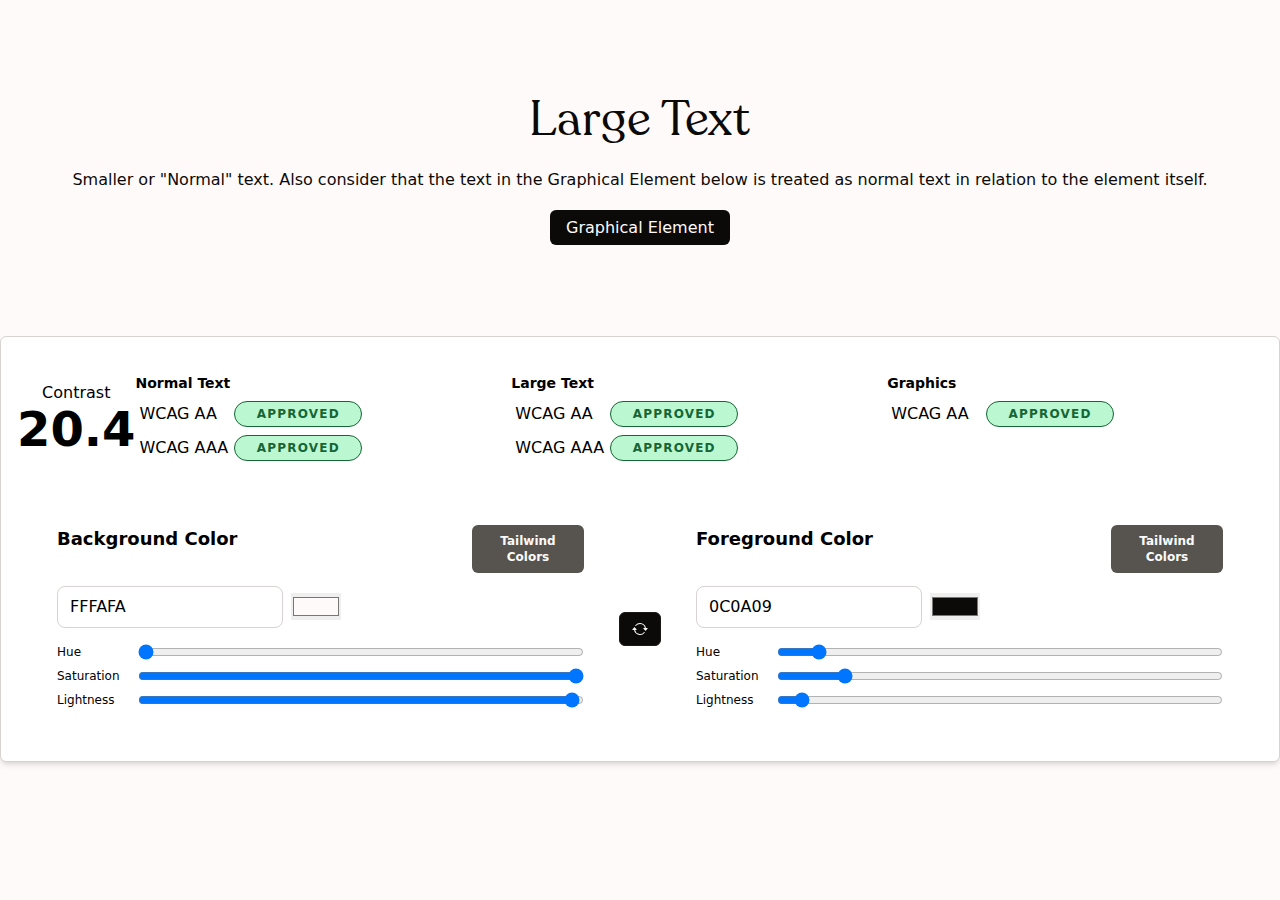
<file: contrastchecker/index.html>
<!doctype html>
<html lang="en">
  <head>
    <meta charset="UTF-8" />
    <link rel="icon" type="image/svg+xml" href="/contrastchecker/vite.svg" />
    <meta name="viewport" content="width=device-width, initial-scale=1.0" />
    <title>Contrast Checker</title>
    <script type="module" crossorigin src="/contrastchecker/assets/index-rsbrxkSv.js"></script>
    <link rel="stylesheet" crossorigin href="/contrastchecker/assets/index-ZEm1HzT3.css">
  </head>
  <body>
    <div id="root"></div>
  </body>
</html>
</file>
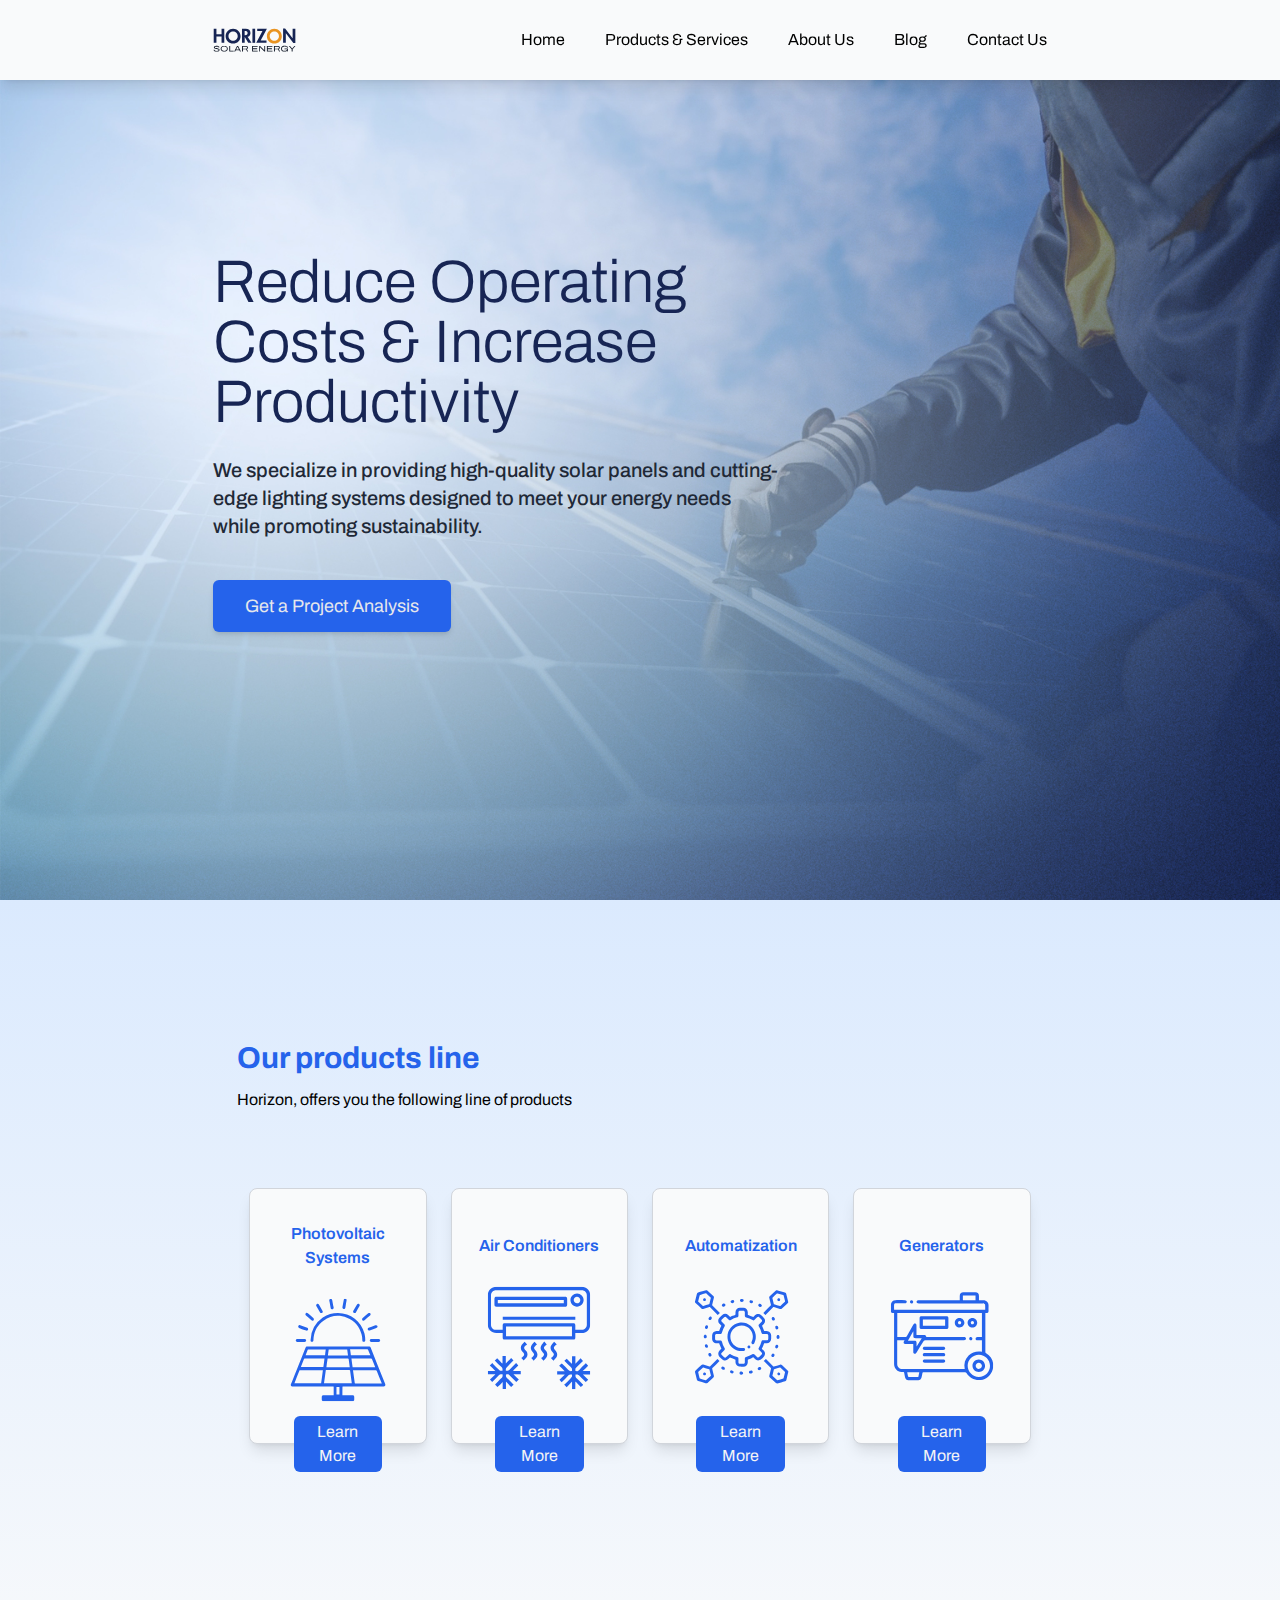
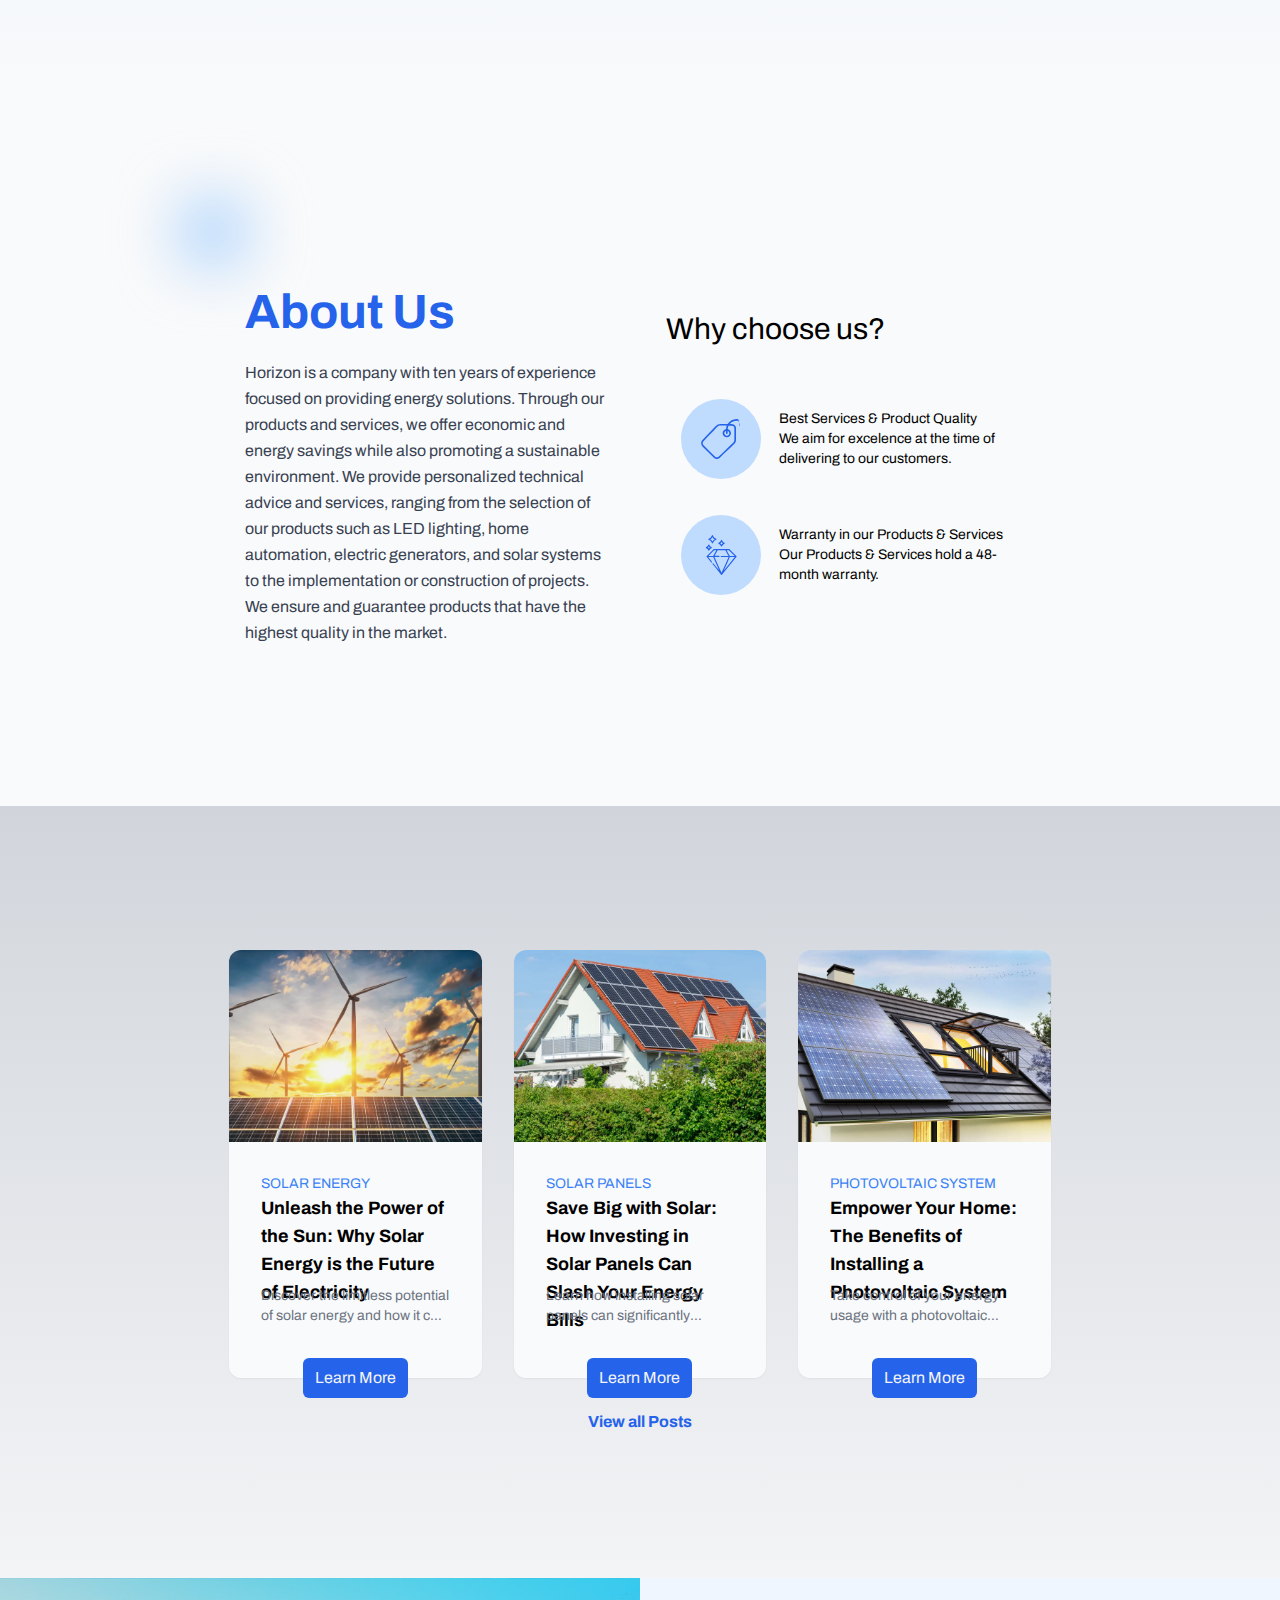
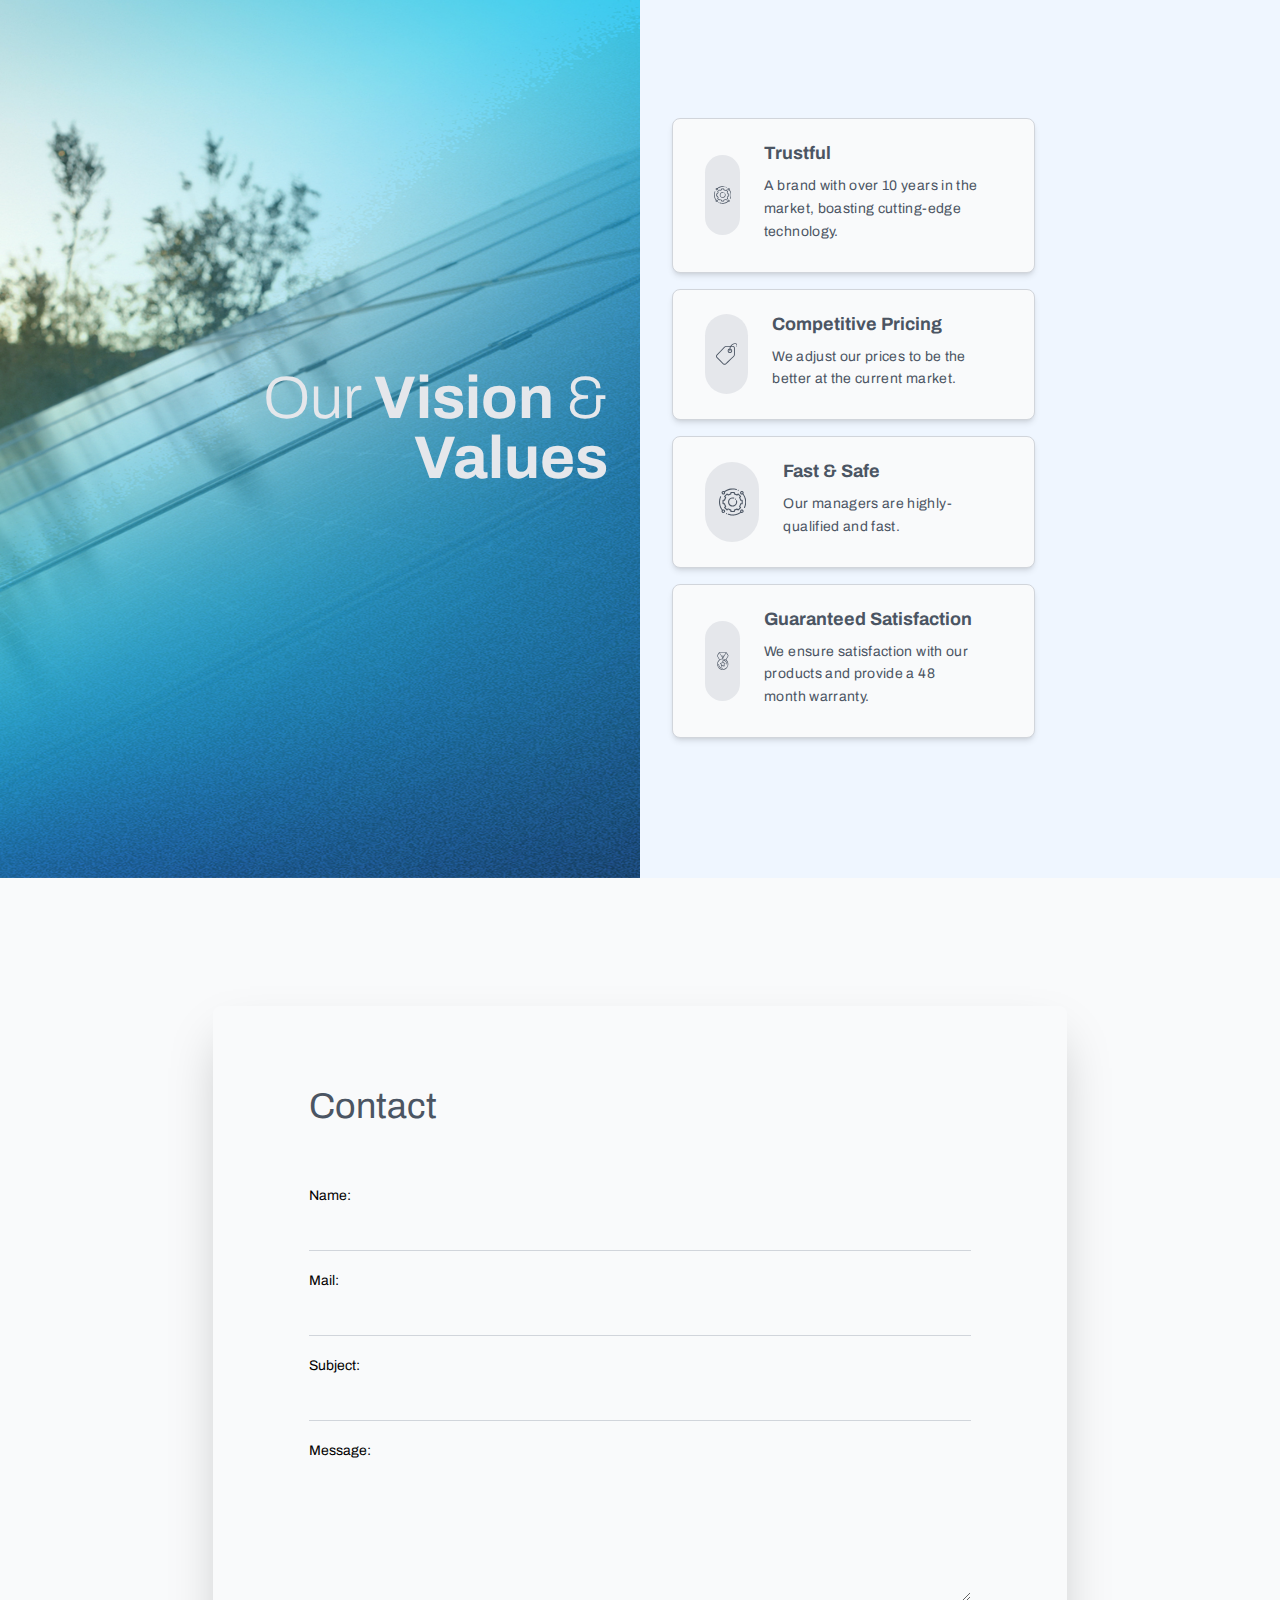
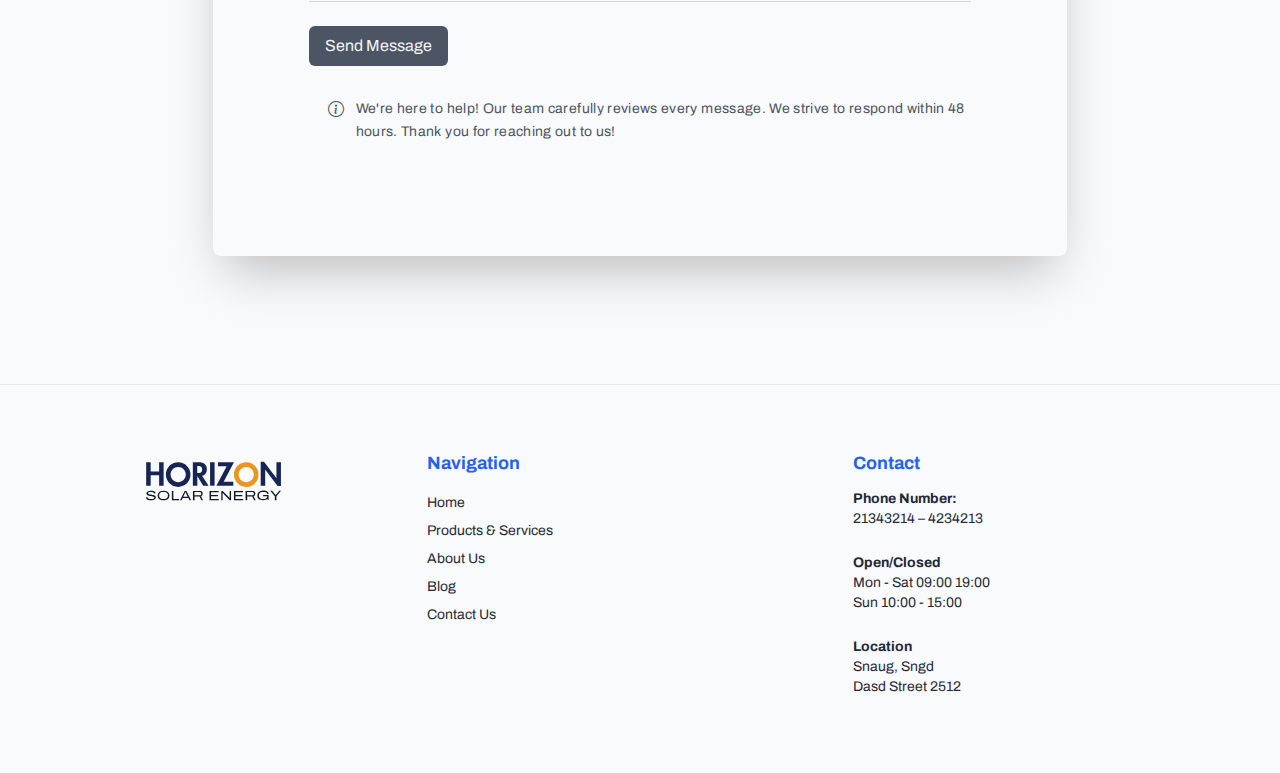
<file: horizon/index.html>
<!doctype html>
<html lang="en">
  <head>
    <meta charset="UTF-8" />
    <link rel="icon" type="image/svg+xml" href="/horizon/favicon.svg" />
    <meta name="viewport" content="width=device-width, initial-scale=1.0" />
    <link href="https://fonts.googleapis.com/css2?family=Archivo:ital,wght@0,100..900;1,100..900&display=swap" rel="stylesheet">
    <link rel="stylesheet" href="https://cdn.jsdelivr.net/npm/bootstrap-icons@1.11.3/font/bootstrap-icons.min.css">
    <title>Horizon</title>
	<!-- Test -->
    <script type="module" crossorigin src="/horizon/assets/index-BCf--vk2.js"></script>
    <link rel="stylesheet" crossorigin href="/horizon/assets/index-DGvfvACC.css">
  </head>
  <body>
    <div id="root"></div>
  </body>
</html>
</file>
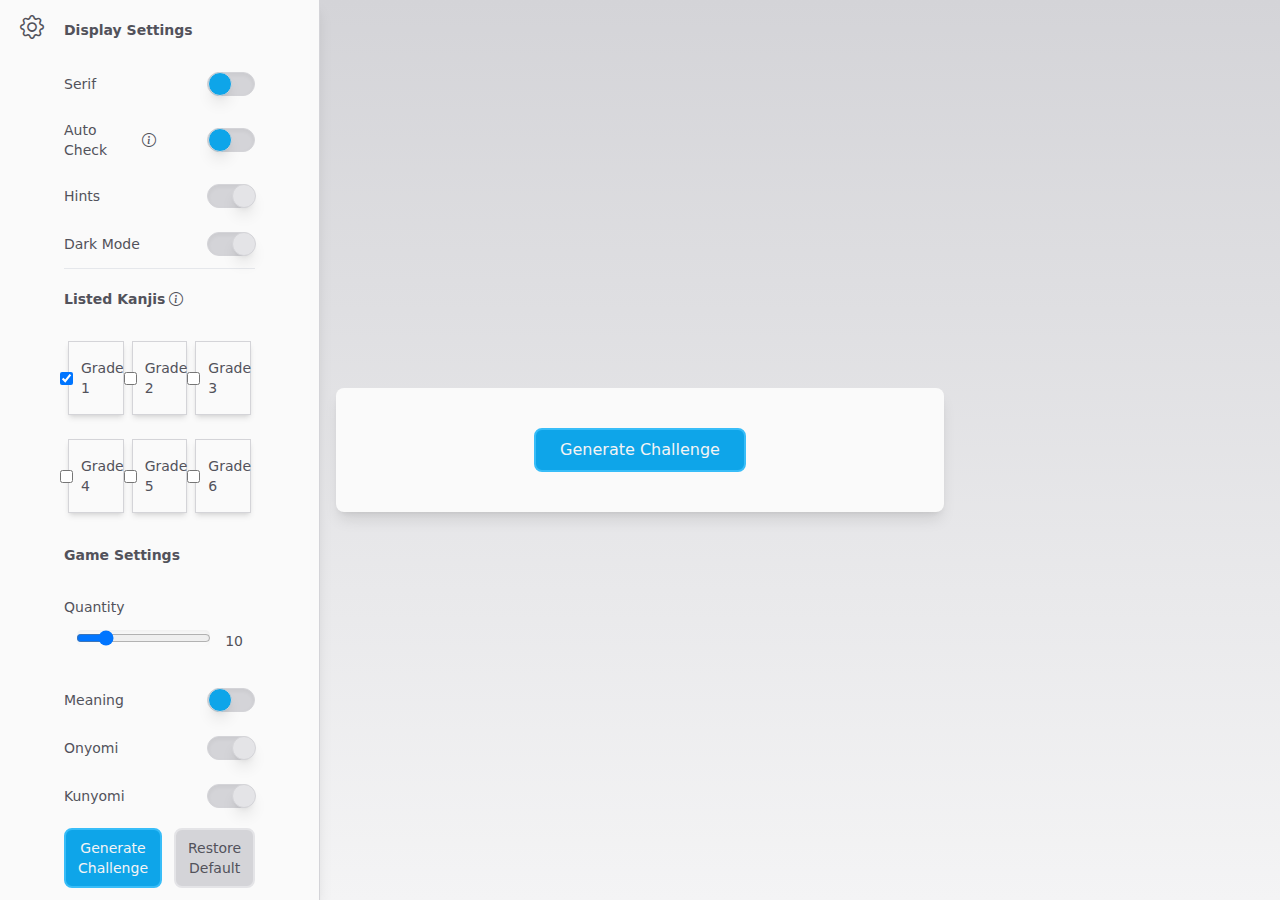
<file: kanjiapp/index.html>
<!doctype html>
<html lang="en">
  <head>
    <meta charset="UTF-8" />
    <link rel="icon" type="image/svg+xml" href="/kanjiapp/logo-circle.svg" />
    <meta name="viewport" content="width=device-width, initial-scale=1.0" />
	<!--<link href="https://fonts.googleapis.com/css2?family=Noto+Serif+JP&display=swap" rel="stylesheet">-->
	<link href="https://fonts.googleapis.com/css2?family=Noto+Sans+JP:wght@100..900&&family=Noto+Serif+JP&display=swap" rel="stylesheet">
    <title>Kanji Tool</title>
	<link rel="stylesheet" href="https://cdn.jsdelivr.net/npm/bootstrap-icons@1.11.3/font/bootstrap-icons.min.css">
    <script type="module" crossorigin src="/kanjiapp/assets/index-BsKrxjZx.js"></script>
    <link rel="stylesheet" crossorigin href="/kanjiapp/assets/index-RCgk-l9P.css">
  </head>
  <body>
    <div id="root"></div>
  </body>
</html>
</file>
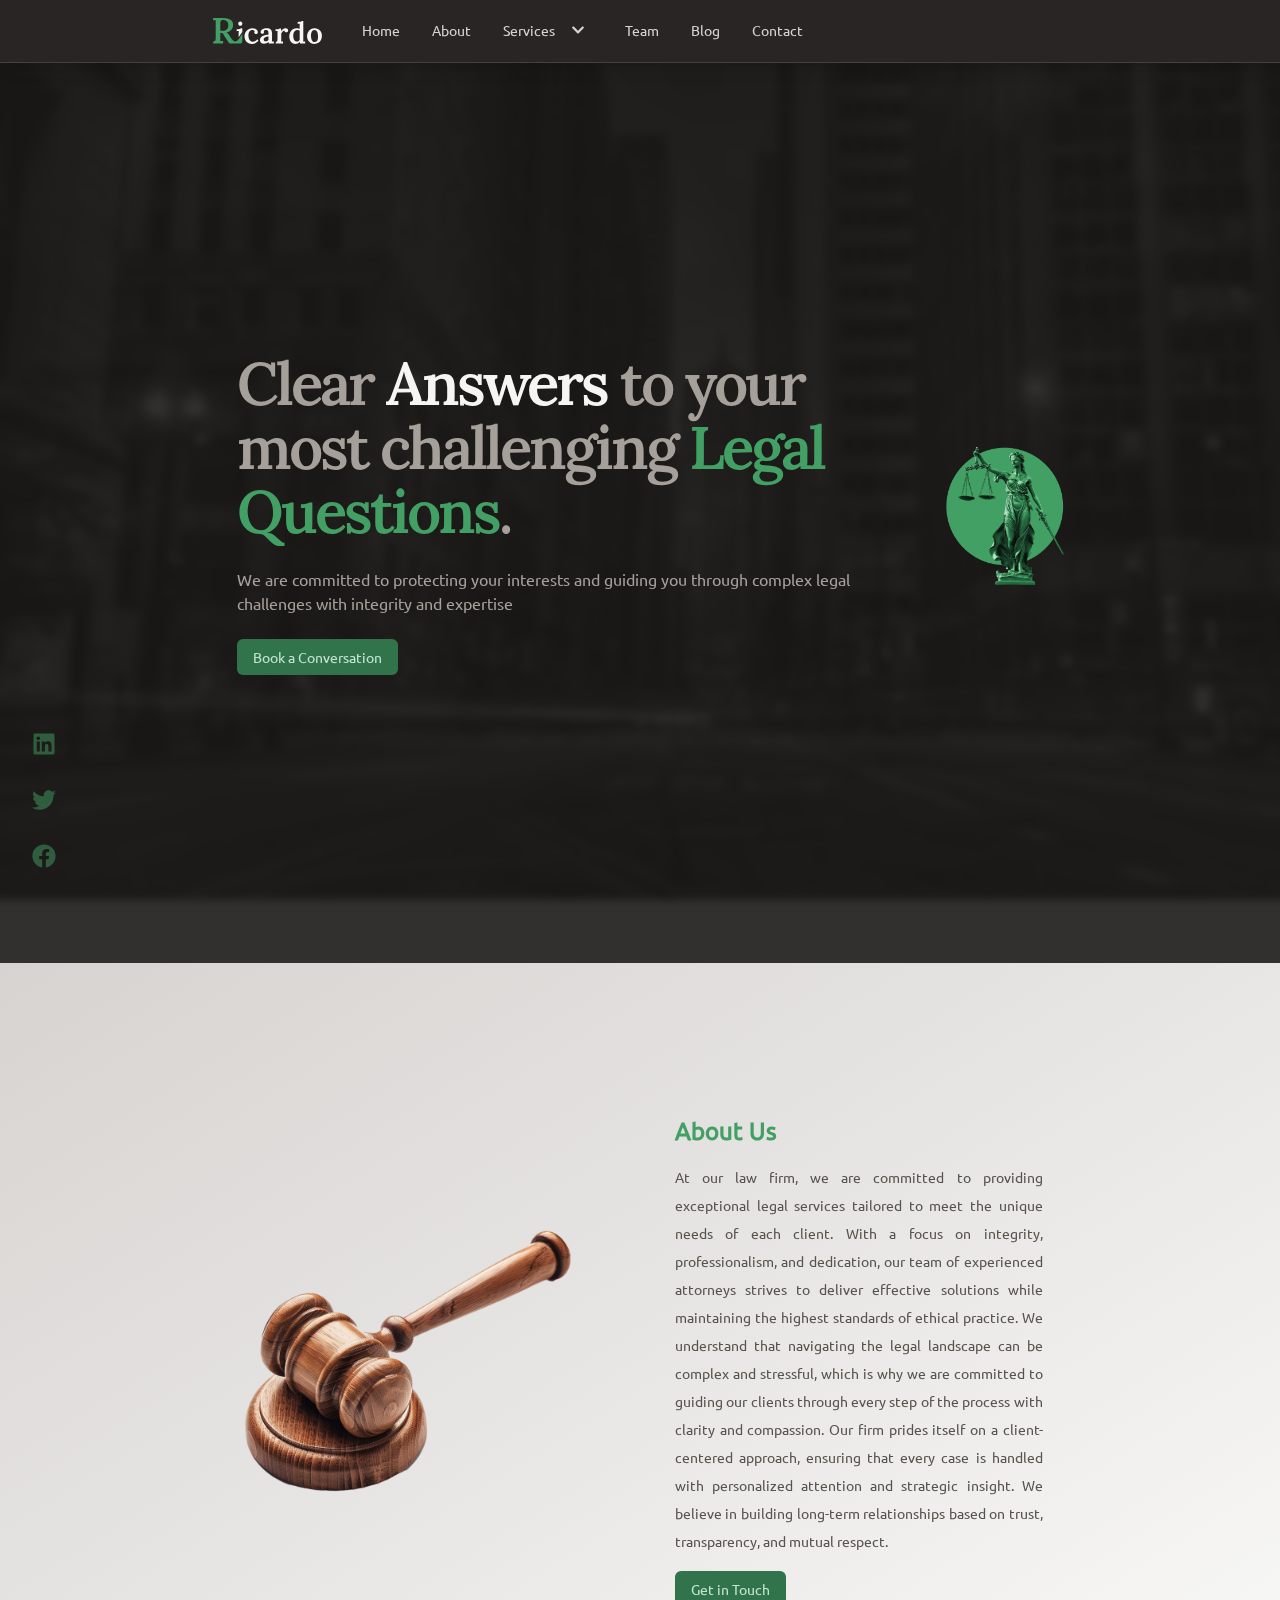
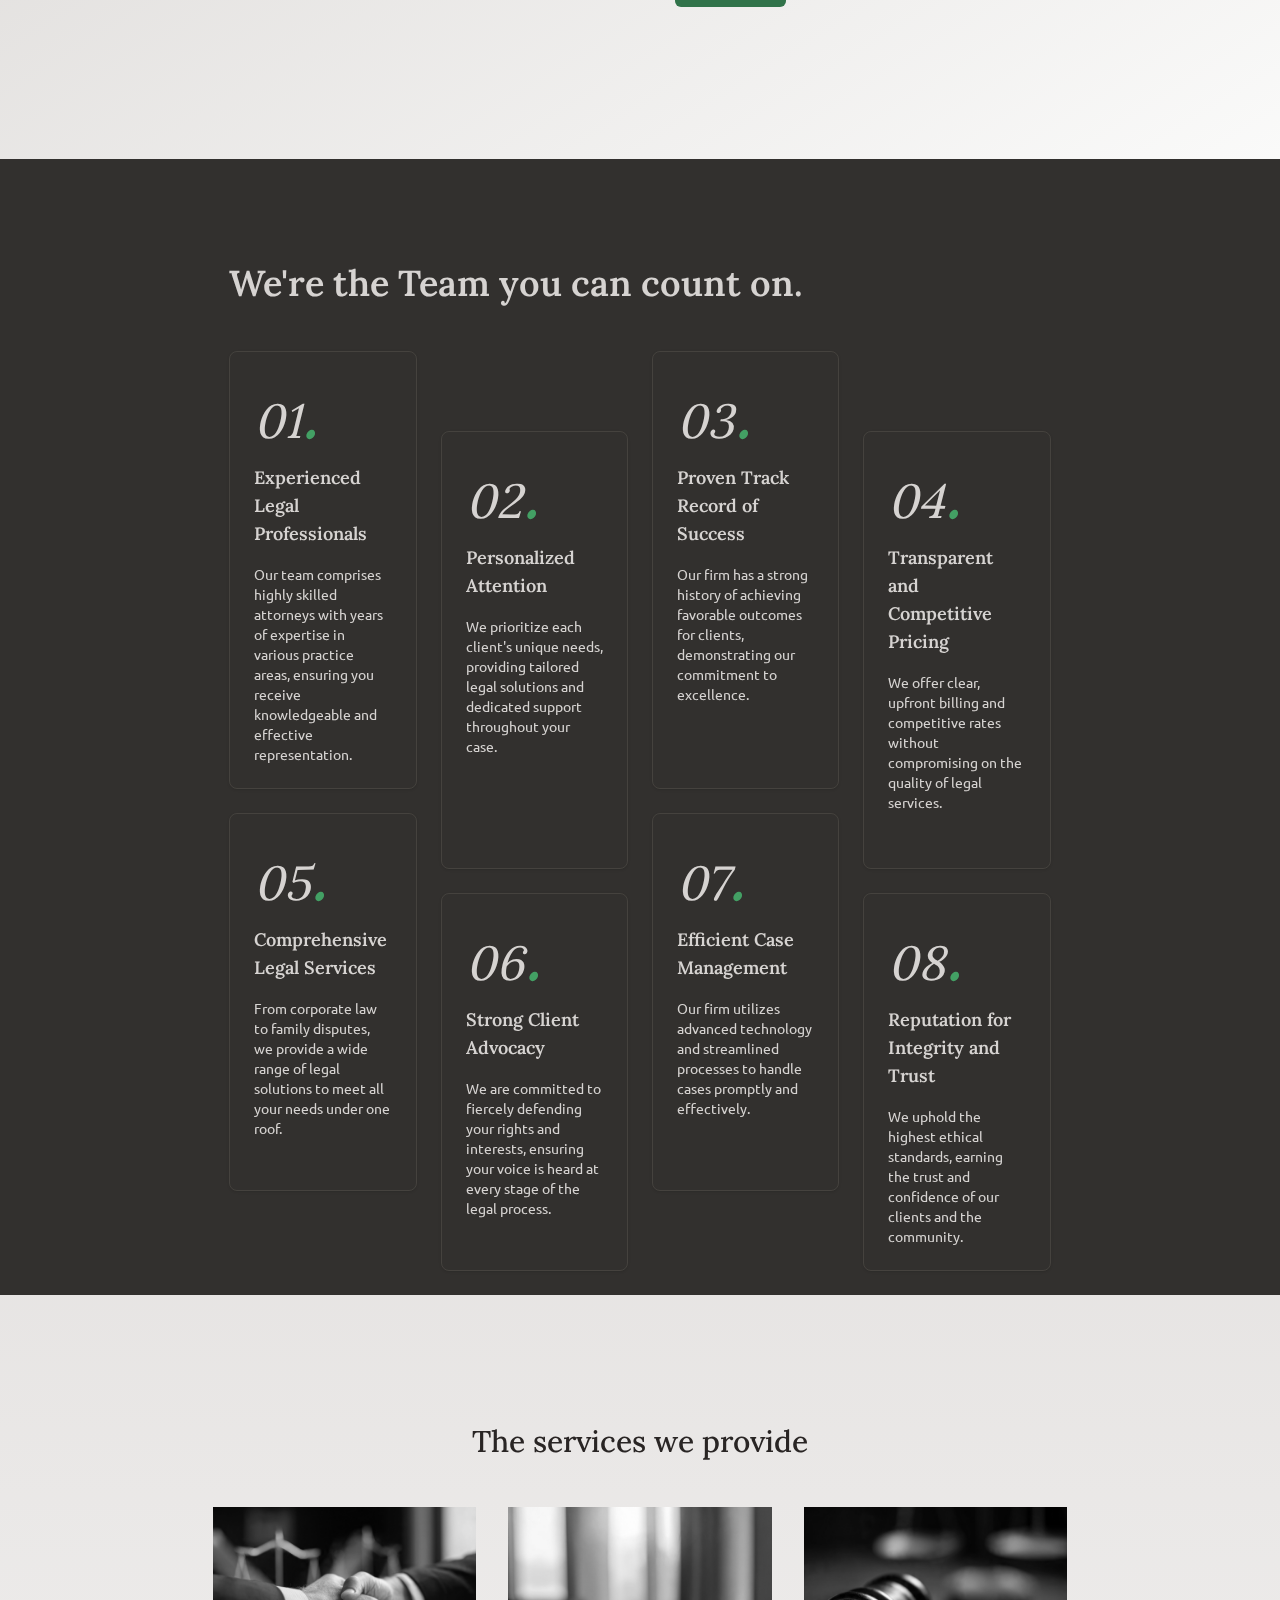
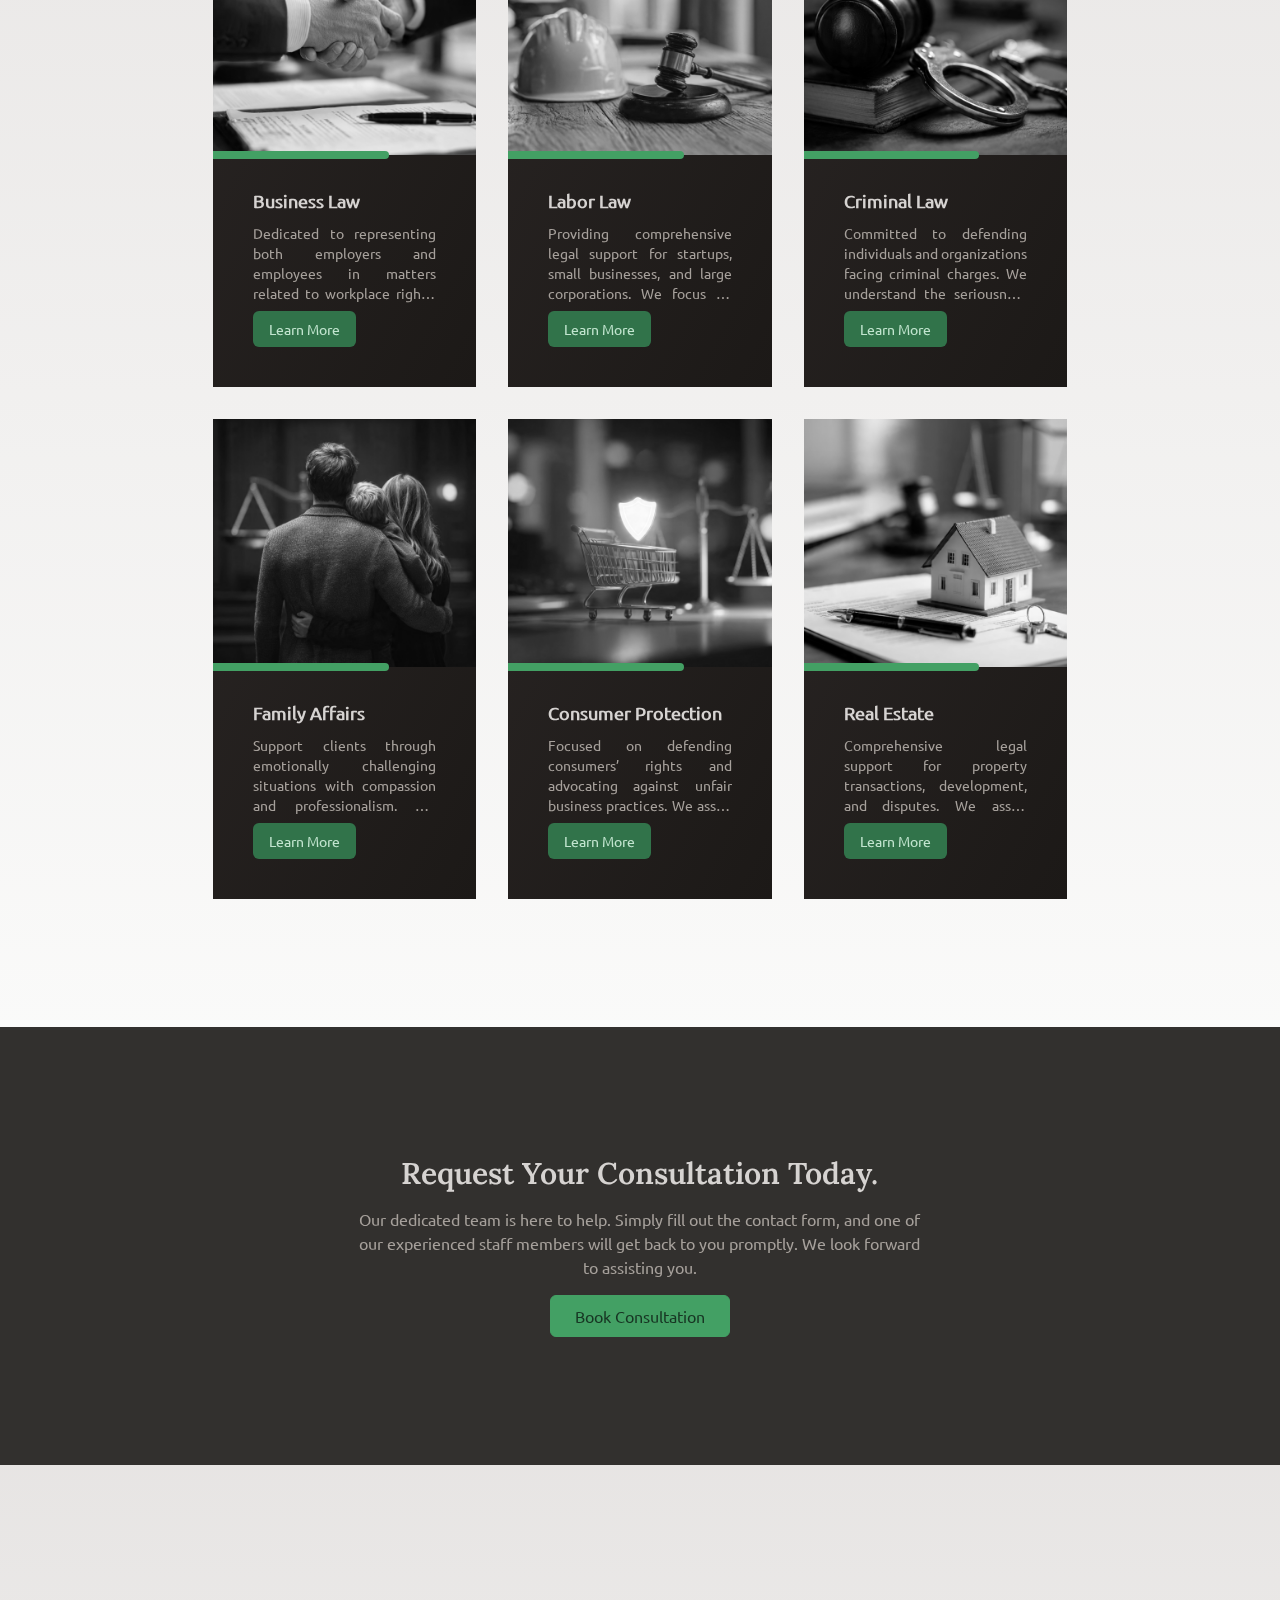
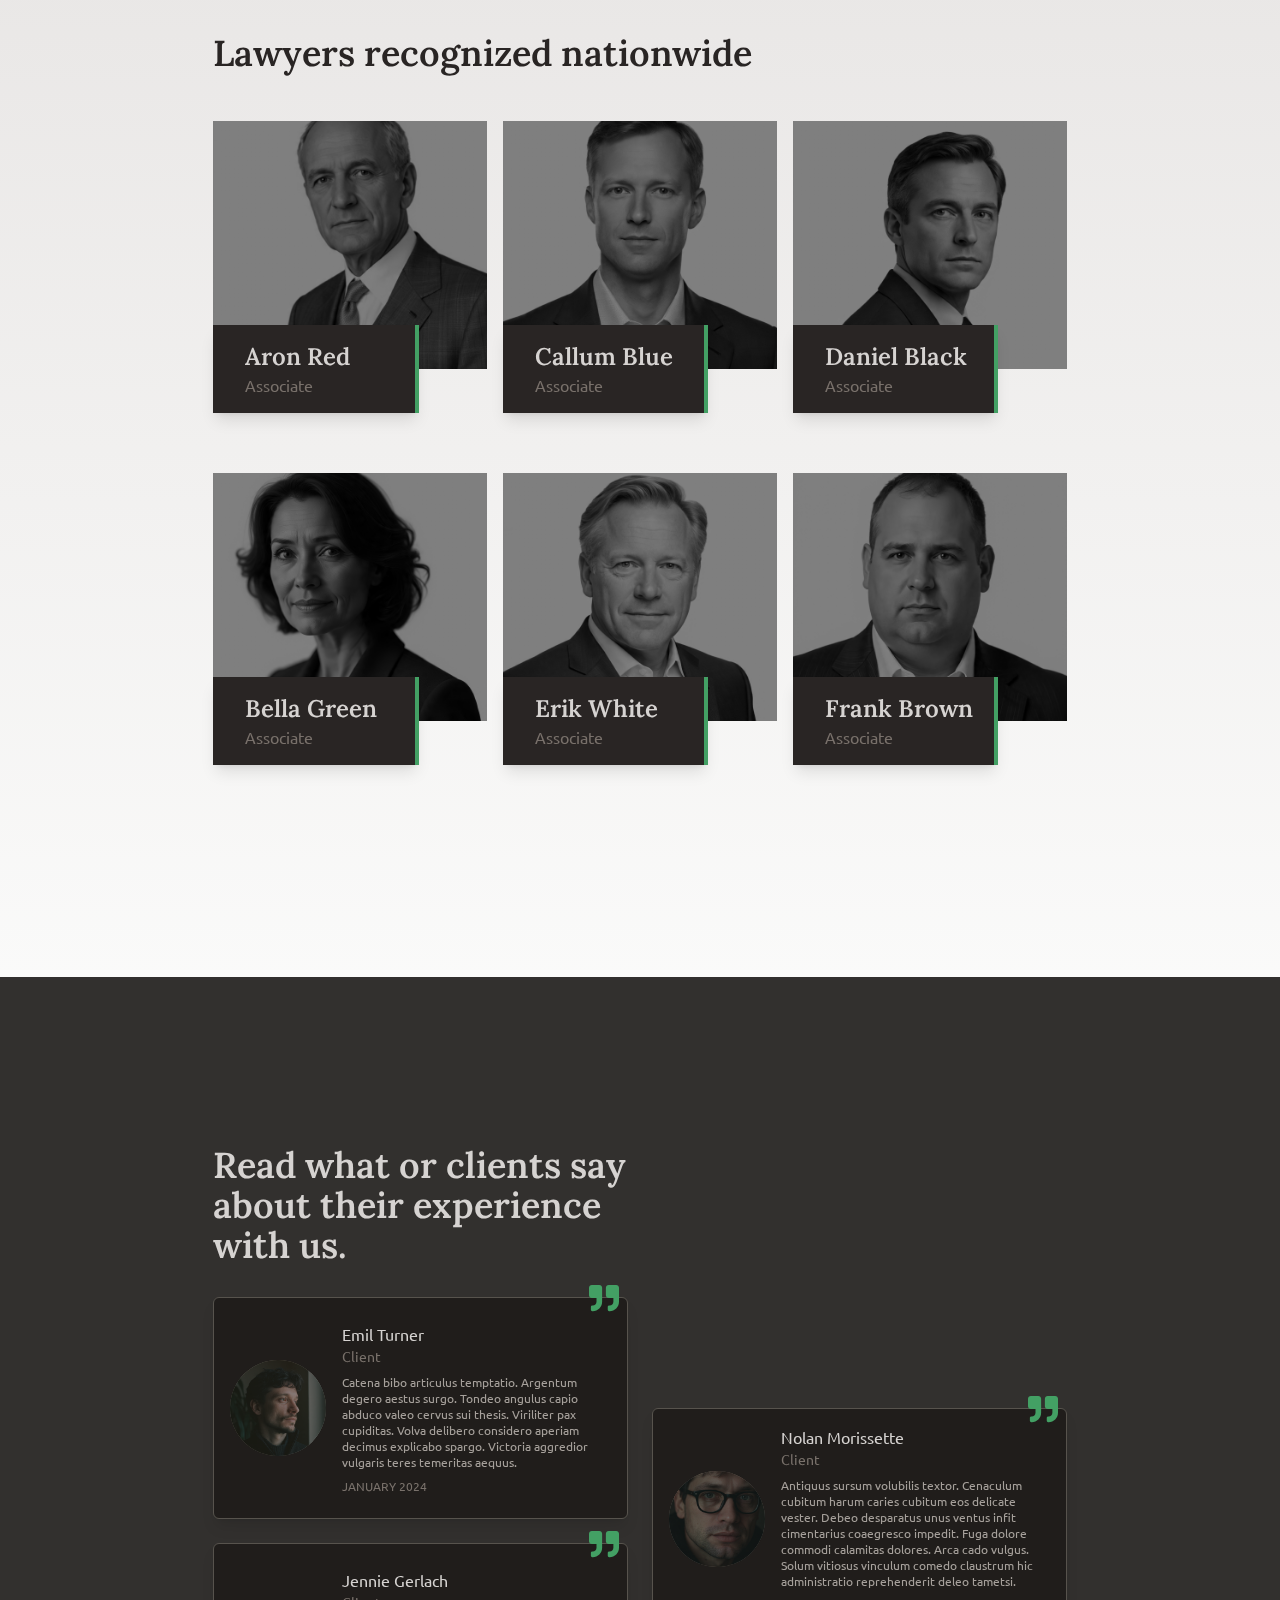
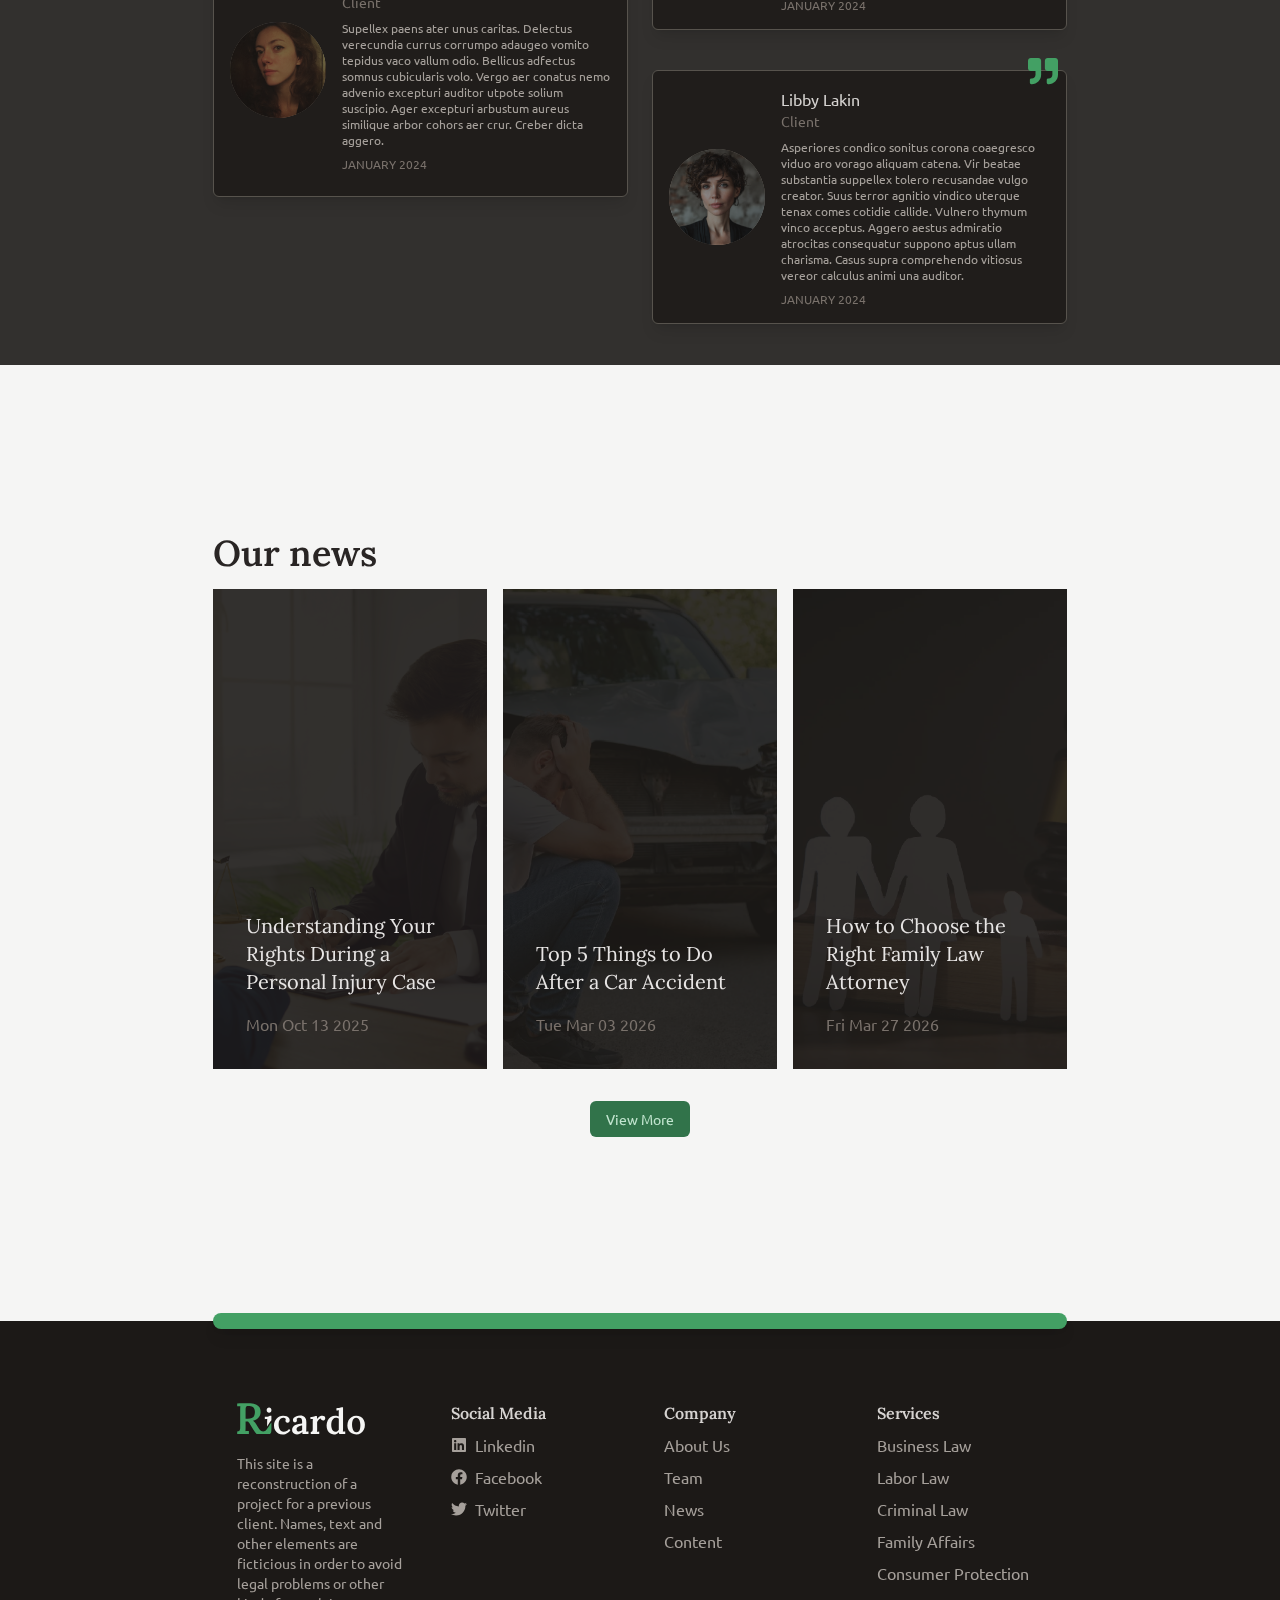
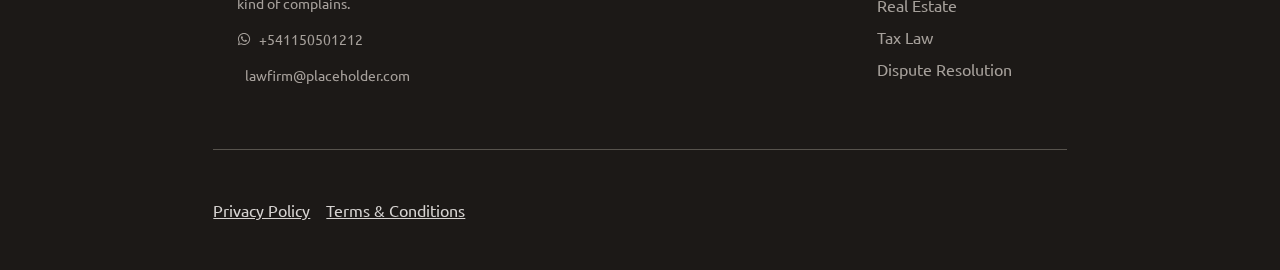
<file: lawfirm/index.html>
<!doctype html>
<html lang="en">
  <head>
    <meta charset="UTF-8" />
    <link rel="icon" type="image/svg+xml" href="/lawfirm/vite.svg" />
    <meta name="viewport" content="width=device-width, initial-scale=1.0" />
    <title>Vite + React + TS</title>
    <script type="module" crossorigin src="/lawfirm/assets/index-DiEOKVdI.js"></script>
    <link rel="stylesheet" crossorigin href="/lawfirm/assets/index-BIpYfFOr.css">
  </head>
  <body>
    <div id="root"></div>
  </body>
</html>
</file>
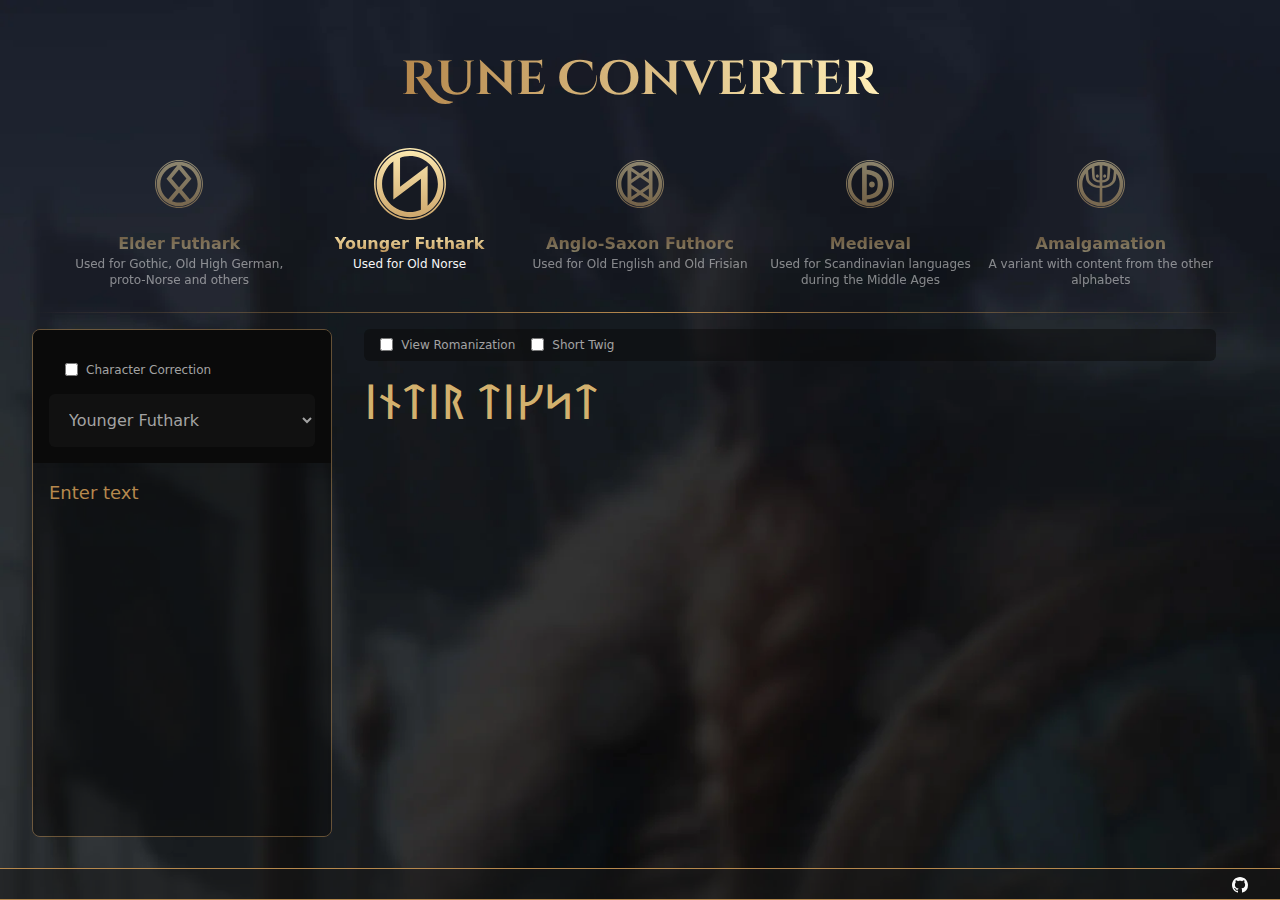
<file: runetranscript/index.html>
<!doctype html>
<html lang="en">
  <head>
    <meta charset="UTF-8" />
    <link rel="icon" type="image/svg+xml" href="/runetranscript/logo.svg" />
    <meta name="viewport" content="width=device-width, initial-scale=1.0" />
	<link href="https://fonts.googleapis.com/css2?family=Cinzel+Decorative:wght@400;700;900&family=Noto+Sans+Runic&display=swap" rel="stylesheet">
    <title>Rune Converter</title>
    <script type="module" crossorigin src="/runetranscript/assets/index-CmgRk3we.js"></script>
    <link rel="stylesheet" crossorigin href="/runetranscript/assets/index-CAavPPLB.css">
  </head>
  <body>
    <div id="root"></div>
  </body>
</html>
</file>
<file: contrastchecker/assets/index-ZEm1HzT3.css>
*,:before,:after{box-sizing:border-box;border-width:0;border-style:solid;border-color:#e5e7eb}:before,:after{--tw-content: ""}html,:host{line-height:1.5;-webkit-text-size-adjust:100%;-moz-tab-size:4;-o-tab-size:4;tab-size:4;font-family:ui-sans-serif,system-ui,sans-serif,"Apple Color Emoji","Segoe UI Emoji",Segoe UI Symbol,"Noto Color Emoji";font-feature-settings:normal;font-variation-settings:normal;-webkit-tap-highlight-color:transparent}body{margin:0;line-height:inherit}hr{height:0;color:inherit;border-top-width:1px}abbr:where([title]){-webkit-text-decoration:underline dotted;text-decoration:underline dotted}h1,h2,h3,h4,h5,h6{font-size:inherit;font-weight:inherit}a{color:inherit;text-decoration:inherit}b,strong{font-weight:bolder}code,kbd,samp,pre{font-family:ui-monospace,SFMono-Regular,Menlo,Monaco,Consolas,Liberation Mono,Courier New,monospace;font-feature-settings:normal;font-variation-settings:normal;font-size:1em}small{font-size:80%}sub,sup{font-size:75%;line-height:0;position:relative;vertical-align:baseline}sub{bottom:-.25em}sup{top:-.5em}table{text-indent:0;border-color:inherit;border-collapse:collapse}button,input,optgroup,select,textarea{font-family:inherit;font-feature-settings:inherit;font-variation-settings:inherit;font-size:100%;font-weight:inherit;line-height:inherit;color:inherit;margin:0;padding:0}button,select{text-transform:none}button,[type=button],[type=reset],[type=submit]{-webkit-appearance:button;background-color:transparent;background-image:none}:-moz-focusring{outline:auto}:-moz-ui-invalid{box-shadow:none}progress{vertical-align:baseline}::-webkit-inner-spin-button,::-webkit-outer-spin-button{height:auto}[type=search]{-webkit-appearance:textfield;outline-offset:-2px}::-webkit-search-decoration{-webkit-appearance:none}::-webkit-file-upload-button{-webkit-appearance:button;font:inherit}summary{display:list-item}blockquote,dl,dd,h1,h2,h3,h4,h5,h6,hr,figure,p,pre{margin:0}fieldset{margin:0;padding:0}legend{padding:0}ol,ul,menu{list-style:none;margin:0;padding:0}dialog{padding:0}textarea{resize:vertical}input::-moz-placeholder,textarea::-moz-placeholder{opacity:1;color:#9ca3af}input::placeholder,textarea::placeholder{opacity:1;color:#9ca3af}button,[role=button]{cursor:pointer}:disabled{cursor:default}img,svg,video,canvas,audio,iframe,embed,object{display:block;vertical-align:middle}img,video{max-width:100%;height:auto}[hidden]{display:none}*,:before,:after{--tw-border-spacing-x: 0;--tw-border-spacing-y: 0;--tw-translate-x: 0;--tw-translate-y: 0;--tw-rotate: 0;--tw-skew-x: 0;--tw-skew-y: 0;--tw-scale-x: 1;--tw-scale-y: 1;--tw-pan-x: ;--tw-pan-y: ;--tw-pinch-zoom: ;--tw-scroll-snap-strictness: proximity;--tw-gradient-from-position: ;--tw-gradient-via-position: ;--tw-gradient-to-position: ;--tw-ordinal: ;--tw-slashed-zero: ;--tw-numeric-figure: ;--tw-numeric-spacing: ;--tw-numeric-fraction: ;--tw-ring-inset: ;--tw-ring-offset-width: 0px;--tw-ring-offset-color: #fff;--tw-ring-color: rgb(59 130 246 / .5);--tw-ring-offset-shadow: 0 0 #0000;--tw-ring-shadow: 0 0 #0000;--tw-shadow: 0 0 #0000;--tw-shadow-colored: 0 0 #0000;--tw-blur: ;--tw-brightness: ;--tw-contrast: ;--tw-grayscale: ;--tw-hue-rotate: ;--tw-invert: ;--tw-saturate: ;--tw-sepia: ;--tw-drop-shadow: ;--tw-backdrop-blur: ;--tw-backdrop-brightness: ;--tw-backdrop-contrast: ;--tw-backdrop-grayscale: ;--tw-backdrop-hue-rotate: ;--tw-backdrop-invert: ;--tw-backdrop-opacity: ;--tw-backdrop-saturate: ;--tw-backdrop-sepia: }::backdrop{--tw-border-spacing-x: 0;--tw-border-spacing-y: 0;--tw-translate-x: 0;--tw-translate-y: 0;--tw-rotate: 0;--tw-skew-x: 0;--tw-skew-y: 0;--tw-scale-x: 1;--tw-scale-y: 1;--tw-pan-x: ;--tw-pan-y: ;--tw-pinch-zoom: ;--tw-scroll-snap-strictness: proximity;--tw-gradient-from-position: ;--tw-gradient-via-position: ;--tw-gradient-to-position: ;--tw-ordinal: ;--tw-slashed-zero: ;--tw-numeric-figure: ;--tw-numeric-spacing: ;--tw-numeric-fraction: ;--tw-ring-inset: ;--tw-ring-offset-width: 0px;--tw-ring-offset-color: #fff;--tw-ring-color: rgb(59 130 246 / .5);--tw-ring-offset-shadow: 0 0 #0000;--tw-ring-shadow: 0 0 #0000;--tw-shadow: 0 0 #0000;--tw-shadow-colored: 0 0 #0000;--tw-blur: ;--tw-brightness: ;--tw-contrast: ;--tw-grayscale: ;--tw-hue-rotate: ;--tw-invert: ;--tw-saturate: ;--tw-sepia: ;--tw-drop-shadow: ;--tw-backdrop-blur: ;--tw-backdrop-brightness: ;--tw-backdrop-contrast: ;--tw-backdrop-grayscale: ;--tw-backdrop-hue-rotate: ;--tw-backdrop-invert: ;--tw-backdrop-opacity: ;--tw-backdrop-saturate: ;--tw-backdrop-sepia: }.container{width:100%}@media (min-width: 640px){.container{max-width:640px}}@media (min-width: 768px){.container{max-width:768px}}@media (min-width: 1024px){.container{max-width:1024px}}@media (min-width: 1280px){.container{max-width:1280px}}@media (min-width: 1536px){.container{max-width:1536px}}.absolute{position:absolute}.relative{position:relative}.z-10{z-index:10}.m-2{margin:.5rem}.m-auto{margin:auto}.my-2{margin-top:.5rem;margin-bottom:.5rem}.my-3{margin-top:.75rem;margin-bottom:.75rem}.mr-2{margin-right:.5rem}.block{display:block}.inline-block{display:inline-block}.flex{display:flex}.hidden{display:none}.h-8{height:2rem}.max-h-40{max-height:10rem}.min-h-40{min-height:10rem}.min-h-screen{min-height:100vh}.w-24{width:6rem}.w-28{width:7rem}.w-32{width:8rem}.w-8{width:2rem}.w-full{width:100%}.cursor-pointer{cursor:pointer}.flex-wrap{flex-wrap:wrap}.items-center{align-items:center}.justify-center{justify-content:center}.overflow-hidden{overflow:hidden}.overflow-y-scroll{overflow-y:scroll}.rounded-full{border-radius:9999px}.rounded-lg{border-radius:.5rem}.rounded-md{border-radius:.375rem}.border{border-width:1px}.border-green-800{--tw-border-opacity: 1;border-color:rgb(22 101 52 / var(--tw-border-opacity))}.border-red-800{--tw-border-opacity: 1;border-color:rgb(153 27 27 / var(--tw-border-opacity))}.border-stone-300{--tw-border-opacity: 1;border-color:rgb(214 211 209 / var(--tw-border-opacity))}.border-stone-900{--tw-border-opacity: 1;border-color:rgb(28 25 23 / var(--tw-border-opacity))}.bg-green-200{--tw-bg-opacity: 1;background-color:rgb(187 247 208 / var(--tw-bg-opacity))}.bg-red-200{--tw-bg-opacity: 1;background-color:rgb(254 202 202 / var(--tw-bg-opacity))}.bg-stone-300{--tw-bg-opacity: 1;background-color:rgb(214 211 209 / var(--tw-bg-opacity))}.bg-stone-600{--tw-bg-opacity: 1;background-color:rgb(87 83 78 / var(--tw-bg-opacity))}.bg-stone-950{--tw-bg-opacity: 1;background-color:rgb(12 10 9 / var(--tw-bg-opacity))}.bg-white{--tw-bg-opacity: 1;background-color:rgb(255 255 255 / var(--tw-bg-opacity))}.p-1{padding:.25rem}.p-2{padding:.5rem}.p-4{padding:1rem}.p-8{padding:2rem}.px-2{padding-left:.5rem;padding-right:.5rem}.px-3{padding-left:.75rem;padding-right:.75rem}.px-4{padding-left:1rem;padding-right:1rem}.py-1{padding-top:.25rem;padding-bottom:.25rem}.py-16{padding-top:4rem;padding-bottom:4rem}.py-2{padding-top:.5rem;padding-bottom:.5rem}.py-3{padding-top:.75rem;padding-bottom:.75rem}.py-4{padding-top:1rem;padding-bottom:1rem}.py-6{padding-top:1.5rem;padding-bottom:1.5rem}.text-center{text-align:center}.text-end{text-align:end}.font-heading{font-family:Barrio de Chetos}.text-5xl{font-size:3rem;line-height:1}.text-base{font-size:1rem;line-height:1.5rem}.text-lg{font-size:1.125rem;line-height:1.75rem}.text-sm{font-size:.875rem;line-height:1.25rem}.text-xs{font-size:.75rem;line-height:1rem}.font-bold{font-weight:700}.font-semibold{font-weight:600}.uppercase{text-transform:uppercase}.tracking-widest{letter-spacing:.1em}.text-green-800{--tw-text-opacity: 1;color:rgb(22 101 52 / var(--tw-text-opacity))}.text-red-800{--tw-text-opacity: 1;color:rgb(153 27 27 / var(--tw-text-opacity))}.text-stone-50{--tw-text-opacity: 1;color:rgb(250 250 249 / var(--tw-text-opacity))}.text-stone-500{--tw-text-opacity: 1;color:rgb(120 113 108 / var(--tw-text-opacity))}.shadow-md{--tw-shadow: 0 4px 6px -1px rgb(0 0 0 / .1), 0 2px 4px -2px rgb(0 0 0 / .1);--tw-shadow-colored: 0 4px 6px -1px var(--tw-shadow-color), 0 2px 4px -2px var(--tw-shadow-color);box-shadow:var(--tw-ring-offset-shadow, 0 0 #0000),var(--tw-ring-shadow, 0 0 #0000),var(--tw-shadow)}.transition{transition-property:color,background-color,border-color,text-decoration-color,fill,stroke,opacity,box-shadow,transform,filter,-webkit-backdrop-filter;transition-property:color,background-color,border-color,text-decoration-color,fill,stroke,opacity,box-shadow,transform,filter,backdrop-filter;transition-property:color,background-color,border-color,text-decoration-color,fill,stroke,opacity,box-shadow,transform,filter,backdrop-filter,-webkit-backdrop-filter;transition-timing-function:cubic-bezier(.4,0,.2,1);transition-duration:.15s}@font-face{font-family:Barrio de Chetos;src:url(/contrastchecker/assets/Recoleta-Regular-4EBmXsAH.ttf)}.cc-hidden-scroll::-webkit-scrollbar{display:none}.cc-hidden-scroll{-ms-overflow-style:none;scrollbar-width:none}@media (min-width: 1024px){.lg\:flex-nowrap{flex-wrap:nowrap}.lg\:rounded-md{border-radius:.375rem}.lg\:px-10{padding-left:2.5rem;padding-right:2.5rem}}
</file>
<file: horizon/assets/index-DGvfvACC.css>
*,:before,:after{box-sizing:border-box;border-width:0;border-style:solid;border-color:#e5e7eb}:before,:after{--tw-content: ""}html,:host{line-height:1.5;-webkit-text-size-adjust:100%;-moz-tab-size:4;-o-tab-size:4;tab-size:4;font-family:Archivo;font-feature-settings:normal;font-variation-settings:normal;-webkit-tap-highlight-color:transparent}body{margin:0;line-height:inherit}hr{height:0;color:inherit;border-top-width:1px}abbr:where([title]){-webkit-text-decoration:underline dotted;text-decoration:underline dotted}h1,h2,h3,h4,h5,h6{font-size:inherit;font-weight:inherit}a{color:inherit;text-decoration:inherit}b,strong{font-weight:bolder}code,kbd,samp,pre{font-family:ui-monospace,SFMono-Regular,Menlo,Monaco,Consolas,Liberation Mono,Courier New,monospace;font-feature-settings:normal;font-variation-settings:normal;font-size:1em}small{font-size:80%}sub,sup{font-size:75%;line-height:0;position:relative;vertical-align:baseline}sub{bottom:-.25em}sup{top:-.5em}table{text-indent:0;border-color:inherit;border-collapse:collapse}button,input,optgroup,select,textarea{font-family:inherit;font-feature-settings:inherit;font-variation-settings:inherit;font-size:100%;font-weight:inherit;line-height:inherit;letter-spacing:inherit;color:inherit;margin:0;padding:0}button,select{text-transform:none}button,input:where([type=button]),input:where([type=reset]),input:where([type=submit]){-webkit-appearance:button;background-color:transparent;background-image:none}:-moz-focusring{outline:auto}:-moz-ui-invalid{box-shadow:none}progress{vertical-align:baseline}::-webkit-inner-spin-button,::-webkit-outer-spin-button{height:auto}[type=search]{-webkit-appearance:textfield;outline-offset:-2px}::-webkit-search-decoration{-webkit-appearance:none}::-webkit-file-upload-button{-webkit-appearance:button;font:inherit}summary{display:list-item}blockquote,dl,dd,h1,h2,h3,h4,h5,h6,hr,figure,p,pre{margin:0}fieldset{margin:0;padding:0}legend{padding:0}ol,ul,menu{list-style:none;margin:0;padding:0}dialog{padding:0}textarea{resize:vertical}input::-moz-placeholder,textarea::-moz-placeholder{opacity:1;color:#9ca3af}input::placeholder,textarea::placeholder{opacity:1;color:#9ca3af}button,[role=button]{cursor:pointer}:disabled{cursor:default}img,svg,video,canvas,audio,iframe,embed,object{display:block;vertical-align:middle}img,video{max-width:100%;height:auto}[hidden]{display:none}*,:before,:after{--tw-border-spacing-x: 0;--tw-border-spacing-y: 0;--tw-translate-x: 0;--tw-translate-y: 0;--tw-rotate: 0;--tw-skew-x: 0;--tw-skew-y: 0;--tw-scale-x: 1;--tw-scale-y: 1;--tw-pan-x: ;--tw-pan-y: ;--tw-pinch-zoom: ;--tw-scroll-snap-strictness: proximity;--tw-gradient-from-position: ;--tw-gradient-via-position: ;--tw-gradient-to-position: ;--tw-ordinal: ;--tw-slashed-zero: ;--tw-numeric-figure: ;--tw-numeric-spacing: ;--tw-numeric-fraction: ;--tw-ring-inset: ;--tw-ring-offset-width: 0px;--tw-ring-offset-color: #fff;--tw-ring-color: rgb(59 130 246 / .5);--tw-ring-offset-shadow: 0 0 #0000;--tw-ring-shadow: 0 0 #0000;--tw-shadow: 0 0 #0000;--tw-shadow-colored: 0 0 #0000;--tw-blur: ;--tw-brightness: ;--tw-contrast: ;--tw-grayscale: ;--tw-hue-rotate: ;--tw-invert: ;--tw-saturate: ;--tw-sepia: ;--tw-drop-shadow: ;--tw-backdrop-blur: ;--tw-backdrop-brightness: ;--tw-backdrop-contrast: ;--tw-backdrop-grayscale: ;--tw-backdrop-hue-rotate: ;--tw-backdrop-invert: ;--tw-backdrop-opacity: ;--tw-backdrop-saturate: ;--tw-backdrop-sepia: ;--tw-contain-size: ;--tw-contain-layout: ;--tw-contain-paint: ;--tw-contain-style: }::backdrop{--tw-border-spacing-x: 0;--tw-border-spacing-y: 0;--tw-translate-x: 0;--tw-translate-y: 0;--tw-rotate: 0;--tw-skew-x: 0;--tw-skew-y: 0;--tw-scale-x: 1;--tw-scale-y: 1;--tw-pan-x: ;--tw-pan-y: ;--tw-pinch-zoom: ;--tw-scroll-snap-strictness: proximity;--tw-gradient-from-position: ;--tw-gradient-via-position: ;--tw-gradient-to-position: ;--tw-ordinal: ;--tw-slashed-zero: ;--tw-numeric-figure: ;--tw-numeric-spacing: ;--tw-numeric-fraction: ;--tw-ring-inset: ;--tw-ring-offset-width: 0px;--tw-ring-offset-color: #fff;--tw-ring-color: rgb(59 130 246 / .5);--tw-ring-offset-shadow: 0 0 #0000;--tw-ring-shadow: 0 0 #0000;--tw-shadow: 0 0 #0000;--tw-shadow-colored: 0 0 #0000;--tw-blur: ;--tw-brightness: ;--tw-contrast: ;--tw-grayscale: ;--tw-hue-rotate: ;--tw-invert: ;--tw-saturate: ;--tw-sepia: ;--tw-drop-shadow: ;--tw-backdrop-blur: ;--tw-backdrop-brightness: ;--tw-backdrop-contrast: ;--tw-backdrop-grayscale: ;--tw-backdrop-hue-rotate: ;--tw-backdrop-invert: ;--tw-backdrop-opacity: ;--tw-backdrop-saturate: ;--tw-backdrop-sepia: ;--tw-contain-size: ;--tw-contain-layout: ;--tw-contain-paint: ;--tw-contain-style: }.container{width:100%}@media (min-width: 640px){.container{max-width:640px}}@media (min-width: 768px){.container{max-width:768px}}@media (min-width: 1024px){.container{max-width:1024px}}@media (min-width: 1280px){.container{max-width:1280px}}@media (min-width: 1536px){.container{max-width:1536px}}.cc-hide-scroll{-ms-overflow-style:none;scrollbar-width:none}.absolute{position:absolute}.relative{position:relative}.sticky{position:sticky}.left-0{left:0}.top-0{top:0}.z-0{z-index:0}.z-10{z-index:10}.z-20{z-index:20}.z-30{z-index:30}.m-auto{margin:auto}.mx-4{margin-left:1rem;margin-right:1rem}.mx-8{margin-left:2rem;margin-right:2rem}.my-2{margin-top:.5rem;margin-bottom:.5rem}.my-3{margin-top:.75rem;margin-bottom:.75rem}.my-4{margin-top:1rem;margin-bottom:1rem}.my-5{margin-top:1.25rem;margin-bottom:1.25rem}.my-6{margin-top:1.5rem;margin-bottom:1.5rem}.ml-auto{margin-left:auto}.mr-2{margin-right:.5rem}.mr-auto{margin-right:auto}.line-clamp-2{overflow:hidden;display:-webkit-box;-webkit-box-orient:vertical;-webkit-line-clamp:2}.line-clamp-4{overflow:hidden;display:-webkit-box;-webkit-box-orient:vertical;-webkit-line-clamp:4}.block{display:block}.inline-block{display:inline-block}.flex{display:flex}.grid{display:grid}.hidden{display:none}.h-1\/2{height:50%}.h-12{height:3rem}.h-16{height:4rem}.h-20{height:5rem}.h-32{height:8rem}.h-48{height:12rem}.h-64{height:16rem}.h-8{height:2rem}.h-auto{height:auto}.h-full{height:100%}.max-h-\[256px\]{max-height:256px}.min-h-screen{min-height:100vh}.w-1\/2{width:50%}.w-1\/3{width:33.333333%}.w-12{width:3rem}.w-2\/3{width:66.666667%}.w-20{width:5rem}.w-24{width:6rem}.w-3\/4{width:75%}.w-32{width:8rem}.w-auto{width:auto}.w-full{width:100%}.-translate-x-1\/2{--tw-translate-x: -50%;transform:translate(var(--tw-translate-x),var(--tw-translate-y)) rotate(var(--tw-rotate)) skew(var(--tw-skew-x)) skewY(var(--tw-skew-y)) scaleX(var(--tw-scale-x)) scaleY(var(--tw-scale-y))}.-translate-y-1\/2{--tw-translate-y: -50%;transform:translate(var(--tw-translate-x),var(--tw-translate-y)) rotate(var(--tw-rotate)) skew(var(--tw-skew-x)) skewY(var(--tw-skew-y)) scaleX(var(--tw-scale-x)) scaleY(var(--tw-scale-y))}.scale-50{--tw-scale-x: .5;--tw-scale-y: .5;transform:translate(var(--tw-translate-x),var(--tw-translate-y)) rotate(var(--tw-rotate)) skew(var(--tw-skew-x)) skewY(var(--tw-skew-y)) scaleX(var(--tw-scale-x)) scaleY(var(--tw-scale-y))}.scale-\[60\%\]{--tw-scale-x: 60%;--tw-scale-y: 60%;transform:translate(var(--tw-translate-x),var(--tw-translate-y)) rotate(var(--tw-rotate)) skew(var(--tw-skew-x)) skewY(var(--tw-skew-y)) scaleX(var(--tw-scale-x)) scaleY(var(--tw-scale-y))}.transform{transform:translate(var(--tw-translate-x),var(--tw-translate-y)) rotate(var(--tw-rotate)) skew(var(--tw-skew-x)) skewY(var(--tw-skew-y)) scaleX(var(--tw-scale-x)) scaleY(var(--tw-scale-y))}.cursor-pointer{cursor:pointer}.flex-col-reverse{flex-direction:column-reverse}.flex-wrap{flex-wrap:wrap}.flex-nowrap{flex-wrap:nowrap}.items-end{align-items:flex-end}.items-center{align-items:center}.justify-end{justify-content:flex-end}.justify-center{justify-content:center}.overflow-hidden{overflow:hidden}.overflow-x-scroll{overflow-x:scroll}.rounded-full{border-radius:9999px}.rounded-lg{border-radius:.5rem}.rounded-md{border-radius:.375rem}.rounded-xl{border-radius:.75rem}.rounded-r-lg{border-top-right-radius:.5rem;border-bottom-right-radius:.5rem}.rounded-t-xl{border-top-left-radius:.75rem;border-top-right-radius:.75rem}.border{border-width:1px}.border-b{border-bottom-width:1px}.border-l-4{border-left-width:4px}.border-t{border-top-width:1px}.border-primary-300{--tw-border-opacity: 1;border-color:rgb(209 213 219 / var(--tw-border-opacity))}.border-b-primary-300{--tw-border-opacity: 1;border-bottom-color:rgb(209 213 219 / var(--tw-border-opacity))}.border-l-primary-600{--tw-border-opacity: 1;border-left-color:rgb(75 85 99 / var(--tw-border-opacity))}.bg-accent-200{--tw-bg-opacity: 1;background-color:rgb(191 219 254 / var(--tw-bg-opacity))}.bg-accent-300{--tw-bg-opacity: 1;background-color:rgb(147 197 253 / var(--tw-bg-opacity))}.bg-accent-50{--tw-bg-opacity: 1;background-color:rgb(239 246 255 / var(--tw-bg-opacity))}.bg-accent-600{--tw-bg-opacity: 1;background-color:rgb(37 99 235 / var(--tw-bg-opacity))}.bg-accent-950{--tw-bg-opacity: 1;background-color:rgb(23 37 84 / var(--tw-bg-opacity))}.bg-primary-100{--tw-bg-opacity: 1;background-color:rgb(243 244 246 / var(--tw-bg-opacity))}.bg-primary-200{--tw-bg-opacity: 1;background-color:rgb(229 231 235 / var(--tw-bg-opacity))}.bg-primary-300{--tw-bg-opacity: 1;background-color:rgb(209 213 219 / var(--tw-bg-opacity))}.bg-primary-50{--tw-bg-opacity: 1;background-color:rgb(249 250 251 / var(--tw-bg-opacity))}.bg-primary-600{--tw-bg-opacity: 1;background-color:rgb(75 85 99 / var(--tw-bg-opacity))}.bg-transparent{background-color:transparent}.bg-white{--tw-bg-opacity: 1;background-color:rgb(255 255 255 / var(--tw-bg-opacity))}.bg-gradient-to-b{background-image:linear-gradient(to bottom,var(--tw-gradient-stops))}.bg-gradient-to-br{background-image:linear-gradient(to bottom right,var(--tw-gradient-stops))}.bg-gradient-to-t{background-image:linear-gradient(to top,var(--tw-gradient-stops))}.from-accent-100{--tw-gradient-from: #dbeafe var(--tw-gradient-from-position);--tw-gradient-to: rgb(219 234 254 / 0) var(--tw-gradient-to-position);--tw-gradient-stops: var(--tw-gradient-from), var(--tw-gradient-to)}.from-accent-300{--tw-gradient-from: #93c5fd var(--tw-gradient-from-position);--tw-gradient-to: rgb(147 197 253 / 0) var(--tw-gradient-to-position);--tw-gradient-stops: var(--tw-gradient-from), var(--tw-gradient-to)}.from-accent-500{--tw-gradient-from: #3b82f6 var(--tw-gradient-from-position);--tw-gradient-to: rgb(59 130 246 / 0) var(--tw-gradient-to-position);--tw-gradient-stops: var(--tw-gradient-from), var(--tw-gradient-to)}.from-accent-700{--tw-gradient-from: #1d4ed8 var(--tw-gradient-from-position);--tw-gradient-to: rgb(29 78 216 / 0) var(--tw-gradient-to-position);--tw-gradient-stops: var(--tw-gradient-from), var(--tw-gradient-to)}.from-primary-200{--tw-gradient-from: #e5e7eb var(--tw-gradient-from-position);--tw-gradient-to: rgb(229 231 235 / 0) var(--tw-gradient-to-position);--tw-gradient-stops: var(--tw-gradient-from), var(--tw-gradient-to)}.from-primary-300{--tw-gradient-from: #d1d5db var(--tw-gradient-from-position);--tw-gradient-to: rgb(209 213 219 / 0) var(--tw-gradient-to-position);--tw-gradient-stops: var(--tw-gradient-from), var(--tw-gradient-to)}.from-10\%{--tw-gradient-from-position: 10%}.via-accent-500{--tw-gradient-to: rgb(59 130 246 / 0) var(--tw-gradient-to-position);--tw-gradient-stops: var(--tw-gradient-from), #3b82f6 var(--tw-gradient-via-position), var(--tw-gradient-to)}.to-accent-300{--tw-gradient-to: #93c5fd var(--tw-gradient-to-position)}.to-primary-100{--tw-gradient-to: #f3f4f6 var(--tw-gradient-to-position)}.to-primary-50{--tw-gradient-to: #f9fafb var(--tw-gradient-to-position)}.to-transparent{--tw-gradient-to: transparent var(--tw-gradient-to-position)}.to-20\%{--tw-gradient-to-position: 20%}.to-40\%{--tw-gradient-to-position: 40%}.fill-accent-600{fill:#2563eb}.fill-primary-600{fill:#4b5563}.object-cover{-o-object-fit:cover;object-fit:cover}.p-1{padding:.25rem}.p-2{padding:.5rem}.p-3{padding:.75rem}.p-4{padding:1rem}.p-6{padding:1.5rem}.p-8{padding:2rem}.px-2{padding-left:.5rem;padding-right:.5rem}.px-3{padding-left:.75rem;padding-right:.75rem}.px-4{padding-left:1rem;padding-right:1rem}.px-5{padding-left:1.25rem;padding-right:1.25rem}.px-6{padding-left:1.5rem;padding-right:1.5rem}.px-8{padding-left:2rem;padding-right:2rem}.py-1{padding-top:.25rem;padding-bottom:.25rem}.py-16{padding-top:4rem;padding-bottom:4rem}.py-2{padding-top:.5rem;padding-bottom:.5rem}.py-3{padding-top:.75rem;padding-bottom:.75rem}.py-32{padding-top:8rem;padding-bottom:8rem}.py-4{padding-top:1rem;padding-bottom:1rem}.py-5{padding-top:1.25rem;padding-bottom:1.25rem}.py-6{padding-top:1.5rem;padding-bottom:1.5rem}.py-8{padding-top:2rem;padding-bottom:2rem}.pb-4{padding-bottom:1rem}.pb-5{padding-bottom:1.25rem}.pb-6{padding-bottom:1.5rem}.pt-6{padding-top:1.5rem}.pt-8{padding-top:2rem}.text-left{text-align:left}.text-center{text-align:center}.text-right{text-align:right}.text-justify{text-align:justify}.text-3xl{font-size:1.875rem;line-height:2.25rem}.text-4xl{font-size:2.25rem;line-height:2.5rem}.text-5xl{font-size:3rem;line-height:1}.text-6xl{font-size:3.75rem;line-height:1}.text-base{font-size:1rem;line-height:1.5rem}.text-lg{font-size:1.125rem;line-height:1.75rem}.text-sm{font-size:.875rem;line-height:1.25rem}.text-xl{font-size:1.25rem;line-height:1.75rem}.text-xs{font-size:.75rem;line-height:1rem}.font-bold{font-weight:700}.font-light{font-weight:300}.font-medium{font-weight:500}.font-semibold{font-weight:600}.font-thin{font-weight:100}.uppercase{text-transform:uppercase}.leading-relaxed{line-height:1.625}.leading-snug{line-height:1.375}.tracking-wide{letter-spacing:.025em}.tracking-widest{letter-spacing:.1em}.text-accent-200{--tw-text-opacity: 1;color:rgb(191 219 254 / var(--tw-text-opacity))}.text-accent-500{--tw-text-opacity: 1;color:rgb(59 130 246 / var(--tw-text-opacity))}.text-accent-600{--tw-text-opacity: 1;color:rgb(37 99 235 / var(--tw-text-opacity))}.text-accent-950{--tw-text-opacity: 1;color:rgb(23 37 84 / var(--tw-text-opacity))}.text-primary-100{--tw-text-opacity: 1;color:rgb(243 244 246 / var(--tw-text-opacity))}.text-primary-200{--tw-text-opacity: 1;color:rgb(229 231 235 / var(--tw-text-opacity))}.text-primary-500{--tw-text-opacity: 1;color:rgb(107 114 128 / var(--tw-text-opacity))}.text-primary-600{--tw-text-opacity: 1;color:rgb(75 85 99 / var(--tw-text-opacity))}.text-primary-700{--tw-text-opacity: 1;color:rgb(55 65 81 / var(--tw-text-opacity))}.text-primary-800{--tw-text-opacity: 1;color:rgb(31 41 55 / var(--tw-text-opacity))}.opacity-100{opacity:1}.shadow-2xl{--tw-shadow: 0 25px 50px -12px rgb(0 0 0 / .25);--tw-shadow-colored: 0 25px 50px -12px var(--tw-shadow-color);box-shadow:var(--tw-ring-offset-shadow, 0 0 #0000),var(--tw-ring-shadow, 0 0 #0000),var(--tw-shadow)}.shadow-lg{--tw-shadow: 0 10px 15px -3px rgb(0 0 0 / .1), 0 4px 6px -4px rgb(0 0 0 / .1);--tw-shadow-colored: 0 10px 15px -3px var(--tw-shadow-color), 0 4px 6px -4px var(--tw-shadow-color);box-shadow:var(--tw-ring-offset-shadow, 0 0 #0000),var(--tw-ring-shadow, 0 0 #0000),var(--tw-shadow)}.shadow-md{--tw-shadow: 0 4px 6px -1px rgb(0 0 0 / .1), 0 2px 4px -2px rgb(0 0 0 / .1);--tw-shadow-colored: 0 4px 6px -1px var(--tw-shadow-color), 0 2px 4px -2px var(--tw-shadow-color);box-shadow:var(--tw-ring-offset-shadow, 0 0 #0000),var(--tw-ring-shadow, 0 0 #0000),var(--tw-shadow)}.shadow-sm{--tw-shadow: 0 1px 2px 0 rgb(0 0 0 / .05);--tw-shadow-colored: 0 1px 2px 0 var(--tw-shadow-color);box-shadow:var(--tw-ring-offset-shadow, 0 0 #0000),var(--tw-ring-shadow, 0 0 #0000),var(--tw-shadow)}.shadow-xl{--tw-shadow: 0 20px 25px -5px rgb(0 0 0 / .1), 0 8px 10px -6px rgb(0 0 0 / .1);--tw-shadow-colored: 0 20px 25px -5px var(--tw-shadow-color), 0 8px 10px -6px var(--tw-shadow-color);box-shadow:var(--tw-ring-offset-shadow, 0 0 #0000),var(--tw-ring-shadow, 0 0 #0000),var(--tw-shadow)}.blur-3xl{--tw-blur: blur(64px);filter:var(--tw-blur) var(--tw-brightness) var(--tw-contrast) var(--tw-grayscale) var(--tw-hue-rotate) var(--tw-invert) var(--tw-saturate) var(--tw-sepia) var(--tw-drop-shadow)}.filter{filter:var(--tw-blur) var(--tw-brightness) var(--tw-contrast) var(--tw-grayscale) var(--tw-hue-rotate) var(--tw-invert) var(--tw-saturate) var(--tw-sepia) var(--tw-drop-shadow)}.transition-\[height\]{transition-property:height;transition-timing-function:cubic-bezier(.4,0,.2,1);transition-duration:.15s}.transition-all{transition-property:all;transition-timing-function:cubic-bezier(.4,0,.2,1);transition-duration:.15s}.duration-1000{transition-duration:1s}html{scroll-behavior:smooth}.hover\:border-l-accent-600:hover{--tw-border-opacity: 1;border-left-color:rgb(37 99 235 / var(--tw-border-opacity))}.hover\:shadow-lg:hover{--tw-shadow: 0 10px 15px -3px rgb(0 0 0 / .1), 0 4px 6px -4px rgb(0 0 0 / .1);--tw-shadow-colored: 0 10px 15px -3px var(--tw-shadow-color), 0 4px 6px -4px var(--tw-shadow-color);box-shadow:var(--tw-ring-offset-shadow, 0 0 #0000),var(--tw-ring-shadow, 0 0 #0000),var(--tw-shadow)}.focus\:border-b-primary-600:focus{--tw-border-opacity: 1;border-bottom-color:rgb(75 85 99 / var(--tw-border-opacity))}.focus\:outline-0:focus{outline-width:0px}.group:hover .group-hover\:scale-100{--tw-scale-x: 1;--tw-scale-y: 1;transform:translate(var(--tw-translate-x),var(--tw-translate-y)) rotate(var(--tw-rotate)) skew(var(--tw-skew-x)) skewY(var(--tw-skew-y)) scaleX(var(--tw-scale-x)) scaleY(var(--tw-scale-y))}.group:hover .group-hover\:text-accent-600{--tw-text-opacity: 1;color:rgb(37 99 235 / var(--tw-text-opacity))}@media (max-width: 768px){.group[data-open=false] .max-\[768px\]\:group-data-\[open\=false\]\:h-0{height:0px}}@media (min-width: 768px){.md\:fixed{position:fixed}.md\:my-0{margin-top:0;margin-bottom:0}.md\:my-8{margin-top:2rem;margin-bottom:2rem}.md\:line-clamp-none{overflow:visible;display:block;-webkit-box-orient:horizontal;-webkit-line-clamp:none}.md\:hidden{display:none}.md\:max-h-\[800px\]{max-height:800px}.md\:min-h-\[40vh\]{min-height:40vh}.md\:w-1\/2{width:50%}.md\:w-2\/3{width:66.666667%}.md\:w-3\/4{width:75%}.md\:w-auto{width:auto}.md\:w-full{width:100%}.md\:translate-y-1\/2{--tw-translate-y: 50%;transform:translate(var(--tw-translate-x),var(--tw-translate-y)) rotate(var(--tw-rotate)) skew(var(--tw-skew-x)) skewY(var(--tw-skew-y)) scaleX(var(--tw-scale-x)) scaleY(var(--tw-scale-y))}.md\:scale-\[80\%\]{--tw-scale-x: 80%;--tw-scale-y: 80%;transform:translate(var(--tw-translate-x),var(--tw-translate-y)) rotate(var(--tw-rotate)) skew(var(--tw-skew-x)) skewY(var(--tw-skew-y)) scaleX(var(--tw-scale-x)) scaleY(var(--tw-scale-y))}.md\:grid-cols-3{grid-template-columns:repeat(3,minmax(0,1fr))}.md\:flex-row{flex-direction:row}.md\:flex-wrap{flex-wrap:wrap}.md\:flex-nowrap{flex-wrap:nowrap}.md\:overflow-x-hidden{overflow-x:hidden}.md\:rounded-lg{border-radius:.5rem}.md\:rounded-xl{border-radius:.75rem}.md\:border-t{border-top-width:1px}.md\:p-0{padding:0}.md\:p-16{padding:4rem}.md\:p-3{padding:.75rem}.md\:px-0{padding-left:0;padding-right:0}.md\:px-2{padding-left:.5rem;padding-right:.5rem}.md\:px-24{padding-left:6rem;padding-right:6rem}.md\:px-32{padding-left:8rem;padding-right:8rem}.md\:px-8{padding-left:2rem;padding-right:2rem}.md\:py-0{padding-top:0;padding-bottom:0}.md\:py-16{padding-top:4rem;padding-bottom:4rem}.md\:py-24{padding-top:6rem;padding-bottom:6rem}.md\:py-32{padding-top:8rem;padding-bottom:8rem}.md\:py-8{padding-top:2rem;padding-bottom:2rem}.md\:text-left{text-align:left}.md\:text-center{text-align:center}.md\:text-5xl{font-size:3rem;line-height:1}.md\:text-6xl{font-size:3.75rem;line-height:1}.md\:text-base{font-size:1rem;line-height:1.5rem}}@media (min-width: 1536px){.\32xl\:w-1\/2{width:50%}.\32xl\:w-2\/3{width:66.666667%}}
</file>
<file: kanjiapp/assets/index-RCgk-l9P.css>
.cc-toggle-on{animation:toggle-on 1s}.cc-toggle-off{animation:toggle-off 1s}@keyframes toggle-on{0%{transform:translate(0)}to{transform:translate(1.5rem)}}@keyframes toggle-off{0%{transform:translate(1.5rem)}to{transform:translate(0)}}*,:before,:after{box-sizing:border-box;border-width:0;border-style:solid;border-color:#e5e7eb}:before,:after{--tw-content: ""}html,:host{line-height:1.5;-webkit-text-size-adjust:100%;-moz-tab-size:4;-o-tab-size:4;tab-size:4;font-family:ui-sans-serif,system-ui,sans-serif,"Apple Color Emoji","Segoe UI Emoji",Segoe UI Symbol,"Noto Color Emoji";font-feature-settings:normal;font-variation-settings:normal;-webkit-tap-highlight-color:transparent}body{margin:0;line-height:inherit}hr{height:0;color:inherit;border-top-width:1px}abbr:where([title]){-webkit-text-decoration:underline dotted;text-decoration:underline dotted}h1,h2,h3,h4,h5,h6{font-size:inherit;font-weight:inherit}a{color:inherit;text-decoration:inherit}b,strong{font-weight:bolder}code,kbd,samp,pre{font-family:ui-monospace,SFMono-Regular,Menlo,Monaco,Consolas,Liberation Mono,Courier New,monospace;font-feature-settings:normal;font-variation-settings:normal;font-size:1em}small{font-size:80%}sub,sup{font-size:75%;line-height:0;position:relative;vertical-align:baseline}sub{bottom:-.25em}sup{top:-.5em}table{text-indent:0;border-color:inherit;border-collapse:collapse}button,input,optgroup,select,textarea{font-family:inherit;font-feature-settings:inherit;font-variation-settings:inherit;font-size:100%;font-weight:inherit;line-height:inherit;color:inherit;margin:0;padding:0}button,select{text-transform:none}button,[type=button],[type=reset],[type=submit]{-webkit-appearance:button;background-color:transparent;background-image:none}:-moz-focusring{outline:auto}:-moz-ui-invalid{box-shadow:none}progress{vertical-align:baseline}::-webkit-inner-spin-button,::-webkit-outer-spin-button{height:auto}[type=search]{-webkit-appearance:textfield;outline-offset:-2px}::-webkit-search-decoration{-webkit-appearance:none}::-webkit-file-upload-button{-webkit-appearance:button;font:inherit}summary{display:list-item}blockquote,dl,dd,h1,h2,h3,h4,h5,h6,hr,figure,p,pre{margin:0}fieldset{margin:0;padding:0}legend{padding:0}ol,ul,menu{list-style:none;margin:0;padding:0}dialog{padding:0}textarea{resize:vertical}input::-moz-placeholder,textarea::-moz-placeholder{opacity:1;color:#9ca3af}input::placeholder,textarea::placeholder{opacity:1;color:#9ca3af}button,[role=button]{cursor:pointer}:disabled{cursor:default}img,svg,video,canvas,audio,iframe,embed,object{display:block;vertical-align:middle}img,video{max-width:100%;height:auto}[hidden]{display:none}*,:before,:after{--tw-border-spacing-x: 0;--tw-border-spacing-y: 0;--tw-translate-x: 0;--tw-translate-y: 0;--tw-rotate: 0;--tw-skew-x: 0;--tw-skew-y: 0;--tw-scale-x: 1;--tw-scale-y: 1;--tw-pan-x: ;--tw-pan-y: ;--tw-pinch-zoom: ;--tw-scroll-snap-strictness: proximity;--tw-gradient-from-position: ;--tw-gradient-via-position: ;--tw-gradient-to-position: ;--tw-ordinal: ;--tw-slashed-zero: ;--tw-numeric-figure: ;--tw-numeric-spacing: ;--tw-numeric-fraction: ;--tw-ring-inset: ;--tw-ring-offset-width: 0px;--tw-ring-offset-color: #fff;--tw-ring-color: rgb(59 130 246 / .5);--tw-ring-offset-shadow: 0 0 #0000;--tw-ring-shadow: 0 0 #0000;--tw-shadow: 0 0 #0000;--tw-shadow-colored: 0 0 #0000;--tw-blur: ;--tw-brightness: ;--tw-contrast: ;--tw-grayscale: ;--tw-hue-rotate: ;--tw-invert: ;--tw-saturate: ;--tw-sepia: ;--tw-drop-shadow: ;--tw-backdrop-blur: ;--tw-backdrop-brightness: ;--tw-backdrop-contrast: ;--tw-backdrop-grayscale: ;--tw-backdrop-hue-rotate: ;--tw-backdrop-invert: ;--tw-backdrop-opacity: ;--tw-backdrop-saturate: ;--tw-backdrop-sepia: }::backdrop{--tw-border-spacing-x: 0;--tw-border-spacing-y: 0;--tw-translate-x: 0;--tw-translate-y: 0;--tw-rotate: 0;--tw-skew-x: 0;--tw-skew-y: 0;--tw-scale-x: 1;--tw-scale-y: 1;--tw-pan-x: ;--tw-pan-y: ;--tw-pinch-zoom: ;--tw-scroll-snap-strictness: proximity;--tw-gradient-from-position: ;--tw-gradient-via-position: ;--tw-gradient-to-position: ;--tw-ordinal: ;--tw-slashed-zero: ;--tw-numeric-figure: ;--tw-numeric-spacing: ;--tw-numeric-fraction: ;--tw-ring-inset: ;--tw-ring-offset-width: 0px;--tw-ring-offset-color: #fff;--tw-ring-color: rgb(59 130 246 / .5);--tw-ring-offset-shadow: 0 0 #0000;--tw-ring-shadow: 0 0 #0000;--tw-shadow: 0 0 #0000;--tw-shadow-colored: 0 0 #0000;--tw-blur: ;--tw-brightness: ;--tw-contrast: ;--tw-grayscale: ;--tw-hue-rotate: ;--tw-invert: ;--tw-saturate: ;--tw-sepia: ;--tw-drop-shadow: ;--tw-backdrop-blur: ;--tw-backdrop-brightness: ;--tw-backdrop-contrast: ;--tw-backdrop-grayscale: ;--tw-backdrop-hue-rotate: ;--tw-backdrop-invert: ;--tw-backdrop-opacity: ;--tw-backdrop-saturate: ;--tw-backdrop-sepia: }.container{width:100%}@media (min-width: 640px){.container{max-width:640px}}@media (min-width: 768px){.container{max-width:768px}}@media (min-width: 1024px){.container{max-width:1024px}}@media (min-width: 1280px){.container{max-width:1280px}}@media (min-width: 1536px){.container{max-width:1536px}}.pointer-events-none{pointer-events:none}.absolute{position:absolute}.relative{position:relative}.left-0{left:0}.top-0{top:0}.z-10{z-index:10}.z-20{z-index:20}.z-30{z-index:30}.m-3{margin:.75rem}.m-auto{margin:auto}.mx-2{margin-left:.5rem;margin-right:.5rem}.my-2{margin-top:.5rem;margin-bottom:.5rem}.block{display:block}.inline-block{display:inline-block}.flex{display:flex}.grid{display:grid}.hidden{display:none}.h-0{height:0px}.h-2{height:.5rem}.h-6{height:1.5rem}.h-8{height:2rem}.h-auto{height:auto}.h-screen{height:100vh}.min-h-10{min-height:2.5rem}.min-h-20{min-height:5rem}.min-h-screen{min-height:100vh}.w-10{width:2.5rem}.w-12{width:3rem}.w-2{width:.5rem}.w-6{width:1.5rem}.w-auto{width:auto}.w-full{width:100%}.min-w-\[300px\]{min-width:300px}.shrink{flex-shrink:1}.grow{flex-grow:1}.translate-x-0{--tw-translate-x: 0px;transform:translate(var(--tw-translate-x),var(--tw-translate-y)) rotate(var(--tw-rotate)) skew(var(--tw-skew-x)) skewY(var(--tw-skew-y)) scaleX(var(--tw-scale-x)) scaleY(var(--tw-scale-y))}.translate-x-full{--tw-translate-x: 100%;transform:translate(var(--tw-translate-x),var(--tw-translate-y)) rotate(var(--tw-rotate)) skew(var(--tw-skew-x)) skewY(var(--tw-skew-y)) scaleX(var(--tw-scale-x)) scaleY(var(--tw-scale-y))}.cursor-default{cursor:default}.cursor-pointer{cursor:pointer}.grid-cols-10{grid-template-columns:repeat(10,minmax(0,1fr))}.grid-cols-2{grid-template-columns:repeat(2,minmax(0,1fr))}.flex-wrap{flex-wrap:wrap}.items-center{align-items:center}.justify-end{justify-content:flex-end}.justify-center{justify-content:center}.overflow-y-auto{overflow-y:auto}.overflow-x-hidden{overflow-x:hidden}.rounded-full{border-radius:9999px}.rounded-lg{border-radius:.5rem}.rounded-md{border-radius:.375rem}.border{border-width:1px}.border-2{border-width:2px}.border-r{border-right-width:1px}.border-gray-500{--tw-border-opacity: 1;border-color:rgb(107 114 128 / var(--tw-border-opacity))}.border-primary-200{--tw-border-opacity: 1;border-color:rgb(228 228 231 / var(--tw-border-opacity))}.border-primary-300{--tw-border-opacity: 1;border-color:rgb(212 212 216 / var(--tw-border-opacity))}.border-sky-400{--tw-border-opacity: 1;border-color:rgb(56 189 248 / var(--tw-border-opacity))}.bg-green-500{--tw-bg-opacity: 1;background-color:rgb(34 197 94 / var(--tw-bg-opacity))}.bg-primary-100{--tw-bg-opacity: 1;background-color:rgb(244 244 245 / var(--tw-bg-opacity))}.bg-primary-200{--tw-bg-opacity: 1;background-color:rgb(228 228 231 / var(--tw-bg-opacity))}.bg-primary-300{--tw-bg-opacity: 1;background-color:rgb(212 212 216 / var(--tw-bg-opacity))}.bg-primary-50{--tw-bg-opacity: 1;background-color:rgb(250 250 250 / var(--tw-bg-opacity))}.bg-primary-900{--tw-bg-opacity: 1;background-color:rgb(24 24 27 / var(--tw-bg-opacity))}.bg-red-500{--tw-bg-opacity: 1;background-color:rgb(239 68 68 / var(--tw-bg-opacity))}.bg-sky-500{--tw-bg-opacity: 1;background-color:rgb(14 165 233 / var(--tw-bg-opacity))}.bg-opacity-50{--tw-bg-opacity: .5}.bg-gradient-to-t{background-image:linear-gradient(to top,var(--tw-gradient-stops))}.from-primary-100{--tw-gradient-from: #f4f4f5 var(--tw-gradient-from-position);--tw-gradient-to: rgb(244 244 245 / 0) var(--tw-gradient-to-position);--tw-gradient-stops: var(--tw-gradient-from), var(--tw-gradient-to)}.to-primary-300{--tw-gradient-to: #d4d4d8 var(--tw-gradient-to-position)}.p-1{padding:.25rem}.p-2{padding:.5rem}.p-3{padding:.75rem}.p-4{padding:1rem}.p-8{padding:2rem}.px-1{padding-left:.25rem;padding-right:.25rem}.px-2{padding-left:.5rem;padding-right:.5rem}.px-3{padding-left:.75rem;padding-right:.75rem}.px-4{padding-left:1rem;padding-right:1rem}.px-5{padding-left:1.25rem;padding-right:1.25rem}.px-6{padding-left:1.5rem;padding-right:1.5rem}.px-8{padding-left:2rem;padding-right:2rem}.py-3{padding-top:.75rem;padding-bottom:.75rem}.py-4{padding-top:1rem;padding-bottom:1rem}.py-5{padding-top:1.25rem;padding-bottom:1.25rem}.pr-3{padding-right:.75rem}.pt-16{padding-top:4rem}.text-center{text-align:center}.text-right{text-align:right}.font-kanjiSans{font-family:Noto Sans JP}.font-kanjiSerif{font-family:Noto Serif JP}.text-2xl{font-size:1.5rem;line-height:2rem}.text-8xl{font-size:6rem;line-height:1}.text-lg{font-size:1.125rem;line-height:1.75rem}.text-sm{font-size:.875rem;line-height:1.25rem}.font-bold{font-weight:700}.font-normal{font-weight:400}.ordinal{--tw-ordinal: ordinal;font-variant-numeric:var(--tw-ordinal) var(--tw-slashed-zero) var(--tw-numeric-figure) var(--tw-numeric-spacing) var(--tw-numeric-fraction)}.text-green-500{--tw-text-opacity: 1;color:rgb(34 197 94 / var(--tw-text-opacity))}.text-green-600{--tw-text-opacity: 1;color:rgb(22 163 74 / var(--tw-text-opacity))}.text-orange-700{--tw-text-opacity: 1;color:rgb(194 65 12 / var(--tw-text-opacity))}.text-primary-100{--tw-text-opacity: 1;color:rgb(244 244 245 / var(--tw-text-opacity))}.text-primary-50{--tw-text-opacity: 1;color:rgb(250 250 250 / var(--tw-text-opacity))}.text-primary-600{--tw-text-opacity: 1;color:rgb(82 82 91 / var(--tw-text-opacity))}.text-primary-900{--tw-text-opacity: 1;color:rgb(24 24 27 / var(--tw-text-opacity))}.text-purple-900{--tw-text-opacity: 1;color:rgb(88 28 135 / var(--tw-text-opacity))}.text-red-600{--tw-text-opacity: 1;color:rgb(220 38 38 / var(--tw-text-opacity))}.text-sky-700{--tw-text-opacity: 1;color:rgb(3 105 161 / var(--tw-text-opacity))}.text-slate-500{--tw-text-opacity: 1;color:rgb(100 116 139 / var(--tw-text-opacity))}.text-stone-600{--tw-text-opacity: 1;color:rgb(87 83 78 / var(--tw-text-opacity))}.text-teal-600{--tw-text-opacity: 1;color:rgb(13 148 136 / var(--tw-text-opacity))}.text-yellow-600{--tw-text-opacity: 1;color:rgb(202 138 4 / var(--tw-text-opacity))}.text-yellow-800{--tw-text-opacity: 1;color:rgb(133 77 14 / var(--tw-text-opacity))}.opacity-0{opacity:0}.opacity-100{opacity:1}.opacity-30{opacity:.3}.opacity-50{opacity:.5}.shadow-inner{--tw-shadow: inset 0 2px 4px 0 rgb(0 0 0 / .05);--tw-shadow-colored: inset 0 2px 4px 0 var(--tw-shadow-color);box-shadow:var(--tw-ring-offset-shadow, 0 0 #0000),var(--tw-ring-shadow, 0 0 #0000),var(--tw-shadow)}.shadow-lg{--tw-shadow: 0 10px 15px -3px rgb(0 0 0 / .1), 0 4px 6px -4px rgb(0 0 0 / .1);--tw-shadow-colored: 0 10px 15px -3px var(--tw-shadow-color), 0 4px 6px -4px var(--tw-shadow-color);box-shadow:var(--tw-ring-offset-shadow, 0 0 #0000),var(--tw-ring-shadow, 0 0 #0000),var(--tw-shadow)}.shadow-md{--tw-shadow: 0 4px 6px -1px rgb(0 0 0 / .1), 0 2px 4px -2px rgb(0 0 0 / .1);--tw-shadow-colored: 0 4px 6px -1px var(--tw-shadow-color), 0 2px 4px -2px var(--tw-shadow-color);box-shadow:var(--tw-ring-offset-shadow, 0 0 #0000),var(--tw-ring-shadow, 0 0 #0000),var(--tw-shadow)}.outline-2{outline-width:2px}.transition-all{transition-property:all;transition-timing-function:cubic-bezier(.4,0,.2,1);transition-duration:.15s}.duration-1000{transition-duration:1s}.duration-300{transition-duration:.3s}.hover\:rotate-12:hover{--tw-rotate: 12deg;transform:translate(var(--tw-translate-x),var(--tw-translate-y)) rotate(var(--tw-rotate)) skew(var(--tw-skew-x)) skewY(var(--tw-skew-y)) scaleX(var(--tw-scale-x)) scaleY(var(--tw-scale-y))}.hover\:border-sky-300:hover{--tw-border-opacity: 1;border-color:rgb(125 211 252 / var(--tw-border-opacity))}.focus\:outline:focus{outline-style:solid}.focus\:outline-primary-400:focus{outline-color:#a1a1aa}.group:hover .group-hover\:block{display:block}.group:hover .group-hover\:opacity-100{opacity:1}:is(.dark .dark\:border-primary-700){--tw-border-opacity: 1;border-color:rgb(63 63 70 / var(--tw-border-opacity))}:is(.dark .dark\:border-primary-800){--tw-border-opacity: 1;border-color:rgb(39 39 42 / var(--tw-border-opacity))}:is(.dark .dark\:bg-primary-700){--tw-bg-opacity: 1;background-color:rgb(63 63 70 / var(--tw-bg-opacity))}:is(.dark .dark\:bg-primary-800){--tw-bg-opacity: 1;background-color:rgb(39 39 42 / var(--tw-bg-opacity))}:is(.dark .dark\:bg-primary-900){--tw-bg-opacity: 1;background-color:rgb(24 24 27 / var(--tw-bg-opacity))}:is(.dark .dark\:bg-primary-950){--tw-bg-opacity: 1;background-color:rgb(9 9 11 / var(--tw-bg-opacity))}:is(.dark .dark\:from-primary-800){--tw-gradient-from: #27272a var(--tw-gradient-from-position);--tw-gradient-to: rgb(39 39 42 / 0) var(--tw-gradient-to-position);--tw-gradient-stops: var(--tw-gradient-from), var(--tw-gradient-to)}:is(.dark .dark\:to-primary-950){--tw-gradient-to: #09090b var(--tw-gradient-to-position)}:is(.dark .dark\:text-primary-100){--tw-text-opacity: 1;color:rgb(244 244 245 / var(--tw-text-opacity))}:is(.dark .dark\:text-primary-300){--tw-text-opacity: 1;color:rgb(212 212 216 / var(--tw-text-opacity))}:is(.dark .dark\:text-primary-400){--tw-text-opacity: 1;color:rgb(161 161 170 / var(--tw-text-opacity))}:is(.dark .dark\:focus\:outline-primary-700:focus){outline-color:#3f3f46}@media (min-width: 1024px){.lg\:h-screen{height:100vh}.lg\:w-0{width:0px}.lg\:w-1\/4{width:25%}.lg\:w-2\/4{width:50%}.lg\:w-auto{width:auto}.lg\:grid-cols-3{grid-template-columns:repeat(3,minmax(0,1fr))}.lg\:flex-nowrap{flex-wrap:nowrap}.lg\:border-none{border-style:none}.lg\:bg-transparent{background-color:transparent}.lg\:px-16{padding-left:4rem;padding-right:4rem}.lg\:pt-0{padding-top:0}.lg\:shadow-none{--tw-shadow: 0 0 #0000;--tw-shadow-colored: 0 0 #0000;box-shadow:var(--tw-ring-offset-shadow, 0 0 #0000),var(--tw-ring-shadow, 0 0 #0000),var(--tw-shadow)}:is(.dark .lg\:dark\:bg-transparent){background-color:transparent}}
</file>
<file: lawfirm/assets/index-BIpYfFOr.css>
@layer properties{@supports (((-webkit-hyphens:none)) and (not (margin-trim:inline))) or ((-moz-orient:inline) and (not (color:rgb(from red r g b)))){*,:before,:after,::backdrop{--tw-translate-x:0;--tw-translate-y:0;--tw-translate-z:0;--tw-scale-x:1;--tw-scale-y:1;--tw-scale-z:1;--tw-space-x-reverse:0;--tw-border-style:solid;--tw-gradient-position:initial;--tw-gradient-from:#0000;--tw-gradient-via:#0000;--tw-gradient-to:#0000;--tw-gradient-stops:initial;--tw-gradient-via-stops:initial;--tw-gradient-from-position:0%;--tw-gradient-via-position:50%;--tw-gradient-to-position:100%;--tw-leading:initial;--tw-font-weight:initial;--tw-tracking:initial;--tw-shadow:0 0 #0000;--tw-shadow-color:initial;--tw-shadow-alpha:100%;--tw-inset-shadow:0 0 #0000;--tw-inset-shadow-color:initial;--tw-inset-shadow-alpha:100%;--tw-ring-color:initial;--tw-ring-shadow:0 0 #0000;--tw-inset-ring-color:initial;--tw-inset-ring-shadow:0 0 #0000;--tw-ring-inset:initial;--tw-ring-offset-width:0px;--tw-ring-offset-color:#fff;--tw-ring-offset-shadow:0 0 #0000;--tw-blur:initial;--tw-brightness:initial;--tw-contrast:initial;--tw-grayscale:initial;--tw-hue-rotate:initial;--tw-invert:initial;--tw-opacity:initial;--tw-saturate:initial;--tw-sepia:initial;--tw-drop-shadow:initial;--tw-drop-shadow-color:initial;--tw-drop-shadow-alpha:100%;--tw-drop-shadow-size:initial;--tw-backdrop-blur:initial;--tw-backdrop-brightness:initial;--tw-backdrop-contrast:initial;--tw-backdrop-grayscale:initial;--tw-backdrop-hue-rotate:initial;--tw-backdrop-invert:initial;--tw-backdrop-opacity:initial;--tw-backdrop-saturate:initial;--tw-backdrop-sepia:initial;--tw-duration:initial;--tw-outline-style:solid}}}@layer theme{:root,:host{--font-sans:ui-sans-serif,system-ui,sans-serif,"Apple Color Emoji","Segoe UI Emoji","Segoe UI Symbol","Noto Color Emoji";--font-mono:ui-monospace,SFMono-Regular,Menlo,Monaco,Consolas,"Liberation Mono","Courier New",monospace;--color-red-500:oklch(63.7% .237 25.331);--color-indigo-50:oklch(96.2% .018 272.314);--color-indigo-100:oklch(93% .034 272.788);--color-indigo-200:oklch(87% .065 274.039);--color-indigo-300:oklch(78.5% .115 274.713);--color-indigo-400:oklch(67.3% .182 276.935);--color-indigo-500:oklch(58.5% .233 277.117);--color-indigo-600:oklch(51.1% .262 276.966);--color-indigo-700:oklch(45.7% .24 277.023);--color-indigo-800:oklch(39.8% .195 277.366);--color-indigo-900:oklch(35.9% .144 278.697);--color-indigo-950:oklch(25.7% .09 281.288);--color-zinc-50:oklch(98.5% 0 0);--color-stone-50:oklch(98.5% .001 106.423);--color-stone-100:oklch(97% .001 106.424);--color-stone-200:oklch(92.3% .003 48.717);--color-stone-300:oklch(86.9% .005 56.366);--color-stone-400:oklch(70.9% .01 56.259);--color-stone-500:oklch(55.3% .013 58.071);--color-stone-600:oklch(44.4% .011 73.639);--color-stone-700:oklch(37.4% .01 67.558);--color-stone-800:oklch(26.8% .007 34.298);--color-stone-900:oklch(21.6% .006 56.043);--color-stone-950:oklch(14.7% .004 49.25);--color-white:#fff;--spacing:.25rem;--text-xs:.75rem;--text-xs--line-height:calc(1/.75);--text-sm:.875rem;--text-sm--line-height:calc(1.25/.875);--text-lg:1.125rem;--text-lg--line-height:calc(1.75/1.125);--text-xl:1.25rem;--text-xl--line-height:calc(1.75/1.25);--text-2xl:1.5rem;--text-2xl--line-height:calc(2/1.5);--text-3xl:1.875rem;--text-3xl--line-height: 1.2 ;--text-4xl:2.25rem;--text-4xl--line-height:calc(2.5/2.25);--text-5xl:3rem;--text-5xl--line-height:1;--text-6xl:3.75rem;--text-6xl--line-height:1;--text-7xl:4.5rem;--text-7xl--line-height:1;--font-weight-thin:100;--font-weight-light:300;--font-weight-normal:400;--font-weight-medium:500;--font-weight-semibold:600;--font-weight-bold:700;--font-weight-black:900;--tracking-tighter:-.05em;--tracking-wider:.05em;--tracking-widest:.1em;--leading-relaxed:1.625;--leading-loose:2;--radius-md:.375rem;--radius-lg:.5rem;--radius-2xl:1rem;--blur-xs:4px;--default-transition-duration:.15s;--default-transition-timing-function:cubic-bezier(.4,0,.2,1);--default-font-family:var(--font-sans);--default-mono-font-family:var(--font-mono)}}@layer base{*,:after,:before,::backdrop{box-sizing:border-box;border:0 solid;margin:0;padding:0}::file-selector-button{box-sizing:border-box;border:0 solid;margin:0;padding:0}html,:host{-webkit-text-size-adjust:100%;tab-size:4;line-height:1.5;font-family:var(--default-font-family,ui-sans-serif,system-ui,sans-serif,"Apple Color Emoji","Segoe UI Emoji","Segoe UI Symbol","Noto Color Emoji");font-feature-settings:var(--default-font-feature-settings,normal);font-variation-settings:var(--default-font-variation-settings,normal);-webkit-tap-highlight-color:transparent}hr{height:0;color:inherit;border-top-width:1px}abbr:where([title]){-webkit-text-decoration:underline dotted;text-decoration:underline dotted}h1,h2,h3,h4,h5,h6{font-size:inherit;font-weight:inherit}a{color:inherit;-webkit-text-decoration:inherit;text-decoration:inherit}b,strong{font-weight:bolder}code,kbd,samp,pre{font-family:var(--default-mono-font-family,ui-monospace,SFMono-Regular,Menlo,Monaco,Consolas,"Liberation Mono","Courier New",monospace);font-feature-settings:var(--default-mono-font-feature-settings,normal);font-variation-settings:var(--default-mono-font-variation-settings,normal);font-size:1em}small{font-size:80%}sub,sup{vertical-align:baseline;font-size:75%;line-height:0;position:relative}sub{bottom:-.25em}sup{top:-.5em}table{text-indent:0;border-color:inherit;border-collapse:collapse}:-moz-focusring{outline:auto}progress{vertical-align:baseline}summary{display:list-item}ol,ul,menu{list-style:none}img,svg,video,canvas,audio,iframe,embed,object{vertical-align:middle;display:block}img,video{max-width:100%;height:auto}button,input,select,optgroup,textarea{font:inherit;font-feature-settings:inherit;font-variation-settings:inherit;letter-spacing:inherit;color:inherit;opacity:1;background-color:#0000;border-radius:0}::file-selector-button{font:inherit;font-feature-settings:inherit;font-variation-settings:inherit;letter-spacing:inherit;color:inherit;opacity:1;background-color:#0000;border-radius:0}:where(select:is([multiple],[size])) optgroup{font-weight:bolder}:where(select:is([multiple],[size])) optgroup option{padding-inline-start:20px}::file-selector-button{margin-inline-end:4px}::placeholder{opacity:1}@supports (not ((-webkit-appearance:-apple-pay-button))) or (contain-intrinsic-size:1px){::placeholder{color:currentColor}@supports (color:color-mix(in lab,red,red)){::placeholder{color:color-mix(in oklab,currentcolor 50%,transparent)}}}textarea{resize:vertical}::-webkit-search-decoration{-webkit-appearance:none}::-webkit-date-and-time-value{min-height:1lh;text-align:inherit}::-webkit-datetime-edit{display:inline-flex}::-webkit-datetime-edit-fields-wrapper{padding:0}::-webkit-datetime-edit{padding-block:0}::-webkit-datetime-edit-year-field{padding-block:0}::-webkit-datetime-edit-month-field{padding-block:0}::-webkit-datetime-edit-day-field{padding-block:0}::-webkit-datetime-edit-hour-field{padding-block:0}::-webkit-datetime-edit-minute-field{padding-block:0}::-webkit-datetime-edit-second-field{padding-block:0}::-webkit-datetime-edit-millisecond-field{padding-block:0}::-webkit-datetime-edit-meridiem-field{padding-block:0}::-webkit-calendar-picker-indicator{line-height:1}:-moz-ui-invalid{box-shadow:none}button,input:where([type=button],[type=reset],[type=submit]){appearance:button}::file-selector-button{appearance:button}::-webkit-inner-spin-button{height:auto}::-webkit-outer-spin-button{height:auto}[hidden]:where(:not([hidden=until-found])){display:none!important}}@layer components;@layer utilities{.pointer-events-none{pointer-events:none}.absolute{position:absolute}.fixed{position:fixed}.relative{position:relative}.sticky{position:sticky}.top-0{top:calc(var(--spacing)*0)}.right-2{right:calc(var(--spacing)*2)}.bottom-0{bottom:calc(var(--spacing)*0)}.left-0{left:calc(var(--spacing)*0)}.z-0{z-index:0}.z-5{z-index:5}.z-10{z-index:10}.z-20{z-index:20}.z-30{z-index:30}.col-span-3{grid-column:span 3/span 3}.container{width:100%}@media (min-width:40rem){.container{max-width:40rem}}@media (min-width:48rem){.container{max-width:48rem}}@media (min-width:64rem){.container{max-width:64rem}}@media (min-width:80rem){.container{max-width:80rem}}@media (min-width:96rem){.container{max-width:96rem}}.m-auto{margin:auto}.my-2{margin-block:calc(var(--spacing)*2)}.line-clamp-4{-webkit-line-clamp:4;-webkit-box-orient:vertical;display:-webkit-box;overflow:hidden}.flex{display:flex}.grid{display:grid}.hidden{display:none}.h-2{height:calc(var(--spacing)*2)}.h-4{height:calc(var(--spacing)*4)}.h-24{height:calc(var(--spacing)*24)}.h-32{height:calc(var(--spacing)*32)}.h-42{height:calc(var(--spacing)*42)}.h-62{height:calc(var(--spacing)*62)}.h-100{height:calc(var(--spacing)*100)}.h-120{height:calc(var(--spacing)*120)}.h-160{height:calc(var(--spacing)*160)}.h-\[1px\]{height:1px}.h-\[64vh\]{height:64vh}.h-fit{height:fit-content}.h-full{height:100%}.max-h-0{max-height:calc(var(--spacing)*0)}.max-h-\[0px\]{max-height:0}.max-h-\[50vh\]{max-height:50vh}.max-h-\[600px\]{max-height:600px}.min-h-\[60vh\]{min-height:60vh}.min-h-screen{min-height:100vh}.w-2\/3{width:66.6667%}.w-4\/5{width:80%}.w-24{width:calc(var(--spacing)*24)}.w-32{width:calc(var(--spacing)*32)}.w-42{width:calc(var(--spacing)*42)}.w-64{width:calc(var(--spacing)*64)}.w-100{width:calc(var(--spacing)*100)}.w-\[90vw\]{width:90vw}.w-fit{width:fit-content}.w-full{width:100%}.max-w-full{max-width:100%}.flex-1{flex:1}.grow{flex-grow:1}.translate-x-0{--tw-translate-x:calc(var(--spacing)*0);translate:var(--tw-translate-x)var(--tw-translate-y)}.-translate-y-1\/2{--tw-translate-y: -50% ;translate:var(--tw-translate-x)var(--tw-translate-y)}.scale-100{--tw-scale-x:100%;--tw-scale-y:100%;--tw-scale-z:100%;scale:var(--tw-scale-x)var(--tw-scale-y)}.rotate-0{rotate:none}.rotate-180{rotate:180deg}.cursor-default{cursor:default}.cursor-pointer{cursor:pointer}.list-inside{list-style-position:inside}.list-decimal{list-style-type:decimal}.grid-cols-3{grid-template-columns:repeat(3,minmax(0,1fr))}.flex-col{flex-direction:column}.flex-col-reverse{flex-direction:column-reverse}.flex-row{flex-direction:row}.items-center{align-items:center}.items-end{align-items:flex-end}.justify-center{justify-content:center}.justify-end{justify-content:flex-end}.gap-2{gap:calc(var(--spacing)*2)}.gap-4{gap:calc(var(--spacing)*4)}.gap-6{gap:calc(var(--spacing)*6)}.gap-x-1{column-gap:calc(var(--spacing)*1)}.gap-x-2{column-gap:calc(var(--spacing)*2)}.gap-x-4{column-gap:calc(var(--spacing)*4)}.gap-x-6{column-gap:calc(var(--spacing)*6)}.gap-x-8{column-gap:calc(var(--spacing)*8)}.gap-x-12{column-gap:calc(var(--spacing)*12)}:where(.space-x-2>:not(:last-child)){--tw-space-x-reverse:0;margin-inline-start:calc(calc(var(--spacing)*2)*var(--tw-space-x-reverse));margin-inline-end:calc(calc(var(--spacing)*2)*calc(1 - var(--tw-space-x-reverse)))}.gap-y-0{row-gap:calc(var(--spacing)*0)}.gap-y-1{row-gap:calc(var(--spacing)*1)}.gap-y-2{row-gap:calc(var(--spacing)*2)}.gap-y-3{row-gap:calc(var(--spacing)*3)}.gap-y-4{row-gap:calc(var(--spacing)*4)}.gap-y-6{row-gap:calc(var(--spacing)*6)}.gap-y-8{row-gap:calc(var(--spacing)*8)}.gap-y-12{row-gap:calc(var(--spacing)*12)}.overflow-hidden{overflow:hidden}.rounded-2xl{border-radius:var(--radius-2xl)}.rounded-full{border-radius:3.40282e38px}.rounded-lg{border-radius:var(--radius-lg)}.rounded-md{border-radius:var(--radius-md)}.rounded-t-lg{border-top-left-radius:var(--radius-lg);border-top-right-radius:var(--radius-lg)}.rounded-l-none{border-top-left-radius:0;border-bottom-left-radius:0}.rounded-r-lg{border-top-right-radius:var(--radius-lg);border-bottom-right-radius:var(--radius-lg)}.border{border-style:var(--tw-border-style);border-width:1px}.border-0{border-style:var(--tw-border-style);border-width:0}.border-12{border-style:var(--tw-border-style);border-width:12px}.border-t{border-top-style:var(--tw-border-style);border-top-width:1px}.border-r{border-right-style:var(--tw-border-style);border-right-width:1px}.border-r-4{border-right-style:var(--tw-border-style);border-right-width:4px}.border-b{border-bottom-style:var(--tw-border-style);border-bottom-width:1px}.border-b-2{border-bottom-style:var(--tw-border-style);border-bottom-width:2px}.border-stone-300{border-color:var(--color-stone-300)}.border-stone-600{border-color:var(--color-stone-600)}.border-stone-600\/0{border-color:#0000}@supports (color:color-mix(in lab,red,red)){.border-stone-600\/0{border-color:color-mix(in oklab,var(--color-stone-600)0%,transparent)}}.border-stone-600\/50{border-color:#57534d80}@supports (color:color-mix(in lab,red,red)){.border-stone-600\/50{border-color:color-mix(in oklab,var(--color-stone-600)50%,transparent)}}.border-stone-700{border-color:var(--color-stone-700)}.border-stone-950{border-color:var(--color-stone-950)}.border-transparent{border-color:#0000}.bg-stone-100{background-color:var(--color-stone-100)}.bg-stone-200{background-color:var(--color-stone-200)}.bg-stone-300{background-color:var(--color-stone-300)}.bg-stone-500{background-color:var(--color-stone-500)}.bg-stone-600{background-color:var(--color-stone-600)}.bg-stone-800{background-color:var(--color-stone-800)}.bg-stone-900{background-color:var(--color-stone-900)}.bg-stone-900\/0{background-color:#0000}@supports (color:color-mix(in lab,red,red)){.bg-stone-900\/0{background-color:color-mix(in oklab,var(--color-stone-900)0%,transparent)}}.bg-stone-900\/50{background-color:#1c191780}@supports (color:color-mix(in lab,red,red)){.bg-stone-900\/50{background-color:color-mix(in oklab,var(--color-stone-900)50%,transparent)}}.bg-stone-900\/80{background-color:#1c1917cc}@supports (color:color-mix(in lab,red,red)){.bg-stone-900\/80{background-color:color-mix(in oklab,var(--color-stone-900)80%,transparent)}}.bg-stone-900\/90{background-color:#1c1917e6}@supports (color:color-mix(in lab,red,red)){.bg-stone-900\/90{background-color:color-mix(in oklab,var(--color-stone-900)90%,transparent)}}.bg-stone-950{background-color:var(--color-stone-950)}.bg-transparent{background-color:#0000}.bg-white{background-color:var(--color-white)}.bg-gradient-to-b{--tw-gradient-position:to bottom in oklab;background-image:linear-gradient(var(--tw-gradient-stops))}.bg-gradient-to-br{--tw-gradient-position:to bottom right in oklab;background-image:linear-gradient(var(--tw-gradient-stops))}.bg-gradient-to-r{--tw-gradient-position:to right in oklab;background-image:linear-gradient(var(--tw-gradient-stops))}.from-stone-100{--tw-gradient-from:var(--color-stone-100);--tw-gradient-stops:var(--tw-gradient-via-stops,var(--tw-gradient-position),var(--tw-gradient-from)var(--tw-gradient-from-position),var(--tw-gradient-to)var(--tw-gradient-to-position))}.from-stone-200{--tw-gradient-from:var(--color-stone-200);--tw-gradient-stops:var(--tw-gradient-via-stops,var(--tw-gradient-position),var(--tw-gradient-from)var(--tw-gradient-from-position),var(--tw-gradient-to)var(--tw-gradient-to-position))}.from-stone-800{--tw-gradient-from:var(--color-stone-800);--tw-gradient-stops:var(--tw-gradient-via-stops,var(--tw-gradient-position),var(--tw-gradient-from)var(--tw-gradient-from-position),var(--tw-gradient-to)var(--tw-gradient-to-position))}.from-stone-900{--tw-gradient-from:var(--color-stone-900);--tw-gradient-stops:var(--tw-gradient-via-stops,var(--tw-gradient-position),var(--tw-gradient-from)var(--tw-gradient-from-position),var(--tw-gradient-to)var(--tw-gradient-to-position))}.from-stone-900\/90{--tw-gradient-from:#1c1917e6}@supports (color:color-mix(in lab,red,red)){.from-stone-900\/90{--tw-gradient-from:color-mix(in oklab,var(--color-stone-900)90%,transparent)}}.from-stone-900\/90{--tw-gradient-stops:var(--tw-gradient-via-stops,var(--tw-gradient-position),var(--tw-gradient-from)var(--tw-gradient-from-position),var(--tw-gradient-to)var(--tw-gradient-to-position))}.from-stone-950\/90{--tw-gradient-from:#0c0a09e6}@supports (color:color-mix(in lab,red,red)){.from-stone-950\/90{--tw-gradient-from:color-mix(in oklab,var(--color-stone-950)90%,transparent)}}.from-stone-950\/90{--tw-gradient-stops:var(--tw-gradient-via-stops,var(--tw-gradient-position),var(--tw-gradient-from)var(--tw-gradient-from-position),var(--tw-gradient-to)var(--tw-gradient-to-position))}.from-transparent{--tw-gradient-from:transparent;--tw-gradient-stops:var(--tw-gradient-via-stops,var(--tw-gradient-position),var(--tw-gradient-from)var(--tw-gradient-from-position),var(--tw-gradient-to)var(--tw-gradient-to-position))}.via-stone-400{--tw-gradient-via:var(--color-stone-400);--tw-gradient-via-stops:var(--tw-gradient-position),var(--tw-gradient-from)var(--tw-gradient-from-position),var(--tw-gradient-via)var(--tw-gradient-via-position),var(--tw-gradient-to)var(--tw-gradient-to-position);--tw-gradient-stops:var(--tw-gradient-via-stops)}.via-stone-800\/90{--tw-gradient-via:#292524e6}@supports (color:color-mix(in lab,red,red)){.via-stone-800\/90{--tw-gradient-via:color-mix(in oklab,var(--color-stone-800)90%,transparent)}}.via-stone-800\/90{--tw-gradient-via-stops:var(--tw-gradient-position),var(--tw-gradient-from)var(--tw-gradient-from-position),var(--tw-gradient-via)var(--tw-gradient-via-position),var(--tw-gradient-to)var(--tw-gradient-to-position);--tw-gradient-stops:var(--tw-gradient-via-stops)}.via-stone-900{--tw-gradient-via:var(--color-stone-900);--tw-gradient-via-stops:var(--tw-gradient-position),var(--tw-gradient-from)var(--tw-gradient-from-position),var(--tw-gradient-via)var(--tw-gradient-via-position),var(--tw-gradient-to)var(--tw-gradient-to-position);--tw-gradient-stops:var(--tw-gradient-via-stops)}.via-stone-950\/90{--tw-gradient-via:#0c0a09e6}@supports (color:color-mix(in lab,red,red)){.via-stone-950\/90{--tw-gradient-via:color-mix(in oklab,var(--color-stone-950)90%,transparent)}}.via-stone-950\/90{--tw-gradient-via-stops:var(--tw-gradient-position),var(--tw-gradient-from)var(--tw-gradient-from-position),var(--tw-gradient-via)var(--tw-gradient-via-position),var(--tw-gradient-to)var(--tw-gradient-to-position);--tw-gradient-stops:var(--tw-gradient-via-stops)}.to-stone-50{--tw-gradient-to:var(--color-stone-50);--tw-gradient-stops:var(--tw-gradient-via-stops,var(--tw-gradient-position),var(--tw-gradient-from)var(--tw-gradient-from-position),var(--tw-gradient-to)var(--tw-gradient-to-position))}.to-stone-700{--tw-gradient-to:var(--color-stone-700);--tw-gradient-stops:var(--tw-gradient-via-stops,var(--tw-gradient-position),var(--tw-gradient-from)var(--tw-gradient-from-position),var(--tw-gradient-to)var(--tw-gradient-to-position))}.to-stone-800{--tw-gradient-to:var(--color-stone-800);--tw-gradient-stops:var(--tw-gradient-via-stops,var(--tw-gradient-position),var(--tw-gradient-from)var(--tw-gradient-from-position),var(--tw-gradient-to)var(--tw-gradient-to-position))}.to-stone-800\/90{--tw-gradient-to:#292524e6}@supports (color:color-mix(in lab,red,red)){.to-stone-800\/90{--tw-gradient-to:color-mix(in oklab,var(--color-stone-800)90%,transparent)}}.to-stone-800\/90{--tw-gradient-stops:var(--tw-gradient-via-stops,var(--tw-gradient-position),var(--tw-gradient-from)var(--tw-gradient-from-position),var(--tw-gradient-to)var(--tw-gradient-to-position))}.to-stone-900{--tw-gradient-to:var(--color-stone-900);--tw-gradient-stops:var(--tw-gradient-via-stops,var(--tw-gradient-position),var(--tw-gradient-from)var(--tw-gradient-from-position),var(--tw-gradient-to)var(--tw-gradient-to-position))}.to-transparent{--tw-gradient-to:transparent;--tw-gradient-stops:var(--tw-gradient-via-stops,var(--tw-gradient-position),var(--tw-gradient-from)var(--tw-gradient-from-position),var(--tw-gradient-to)var(--tw-gradient-to-position))}.object-cover{object-fit:cover}.p-1{padding:calc(var(--spacing)*1)}.p-2{padding:calc(var(--spacing)*2)}.p-4{padding:calc(var(--spacing)*4)}.p-6{padding:calc(var(--spacing)*6)}.p-8{padding:calc(var(--spacing)*8)}.p-12{padding:calc(var(--spacing)*12)}.px-2{padding-inline:calc(var(--spacing)*2)}.px-4{padding-inline:calc(var(--spacing)*4)}.px-6{padding-inline:calc(var(--spacing)*6)}.px-8{padding-inline:calc(var(--spacing)*8)}.px-10{padding-inline:calc(var(--spacing)*10)}.py-2{padding-block:calc(var(--spacing)*2)}.py-4{padding-block:calc(var(--spacing)*4)}.py-6{padding-block:calc(var(--spacing)*6)}.py-8{padding-block:calc(var(--spacing)*8)}.py-12{padding-block:calc(var(--spacing)*12)}.py-16{padding-block:calc(var(--spacing)*16)}.py-26{padding-block:calc(var(--spacing)*26)}.py-32{padding-block:calc(var(--spacing)*32)}.py-42{padding-block:calc(var(--spacing)*42)}.pb-10{padding-bottom:calc(var(--spacing)*10)}.pb-32{padding-bottom:calc(var(--spacing)*32)}.text-center{text-align:center}.text-justify{text-align:justify}.text-2xl{font-size:var(--text-2xl);line-height:var(--tw-leading,var(--text-2xl--line-height))}.text-3xl{font-size:var(--text-3xl);line-height:var(--tw-leading,var(--text-3xl--line-height))}.text-4xl{font-size:var(--text-4xl);line-height:var(--tw-leading,var(--text-4xl--line-height))}.text-5xl{font-size:var(--text-5xl);line-height:var(--tw-leading,var(--text-5xl--line-height))}.text-6xl{font-size:var(--text-6xl);line-height:var(--tw-leading,var(--text-6xl--line-height))}.text-7xl{font-size:var(--text-7xl);line-height:var(--tw-leading,var(--text-7xl--line-height))}.text-lg{font-size:var(--text-lg);line-height:var(--tw-leading,var(--text-lg--line-height))}.text-sm{font-size:var(--text-sm);line-height:var(--tw-leading,var(--text-sm--line-height))}.text-xl{font-size:var(--text-xl);line-height:var(--tw-leading,var(--text-xl--line-height))}.text-xs{font-size:var(--text-xs);line-height:var(--tw-leading,var(--text-xs--line-height))}.text-\[8em\]{font-size:8em}.leading-loose{--tw-leading:var(--leading-loose);line-height:var(--leading-loose)}.leading-none{--tw-leading:1;line-height:1}.leading-relaxed{--tw-leading:var(--leading-relaxed);line-height:var(--leading-relaxed)}.font-black{--tw-font-weight:var(--font-weight-black);font-weight:var(--font-weight-black)}.font-bold{--tw-font-weight:var(--font-weight-bold);font-weight:var(--font-weight-bold)}.font-light{--tw-font-weight:var(--font-weight-light);font-weight:var(--font-weight-light)}.font-medium{--tw-font-weight:var(--font-weight-medium);font-weight:var(--font-weight-medium)}.font-normal{--tw-font-weight:var(--font-weight-normal);font-weight:var(--font-weight-normal)}.font-semibold{--tw-font-weight:var(--font-weight-semibold);font-weight:var(--font-weight-semibold)}.font-thin{--tw-font-weight:var(--font-weight-thin);font-weight:var(--font-weight-thin)}.tracking-tighter{--tw-tracking:var(--tracking-tighter);letter-spacing:var(--tracking-tighter)}.tracking-wider{--tw-tracking:var(--tracking-wider);letter-spacing:var(--tracking-wider)}.tracking-widest{--tw-tracking:var(--tracking-widest);letter-spacing:var(--tracking-widest)}.text-nowrap{text-wrap:nowrap}.text-red-500{color:var(--color-red-500)}.text-stone-100{color:var(--color-stone-100)}.text-stone-200{color:var(--color-stone-200)}.text-stone-300{color:var(--color-stone-300)}.text-stone-400{color:var(--color-stone-400)}.text-stone-500{color:var(--color-stone-500)}.text-stone-600{color:var(--color-stone-600)}.text-stone-700{color:var(--color-stone-700)}.text-stone-800{color:var(--color-stone-800)}.text-stone-900{color:var(--color-stone-900)}.uppercase{text-transform:uppercase}.italic{font-style:italic}.underline{text-decoration-line:underline}.opacity-0{opacity:0}.opacity-50{opacity:.5}.shadow-inner{--tw-shadow:inset 0 2px 4px 0 var(--tw-shadow-color,#0000000d);box-shadow:var(--tw-inset-shadow),var(--tw-inset-ring-shadow),var(--tw-ring-offset-shadow),var(--tw-ring-shadow),var(--tw-shadow)}.shadow-lg{--tw-shadow:0 10px 15px -3px var(--tw-shadow-color,#0000001a),0 4px 6px -4px var(--tw-shadow-color,#0000001a);box-shadow:var(--tw-inset-shadow),var(--tw-inset-ring-shadow),var(--tw-ring-offset-shadow),var(--tw-ring-shadow),var(--tw-shadow)}.shadow-sm{--tw-shadow:0 1px 3px 0 var(--tw-shadow-color,#0000001a),0 1px 2px -1px var(--tw-shadow-color,#0000001a);box-shadow:var(--tw-inset-shadow),var(--tw-inset-ring-shadow),var(--tw-ring-offset-shadow),var(--tw-ring-shadow),var(--tw-shadow)}.shadow-xl{--tw-shadow:0 20px 25px -5px var(--tw-shadow-color,#0000001a),0 8px 10px -6px var(--tw-shadow-color,#0000001a);box-shadow:var(--tw-inset-shadow),var(--tw-inset-ring-shadow),var(--tw-ring-offset-shadow),var(--tw-ring-shadow),var(--tw-shadow)}.brightness-50{--tw-brightness:brightness(50%);filter:var(--tw-blur,)var(--tw-brightness,)var(--tw-contrast,)var(--tw-grayscale,)var(--tw-hue-rotate,)var(--tw-invert,)var(--tw-saturate,)var(--tw-sepia,)var(--tw-drop-shadow,)}.grayscale{--tw-grayscale:grayscale(100%);filter:var(--tw-blur,)var(--tw-brightness,)var(--tw-contrast,)var(--tw-grayscale,)var(--tw-hue-rotate,)var(--tw-invert,)var(--tw-saturate,)var(--tw-sepia,)var(--tw-drop-shadow,)}.backdrop-blur-xs{--tw-backdrop-blur:blur(var(--blur-xs));-webkit-backdrop-filter:var(--tw-backdrop-blur,)var(--tw-backdrop-brightness,)var(--tw-backdrop-contrast,)var(--tw-backdrop-grayscale,)var(--tw-backdrop-hue-rotate,)var(--tw-backdrop-invert,)var(--tw-backdrop-opacity,)var(--tw-backdrop-saturate,)var(--tw-backdrop-sepia,);backdrop-filter:var(--tw-backdrop-blur,)var(--tw-backdrop-brightness,)var(--tw-backdrop-contrast,)var(--tw-backdrop-grayscale,)var(--tw-backdrop-hue-rotate,)var(--tw-backdrop-invert,)var(--tw-backdrop-opacity,)var(--tw-backdrop-saturate,)var(--tw-backdrop-sepia,)}.backdrop-grayscale,.backdrop-grayscale-100{--tw-backdrop-grayscale:grayscale(100%);-webkit-backdrop-filter:var(--tw-backdrop-blur,)var(--tw-backdrop-brightness,)var(--tw-backdrop-contrast,)var(--tw-backdrop-grayscale,)var(--tw-backdrop-hue-rotate,)var(--tw-backdrop-invert,)var(--tw-backdrop-opacity,)var(--tw-backdrop-saturate,)var(--tw-backdrop-sepia,);backdrop-filter:var(--tw-backdrop-blur,)var(--tw-backdrop-brightness,)var(--tw-backdrop-contrast,)var(--tw-backdrop-grayscale,)var(--tw-backdrop-hue-rotate,)var(--tw-backdrop-invert,)var(--tw-backdrop-opacity,)var(--tw-backdrop-saturate,)var(--tw-backdrop-sepia,)}.transition{transition-property:color,background-color,border-color,outline-color,text-decoration-color,fill,stroke,--tw-gradient-from,--tw-gradient-via,--tw-gradient-to,opacity,box-shadow,transform,translate,scale,rotate,filter,-webkit-backdrop-filter,backdrop-filter,display,content-visibility,overlay,pointer-events;transition-timing-function:var(--tw-ease,var(--default-transition-timing-function));transition-duration:var(--tw-duration,var(--default-transition-duration))}.transition-all{transition-property:all;transition-timing-function:var(--tw-ease,var(--default-transition-timing-function));transition-duration:var(--tw-duration,var(--default-transition-duration))}.duration-300{--tw-duration:.3s;transition-duration:.3s}.duration-1000{--tw-duration:1s;transition-duration:1s}@media (hover:hover){.group-hover\:w-full:is(:where(.group):hover *){width:100%}.group-hover\:translate-x-1\/2:is(:where(.group):hover *){--tw-translate-x: 50% ;translate:var(--tw-translate-x)var(--tw-translate-y)}.group-hover\:scale-120:is(:where(.group):hover *){--tw-scale-x:120%;--tw-scale-y:120%;--tw-scale-z:120%;scale:var(--tw-scale-x)var(--tw-scale-y)}.group-hover\:rounded-l-lg:is(:where(.group):hover *){border-top-left-radius:var(--radius-lg);border-bottom-left-radius:var(--radius-lg)}.group-hover\:rounded-r-none:is(:where(.group):hover *){border-top-right-radius:0;border-bottom-right-radius:0}.group-hover\:opacity-100:is(:where(.group):hover *){opacity:1}.group-hover\:brightness-100:is(:where(.group):hover *){--tw-brightness:brightness(100%);filter:var(--tw-blur,)var(--tw-brightness,)var(--tw-contrast,)var(--tw-grayscale,)var(--tw-hue-rotate,)var(--tw-invert,)var(--tw-saturate,)var(--tw-sepia,)var(--tw-drop-shadow,)}.group-hover\:grayscale-0:is(:where(.group):hover *){--tw-grayscale:grayscale(0%);filter:var(--tw-blur,)var(--tw-brightness,)var(--tw-contrast,)var(--tw-grayscale,)var(--tw-hue-rotate,)var(--tw-invert,)var(--tw-saturate,)var(--tw-sepia,)var(--tw-drop-shadow,)}.hover\:border-stone-300\/80:hover{border-color:#d6d3d1cc}@supports (color:color-mix(in lab,red,red)){.hover\:border-stone-300\/80:hover{border-color:color-mix(in oklab,var(--color-stone-300)80%,transparent)}}.hover\:bg-stone-200:hover{background-color:var(--color-stone-200)}.hover\:bg-stone-700\/90:hover{background-color:#44403be6}@supports (color:color-mix(in lab,red,red)){.hover\:bg-stone-700\/90:hover{background-color:color-mix(in oklab,var(--color-stone-700)90%,transparent)}}.hover\:bg-stone-800:hover{background-color:var(--color-stone-800)}.hover\:bg-stone-800\/90:hover{background-color:#292524e6}@supports (color:color-mix(in lab,red,red)){.hover\:bg-stone-800\/90:hover{background-color:color-mix(in oklab,var(--color-stone-800)90%,transparent)}}.hover\:bg-stone-900\/80:hover{background-color:#1c1917cc}@supports (color:color-mix(in lab,red,red)){.hover\:bg-stone-900\/80:hover{background-color:color-mix(in oklab,var(--color-stone-900)80%,transparent)}}.hover\:underline:hover{text-decoration-line:underline}.hover\:opacity-100:hover{opacity:1}.hover\:shadow-lg:hover{--tw-shadow:0 10px 15px -3px var(--tw-shadow-color,#0000001a),0 4px 6px -4px var(--tw-shadow-color,#0000001a);box-shadow:var(--tw-inset-shadow),var(--tw-inset-ring-shadow),var(--tw-ring-offset-shadow),var(--tw-ring-shadow),var(--tw-shadow)}}.focus\:border-stone-500:focus{border-color:var(--color-stone-500)}.focus\:border-stone-600:focus{border-color:var(--color-stone-600)}.focus\:outline-0:focus{outline-style:var(--tw-outline-style);outline-width:0}@media (min-width:40rem){.sm\:w-1\/3{width:33.3333%}.sm\:w-full{width:100%}.sm\:text-4xl{font-size:var(--text-4xl);line-height:var(--tw-leading,var(--text-4xl--line-height))}}@media (min-width:48rem){.md\:absolute{position:absolute}.md\:bottom-8{bottom:calc(var(--spacing)*8)}.md\:left-6{left:calc(var(--spacing)*6)}.md\:col-span-1{grid-column:span 1/span 1}.md\:hidden{display:none}.md\:max-h-\[600px\]{max-height:600px}.md\:w-1\/2{width:50%}.md\:w-2\/3{width:66.6667%}.md\:w-3\/4{width:75%}.md\:w-auto{width:auto}.md\:w-fit{width:fit-content}.md\:-translate-y-1\/2{--tw-translate-y: -50% ;translate:var(--tw-translate-x)var(--tw-translate-y)}.md\:grid-cols-2{grid-template-columns:repeat(2,minmax(0,1fr))}.md\:grid-cols-3{grid-template-columns:repeat(3,minmax(0,1fr))}.md\:grid-cols-4{grid-template-columns:repeat(4,minmax(0,1fr))}.md\:flex-col{flex-direction:column}.md\:flex-row{flex-direction:row}.md\:justify-start{justify-content:flex-start}.md\:gap-6{gap:calc(var(--spacing)*6)}.md\:gap-8{gap:calc(var(--spacing)*8)}.md\:gap-y-6{row-gap:calc(var(--spacing)*6)}.md\:gap-y-8{row-gap:calc(var(--spacing)*8)}.md\:gap-y-12{row-gap:calc(var(--spacing)*12)}.md\:overflow-x-hidden{overflow-x:hidden}.md\:border{border-style:var(--tw-border-style);border-width:1px}.md\:bg-stone-50{background-color:var(--color-stone-50)}.md\:bg-stone-100{background-color:var(--color-stone-100)}.md\:from-stone-200{--tw-gradient-from:var(--color-stone-200);--tw-gradient-stops:var(--tw-gradient-via-stops,var(--tw-gradient-position),var(--tw-gradient-from)var(--tw-gradient-from-position),var(--tw-gradient-to)var(--tw-gradient-to-position))}.md\:from-stone-300{--tw-gradient-from:var(--color-stone-300);--tw-gradient-stops:var(--tw-gradient-via-stops,var(--tw-gradient-position),var(--tw-gradient-from)var(--tw-gradient-from-position),var(--tw-gradient-to)var(--tw-gradient-to-position))}.md\:to-stone-50{--tw-gradient-to:var(--color-stone-50);--tw-gradient-stops:var(--tw-gradient-via-stops,var(--tw-gradient-position),var(--tw-gradient-from)var(--tw-gradient-from-position),var(--tw-gradient-to)var(--tw-gradient-to-position))}.md\:to-transparent{--tw-gradient-to:transparent;--tw-gradient-stops:var(--tw-gradient-via-stops,var(--tw-gradient-position),var(--tw-gradient-from)var(--tw-gradient-from-position),var(--tw-gradient-to)var(--tw-gradient-to-position))}.md\:p-0{padding:calc(var(--spacing)*0)}.md\:px-0{padding-inline:calc(var(--spacing)*0)}.md\:px-6{padding-inline:calc(var(--spacing)*6)}.md\:px-16{padding-inline:calc(var(--spacing)*16)}.md\:py-0{padding-block:calc(var(--spacing)*0)}.md\:py-16{padding-block:calc(var(--spacing)*16)}.md\:py-32{padding-block:calc(var(--spacing)*32)}.md\:py-42{padding-block:calc(var(--spacing)*42)}.md\:pb-12{padding-bottom:calc(var(--spacing)*12)}.md\:text-left{text-align:left}.md\:text-start{text-align:start}.md\:text-6xl{font-size:var(--text-6xl);line-height:var(--tw-leading,var(--text-6xl--line-height))}.md\:leading-\[4rem\]{--tw-leading:4rem;line-height:4rem}.md\:text-stone-600{color:var(--color-stone-600)}.md\:text-stone-800{color:var(--color-stone-800)}.md\:even\:translate-y-1\/2:nth-child(2n){--tw-translate-y: 50% ;translate:var(--tw-translate-x)var(--tw-translate-y)}.md\:even\:translate-y-20:nth-child(2n){--tw-translate-y:calc(var(--spacing)*20);translate:var(--tw-translate-x)var(--tw-translate-y)}}@media (min-width:80rem){.xl\:w-2\/3{width:66.6667%}}@media (min-width:96rem){.\32xl\:w-2\/3{width:66.6667%}}}/*! tailwindcss v4.1.13 | MIT License | https://tailwindcss.com */@layer properties{@supports (((-webkit-hyphens:none)) and (not (margin-trim:inline))) or ((-moz-orient:inline) and (not (color:rgb(from red r g b)))){*,:before,:after,::backdrop{--tw-translate-x:0;--tw-translate-y:0;--tw-translate-z:0;--tw-scale-x:1;--tw-scale-y:1;--tw-scale-z:1;--tw-space-x-reverse:0;--tw-border-style:solid;--tw-gradient-position:initial;--tw-gradient-from:#0000;--tw-gradient-via:#0000;--tw-gradient-to:#0000;--tw-gradient-stops:initial;--tw-gradient-via-stops:initial;--tw-gradient-from-position:0%;--tw-gradient-via-position:50%;--tw-gradient-to-position:100%;--tw-leading:initial;--tw-font-weight:initial;--tw-tracking:initial;--tw-shadow:0 0 #0000;--tw-shadow-color:initial;--tw-shadow-alpha:100%;--tw-inset-shadow:0 0 #0000;--tw-inset-shadow-color:initial;--tw-inset-shadow-alpha:100%;--tw-ring-color:initial;--tw-ring-shadow:0 0 #0000;--tw-inset-ring-color:initial;--tw-inset-ring-shadow:0 0 #0000;--tw-ring-inset:initial;--tw-ring-offset-width:0px;--tw-ring-offset-color:#fff;--tw-ring-offset-shadow:0 0 #0000;--tw-blur:initial;--tw-brightness:initial;--tw-contrast:initial;--tw-grayscale:initial;--tw-hue-rotate:initial;--tw-invert:initial;--tw-opacity:initial;--tw-saturate:initial;--tw-sepia:initial;--tw-drop-shadow:initial;--tw-drop-shadow-color:initial;--tw-drop-shadow-alpha:100%;--tw-drop-shadow-size:initial;--tw-backdrop-blur:initial;--tw-backdrop-brightness:initial;--tw-backdrop-contrast:initial;--tw-backdrop-grayscale:initial;--tw-backdrop-hue-rotate:initial;--tw-backdrop-invert:initial;--tw-backdrop-opacity:initial;--tw-backdrop-saturate:initial;--tw-backdrop-sepia:initial;--tw-duration:initial;--tw-outline-style:solid}}}@layer theme{:root,:host{--font-sans:"Ubuntu";--font-mono:ui-monospace,SFMono-Regular,Menlo,Monaco,Consolas,"Liberation Mono","Courier New",monospace;--color-red-500:oklch(63.7% .237 25.331);--color-indigo-50:oklch(96.2% .018 272.314);--color-indigo-100:oklch(93% .034 272.788);--color-indigo-200:oklch(87% .065 274.039);--color-indigo-300:oklch(78.5% .115 274.713);--color-indigo-400:oklch(67.3% .182 276.935);--color-indigo-500:oklch(58.5% .233 277.117);--color-indigo-600:oklch(51.1% .262 276.966);--color-indigo-700:oklch(45.7% .24 277.023);--color-indigo-800:oklch(39.8% .195 277.366);--color-indigo-900:oklch(35.9% .144 278.697);--color-indigo-950:oklch(25.7% .09 281.288);--color-zinc-50:oklch(98.5% 0 0);--color-stone-50:oklch(98.5% .001 106.423);--color-stone-100:oklch(97% .001 106.424);--color-stone-200:oklch(92.3% .003 48.717);--color-stone-300:oklch(86.9% .005 56.366);--color-stone-400:oklch(70.9% .01 56.259);--color-stone-500:oklch(55.3% .013 58.071);--color-stone-600:oklch(44.4% .011 73.639);--color-stone-700:oklch(37.4% .01 67.558);--color-stone-800:oklch(26.8% .007 34.298);--color-stone-900:oklch(21.6% .006 56.043);--color-stone-950:oklch(14.7% .004 49.25);--color-white:#fff;--spacing:.25rem;--text-xs:.75rem;--text-xs--line-height:calc(1/.75);--text-sm:.875rem;--text-sm--line-height:calc(1.25/.875);--text-lg:1.125rem;--text-lg--line-height:calc(1.75/1.125);--text-xl:1.25rem;--text-xl--line-height:calc(1.75/1.25);--text-2xl:1.5rem;--text-2xl--line-height:calc(2/1.5);--text-3xl:1.875rem;--text-3xl--line-height: 1.2 ;--text-4xl:2.25rem;--text-4xl--line-height:calc(2.5/2.25);--text-5xl:3rem;--text-5xl--line-height:1;--text-6xl:3.75rem;--text-6xl--line-height:1;--text-7xl:4.5rem;--text-7xl--line-height:1;--font-weight-thin:100;--font-weight-light:300;--font-weight-normal:400;--font-weight-medium:500;--font-weight-semibold:600;--font-weight-bold:700;--font-weight-black:900;--tracking-tighter:-.05em;--tracking-wider:.05em;--tracking-widest:.1em;--leading-relaxed:1.625;--leading-loose:2;--radius-md:.375rem;--radius-lg:.5rem;--radius-2xl:1rem;--blur-xs:4px;--default-transition-duration:.15s;--default-transition-timing-function:cubic-bezier(.4,0,.2,1);--default-font-family:var(--font-sans);--default-mono-font-family:var(--font-mono);--color-lawfirm-300:#c2e5cf;--color-lawfirm-400:#79c795;--color-lawfirm-500:#43a064;--color-lawfirm-600:#31734a;--color-lawfirm-700:#265938;--color-lawfirm-800:#173523;--color-lawfirm-900:#0f2316;--font-title:"Lora Variable"}}@layer base{*,:after,:before,::backdrop{box-sizing:border-box;border:0 solid;margin:0;padding:0}::file-selector-button{box-sizing:border-box;border:0 solid;margin:0;padding:0}html,:host{-webkit-text-size-adjust:100%;tab-size:4;line-height:1.5;font-family:var(--default-font-family,ui-sans-serif,system-ui,sans-serif,"Apple Color Emoji","Segoe UI Emoji","Segoe UI Symbol","Noto Color Emoji");font-feature-settings:var(--default-font-feature-settings,normal);font-variation-settings:var(--default-font-variation-settings,normal);-webkit-tap-highlight-color:transparent}hr{height:0;color:inherit;border-top-width:1px}abbr:where([title]){-webkit-text-decoration:underline dotted;text-decoration:underline dotted}h1,h2,h3,h4,h5,h6{font-size:inherit;font-weight:inherit}a{color:inherit;-webkit-text-decoration:inherit;text-decoration:inherit}b,strong{font-weight:bolder}code,kbd,samp,pre{font-family:var(--default-mono-font-family,ui-monospace,SFMono-Regular,Menlo,Monaco,Consolas,"Liberation Mono","Courier New",monospace);font-feature-settings:var(--default-mono-font-feature-settings,normal);font-variation-settings:var(--default-mono-font-variation-settings,normal);font-size:1em}small{font-size:80%}sub,sup{vertical-align:baseline;font-size:75%;line-height:0;position:relative}sub{bottom:-.25em}sup{top:-.5em}table{text-indent:0;border-color:inherit;border-collapse:collapse}:-moz-focusring{outline:auto}progress{vertical-align:baseline}summary{display:list-item}ol,ul,menu{list-style:none}img,svg,video,canvas,audio,iframe,embed,object{vertical-align:middle;display:block}img,video{max-width:100%;height:auto}button,input,select,optgroup,textarea{font:inherit;font-feature-settings:inherit;font-variation-settings:inherit;letter-spacing:inherit;color:inherit;opacity:1;background-color:#0000;border-radius:0}::file-selector-button{font:inherit;font-feature-settings:inherit;font-variation-settings:inherit;letter-spacing:inherit;color:inherit;opacity:1;background-color:#0000;border-radius:0}:where(select:is([multiple],[size])) optgroup{font-weight:bolder}:where(select:is([multiple],[size])) optgroup option{padding-inline-start:20px}::file-selector-button{margin-inline-end:4px}::placeholder{opacity:1}@supports (not ((-webkit-appearance:-apple-pay-button))) or (contain-intrinsic-size:1px){::placeholder{color:currentColor}@supports (color:color-mix(in lab,red,red)){::placeholder{color:color-mix(in oklab,currentcolor 50%,transparent)}}}textarea{resize:vertical}::-webkit-search-decoration{-webkit-appearance:none}::-webkit-date-and-time-value{min-height:1lh;text-align:inherit}::-webkit-datetime-edit{display:inline-flex}::-webkit-datetime-edit-fields-wrapper{padding:0}::-webkit-datetime-edit{padding-block:0}::-webkit-datetime-edit-year-field{padding-block:0}::-webkit-datetime-edit-month-field{padding-block:0}::-webkit-datetime-edit-day-field{padding-block:0}::-webkit-datetime-edit-hour-field{padding-block:0}::-webkit-datetime-edit-minute-field{padding-block:0}::-webkit-datetime-edit-second-field{padding-block:0}::-webkit-datetime-edit-millisecond-field{padding-block:0}::-webkit-datetime-edit-meridiem-field{padding-block:0}::-webkit-calendar-picker-indicator{line-height:1}:-moz-ui-invalid{box-shadow:none}button,input:where([type=button],[type=reset],[type=submit]){appearance:button}::file-selector-button{appearance:button}::-webkit-inner-spin-button{height:auto}::-webkit-outer-spin-button{height:auto}[hidden]:where(:not([hidden=until-found])){display:none!important}}@layer components;@layer utilities{.pointer-events-none{pointer-events:none}.absolute{position:absolute}.fixed{position:fixed}.relative{position:relative}.sticky{position:sticky}.top-0{top:calc(var(--spacing)*0)}.right-2{right:calc(var(--spacing)*2)}.bottom-0{bottom:calc(var(--spacing)*0)}.left-0{left:calc(var(--spacing)*0)}.z-0{z-index:0}.z-5{z-index:5}.z-10{z-index:10}.z-20{z-index:20}.z-30{z-index:30}.col-span-3{grid-column:span 3/span 3}.container{width:100%}@media (min-width:40rem){.container{max-width:40rem}}@media (min-width:48rem){.container{max-width:48rem}}@media (min-width:64rem){.container{max-width:64rem}}@media (min-width:80rem){.container{max-width:80rem}}@media (min-width:96rem){.container{max-width:96rem}}.m-auto{margin:auto}.my-2{margin-block:calc(var(--spacing)*2)}.line-clamp-4{-webkit-line-clamp:4;-webkit-box-orient:vertical;display:-webkit-box;overflow:hidden}.flex{display:flex}.grid{display:grid}.hidden{display:none}.h-2{height:calc(var(--spacing)*2)}.h-4{height:calc(var(--spacing)*4)}.h-24{height:calc(var(--spacing)*24)}.h-32{height:calc(var(--spacing)*32)}.h-42{height:calc(var(--spacing)*42)}.h-62{height:calc(var(--spacing)*62)}.h-100{height:calc(var(--spacing)*100)}.h-120{height:calc(var(--spacing)*120)}.h-160{height:calc(var(--spacing)*160)}.h-\[1px\]{height:1px}.h-\[64vh\]{height:64vh}.h-fit{height:fit-content}.h-full{height:100%}.max-h-0{max-height:calc(var(--spacing)*0)}.max-h-\[0px\]{max-height:0}.max-h-\[50vh\]{max-height:50vh}.max-h-\[600px\]{max-height:600px}.min-h-\[60vh\]{min-height:60vh}.min-h-screen{min-height:100vh}.w-2\/3{width:66.6667%}.w-4\/5{width:80%}.w-24{width:calc(var(--spacing)*24)}.w-32{width:calc(var(--spacing)*32)}.w-42{width:calc(var(--spacing)*42)}.w-64{width:calc(var(--spacing)*64)}.w-100{width:calc(var(--spacing)*100)}.w-\[90vw\]{width:90vw}.w-fit{width:fit-content}.w-full{width:100%}.max-w-full{max-width:100%}.flex-1{flex:1}.grow{flex-grow:1}.translate-x-0{--tw-translate-x:calc(var(--spacing)*0);translate:var(--tw-translate-x)var(--tw-translate-y)}.-translate-y-1\/2{--tw-translate-y: -50% ;translate:var(--tw-translate-x)var(--tw-translate-y)}.scale-100{--tw-scale-x:100%;--tw-scale-y:100%;--tw-scale-z:100%;scale:var(--tw-scale-x)var(--tw-scale-y)}.rotate-0{rotate:none}.rotate-180{rotate:180deg}.cursor-default{cursor:default}.cursor-pointer{cursor:pointer}.list-inside{list-style-position:inside}.list-decimal{list-style-type:decimal}.grid-cols-3{grid-template-columns:repeat(3,minmax(0,1fr))}.flex-col{flex-direction:column}.flex-col-reverse{flex-direction:column-reverse}.flex-row{flex-direction:row}.items-center{align-items:center}.items-end{align-items:flex-end}.justify-center{justify-content:center}.justify-end{justify-content:flex-end}.gap-2{gap:calc(var(--spacing)*2)}.gap-4{gap:calc(var(--spacing)*4)}.gap-6{gap:calc(var(--spacing)*6)}.gap-x-1{column-gap:calc(var(--spacing)*1)}.gap-x-2{column-gap:calc(var(--spacing)*2)}.gap-x-4{column-gap:calc(var(--spacing)*4)}.gap-x-6{column-gap:calc(var(--spacing)*6)}.gap-x-8{column-gap:calc(var(--spacing)*8)}.gap-x-12{column-gap:calc(var(--spacing)*12)}:where(.space-x-2>:not(:last-child)){--tw-space-x-reverse:0;margin-inline-start:calc(calc(var(--spacing)*2)*var(--tw-space-x-reverse));margin-inline-end:calc(calc(var(--spacing)*2)*calc(1 - var(--tw-space-x-reverse)))}.gap-y-0{row-gap:calc(var(--spacing)*0)}.gap-y-1{row-gap:calc(var(--spacing)*1)}.gap-y-2{row-gap:calc(var(--spacing)*2)}.gap-y-3{row-gap:calc(var(--spacing)*3)}.gap-y-4{row-gap:calc(var(--spacing)*4)}.gap-y-6{row-gap:calc(var(--spacing)*6)}.gap-y-8{row-gap:calc(var(--spacing)*8)}.gap-y-12{row-gap:calc(var(--spacing)*12)}.overflow-hidden{overflow:hidden}.rounded-2xl{border-radius:var(--radius-2xl)}.rounded-full{border-radius:3.40282e38px}.rounded-lg{border-radius:var(--radius-lg)}.rounded-md{border-radius:var(--radius-md)}.rounded-t-lg{border-top-left-radius:var(--radius-lg);border-top-right-radius:var(--radius-lg)}.rounded-l-none{border-top-left-radius:0;border-bottom-left-radius:0}.rounded-r-lg{border-top-right-radius:var(--radius-lg);border-bottom-right-radius:var(--radius-lg)}.border{border-style:var(--tw-border-style);border-width:1px}.border-0{border-style:var(--tw-border-style);border-width:0}.border-12{border-style:var(--tw-border-style);border-width:12px}.border-t{border-top-style:var(--tw-border-style);border-top-width:1px}.border-r{border-right-style:var(--tw-border-style);border-right-width:1px}.border-r-4{border-right-style:var(--tw-border-style);border-right-width:4px}.border-b{border-bottom-style:var(--tw-border-style);border-bottom-width:1px}.border-b-2{border-bottom-style:var(--tw-border-style);border-bottom-width:2px}.border-lawfirm-500{border-color:var(--color-lawfirm-500)}.border-stone-300{border-color:var(--color-stone-300)}.border-stone-600{border-color:var(--color-stone-600)}.border-stone-600\/0{border-color:#0000}@supports (color:color-mix(in lab,red,red)){.border-stone-600\/0{border-color:color-mix(in oklab,var(--color-stone-600)0%,transparent)}}.border-stone-600\/50{border-color:#57534d80}@supports (color:color-mix(in lab,red,red)){.border-stone-600\/50{border-color:color-mix(in oklab,var(--color-stone-600)50%,transparent)}}.border-stone-700{border-color:var(--color-stone-700)}.border-stone-950{border-color:var(--color-stone-950)}.border-transparent{border-color:#0000}.bg-lawfirm-500{background-color:var(--color-lawfirm-500)}.bg-lawfirm-600{background-color:var(--color-lawfirm-600)}.bg-stone-100{background-color:var(--color-stone-100)}.bg-stone-200{background-color:var(--color-stone-200)}.bg-stone-300{background-color:var(--color-stone-300)}.bg-stone-500{background-color:var(--color-stone-500)}.bg-stone-600{background-color:var(--color-stone-600)}.bg-stone-800{background-color:var(--color-stone-800)}.bg-stone-900{background-color:var(--color-stone-900)}.bg-stone-900\/0{background-color:#0000}@supports (color:color-mix(in lab,red,red)){.bg-stone-900\/0{background-color:color-mix(in oklab,var(--color-stone-900)0%,transparent)}}.bg-stone-900\/50{background-color:#1c191780}@supports (color:color-mix(in lab,red,red)){.bg-stone-900\/50{background-color:color-mix(in oklab,var(--color-stone-900)50%,transparent)}}.bg-stone-900\/80{background-color:#1c1917cc}@supports (color:color-mix(in lab,red,red)){.bg-stone-900\/80{background-color:color-mix(in oklab,var(--color-stone-900)80%,transparent)}}.bg-stone-900\/90{background-color:#1c1917e6}@supports (color:color-mix(in lab,red,red)){.bg-stone-900\/90{background-color:color-mix(in oklab,var(--color-stone-900)90%,transparent)}}.bg-stone-950{background-color:var(--color-stone-950)}.bg-transparent{background-color:#0000}.bg-white{background-color:var(--color-white)}.bg-gradient-to-b{--tw-gradient-position:to bottom in oklab;background-image:linear-gradient(var(--tw-gradient-stops))}.bg-gradient-to-br{--tw-gradient-position:to bottom right in oklab;background-image:linear-gradient(var(--tw-gradient-stops))}.bg-gradient-to-r{--tw-gradient-position:to right in oklab;background-image:linear-gradient(var(--tw-gradient-stops))}.from-stone-100{--tw-gradient-from:var(--color-stone-100);--tw-gradient-stops:var(--tw-gradient-via-stops,var(--tw-gradient-position),var(--tw-gradient-from)var(--tw-gradient-from-position),var(--tw-gradient-to)var(--tw-gradient-to-position))}.from-stone-200{--tw-gradient-from:var(--color-stone-200);--tw-gradient-stops:var(--tw-gradient-via-stops,var(--tw-gradient-position),var(--tw-gradient-from)var(--tw-gradient-from-position),var(--tw-gradient-to)var(--tw-gradient-to-position))}.from-stone-800{--tw-gradient-from:var(--color-stone-800);--tw-gradient-stops:var(--tw-gradient-via-stops,var(--tw-gradient-position),var(--tw-gradient-from)var(--tw-gradient-from-position),var(--tw-gradient-to)var(--tw-gradient-to-position))}.from-stone-900{--tw-gradient-from:var(--color-stone-900);--tw-gradient-stops:var(--tw-gradient-via-stops,var(--tw-gradient-position),var(--tw-gradient-from)var(--tw-gradient-from-position),var(--tw-gradient-to)var(--tw-gradient-to-position))}.from-stone-900\/90{--tw-gradient-from:#1c1917e6}@supports (color:color-mix(in lab,red,red)){.from-stone-900\/90{--tw-gradient-from:color-mix(in oklab,var(--color-stone-900)90%,transparent)}}.from-stone-900\/90{--tw-gradient-stops:var(--tw-gradient-via-stops,var(--tw-gradient-position),var(--tw-gradient-from)var(--tw-gradient-from-position),var(--tw-gradient-to)var(--tw-gradient-to-position))}.from-stone-950\/90{--tw-gradient-from:#0c0a09e6}@supports (color:color-mix(in lab,red,red)){.from-stone-950\/90{--tw-gradient-from:color-mix(in oklab,var(--color-stone-950)90%,transparent)}}.from-stone-950\/90{--tw-gradient-stops:var(--tw-gradient-via-stops,var(--tw-gradient-position),var(--tw-gradient-from)var(--tw-gradient-from-position),var(--tw-gradient-to)var(--tw-gradient-to-position))}.from-transparent{--tw-gradient-from:transparent;--tw-gradient-stops:var(--tw-gradient-via-stops,var(--tw-gradient-position),var(--tw-gradient-from)var(--tw-gradient-from-position),var(--tw-gradient-to)var(--tw-gradient-to-position))}.via-stone-400{--tw-gradient-via:var(--color-stone-400);--tw-gradient-via-stops:var(--tw-gradient-position),var(--tw-gradient-from)var(--tw-gradient-from-position),var(--tw-gradient-via)var(--tw-gradient-via-position),var(--tw-gradient-to)var(--tw-gradient-to-position);--tw-gradient-stops:var(--tw-gradient-via-stops)}.via-stone-800\/90{--tw-gradient-via:#292524e6}@supports (color:color-mix(in lab,red,red)){.via-stone-800\/90{--tw-gradient-via:color-mix(in oklab,var(--color-stone-800)90%,transparent)}}.via-stone-800\/90{--tw-gradient-via-stops:var(--tw-gradient-position),var(--tw-gradient-from)var(--tw-gradient-from-position),var(--tw-gradient-via)var(--tw-gradient-via-position),var(--tw-gradient-to)var(--tw-gradient-to-position);--tw-gradient-stops:var(--tw-gradient-via-stops)}.via-stone-900{--tw-gradient-via:var(--color-stone-900);--tw-gradient-via-stops:var(--tw-gradient-position),var(--tw-gradient-from)var(--tw-gradient-from-position),var(--tw-gradient-via)var(--tw-gradient-via-position),var(--tw-gradient-to)var(--tw-gradient-to-position);--tw-gradient-stops:var(--tw-gradient-via-stops)}.via-stone-950\/90{--tw-gradient-via:#0c0a09e6}@supports (color:color-mix(in lab,red,red)){.via-stone-950\/90{--tw-gradient-via:color-mix(in oklab,var(--color-stone-950)90%,transparent)}}.via-stone-950\/90{--tw-gradient-via-stops:var(--tw-gradient-position),var(--tw-gradient-from)var(--tw-gradient-from-position),var(--tw-gradient-via)var(--tw-gradient-via-position),var(--tw-gradient-to)var(--tw-gradient-to-position);--tw-gradient-stops:var(--tw-gradient-via-stops)}.to-lawfirm-700\/90{--tw-gradient-to:#265938e6}@supports (color:color-mix(in lab,red,red)){.to-lawfirm-700\/90{--tw-gradient-to:color-mix(in oklab,var(--color-lawfirm-700)90%,transparent)}}.to-lawfirm-700\/90{--tw-gradient-stops:var(--tw-gradient-via-stops,var(--tw-gradient-position),var(--tw-gradient-from)var(--tw-gradient-from-position),var(--tw-gradient-to)var(--tw-gradient-to-position))}.to-lawfirm-800\/90{--tw-gradient-to:#173523e6}@supports (color:color-mix(in lab,red,red)){.to-lawfirm-800\/90{--tw-gradient-to:color-mix(in oklab,var(--color-lawfirm-800)90%,transparent)}}.to-lawfirm-800\/90{--tw-gradient-stops:var(--tw-gradient-via-stops,var(--tw-gradient-position),var(--tw-gradient-from)var(--tw-gradient-from-position),var(--tw-gradient-to)var(--tw-gradient-to-position))}.to-stone-50{--tw-gradient-to:var(--color-stone-50);--tw-gradient-stops:var(--tw-gradient-via-stops,var(--tw-gradient-position),var(--tw-gradient-from)var(--tw-gradient-from-position),var(--tw-gradient-to)var(--tw-gradient-to-position))}.to-stone-700{--tw-gradient-to:var(--color-stone-700);--tw-gradient-stops:var(--tw-gradient-via-stops,var(--tw-gradient-position),var(--tw-gradient-from)var(--tw-gradient-from-position),var(--tw-gradient-to)var(--tw-gradient-to-position))}.to-stone-800{--tw-gradient-to:var(--color-stone-800);--tw-gradient-stops:var(--tw-gradient-via-stops,var(--tw-gradient-position),var(--tw-gradient-from)var(--tw-gradient-from-position),var(--tw-gradient-to)var(--tw-gradient-to-position))}.to-stone-800\/90{--tw-gradient-to:#292524e6}@supports (color:color-mix(in lab,red,red)){.to-stone-800\/90{--tw-gradient-to:color-mix(in oklab,var(--color-stone-800)90%,transparent)}}.to-stone-800\/90{--tw-gradient-stops:var(--tw-gradient-via-stops,var(--tw-gradient-position),var(--tw-gradient-from)var(--tw-gradient-from-position),var(--tw-gradient-to)var(--tw-gradient-to-position))}.to-stone-900{--tw-gradient-to:var(--color-stone-900);--tw-gradient-stops:var(--tw-gradient-via-stops,var(--tw-gradient-position),var(--tw-gradient-from)var(--tw-gradient-from-position),var(--tw-gradient-to)var(--tw-gradient-to-position))}.to-transparent{--tw-gradient-to:transparent;--tw-gradient-stops:var(--tw-gradient-via-stops,var(--tw-gradient-position),var(--tw-gradient-from)var(--tw-gradient-from-position),var(--tw-gradient-to)var(--tw-gradient-to-position))}.object-cover{object-fit:cover}.p-1{padding:calc(var(--spacing)*1)}.p-2{padding:calc(var(--spacing)*2)}.p-4{padding:calc(var(--spacing)*4)}.p-6{padding:calc(var(--spacing)*6)}.p-8{padding:calc(var(--spacing)*8)}.p-12{padding:calc(var(--spacing)*12)}.px-2{padding-inline:calc(var(--spacing)*2)}.px-4{padding-inline:calc(var(--spacing)*4)}.px-6{padding-inline:calc(var(--spacing)*6)}.px-8{padding-inline:calc(var(--spacing)*8)}.px-10{padding-inline:calc(var(--spacing)*10)}.py-2{padding-block:calc(var(--spacing)*2)}.py-4{padding-block:calc(var(--spacing)*4)}.py-6{padding-block:calc(var(--spacing)*6)}.py-8{padding-block:calc(var(--spacing)*8)}.py-12{padding-block:calc(var(--spacing)*12)}.py-16{padding-block:calc(var(--spacing)*16)}.py-26{padding-block:calc(var(--spacing)*26)}.py-32{padding-block:calc(var(--spacing)*32)}.py-42{padding-block:calc(var(--spacing)*42)}.pb-10{padding-bottom:calc(var(--spacing)*10)}.pb-32{padding-bottom:calc(var(--spacing)*32)}.text-center{text-align:center}.text-justify{text-align:justify}.font-title{font-family:var(--font-title)}.text-2xl{font-size:var(--text-2xl);line-height:var(--tw-leading,var(--text-2xl--line-height))}.text-3xl{font-size:var(--text-3xl);line-height:var(--tw-leading,var(--text-3xl--line-height))}.text-4xl{font-size:var(--text-4xl);line-height:var(--tw-leading,var(--text-4xl--line-height))}.text-5xl{font-size:var(--text-5xl);line-height:var(--tw-leading,var(--text-5xl--line-height))}.text-6xl{font-size:var(--text-6xl);line-height:var(--tw-leading,var(--text-6xl--line-height))}.text-7xl{font-size:var(--text-7xl);line-height:var(--tw-leading,var(--text-7xl--line-height))}.text-lg{font-size:var(--text-lg);line-height:var(--tw-leading,var(--text-lg--line-height))}.text-sm{font-size:var(--text-sm);line-height:var(--tw-leading,var(--text-sm--line-height))}.text-xl{font-size:var(--text-xl);line-height:var(--tw-leading,var(--text-xl--line-height))}.text-xs{font-size:var(--text-xs);line-height:var(--tw-leading,var(--text-xs--line-height))}.text-\[8em\]{font-size:8em}.leading-loose{--tw-leading:var(--leading-loose);line-height:var(--leading-loose)}.leading-none{--tw-leading:1;line-height:1}.leading-relaxed{--tw-leading:var(--leading-relaxed);line-height:var(--leading-relaxed)}.font-black{--tw-font-weight:var(--font-weight-black);font-weight:var(--font-weight-black)}.font-bold{--tw-font-weight:var(--font-weight-bold);font-weight:var(--font-weight-bold)}.font-light{--tw-font-weight:var(--font-weight-light);font-weight:var(--font-weight-light)}.font-medium{--tw-font-weight:var(--font-weight-medium);font-weight:var(--font-weight-medium)}.font-normal{--tw-font-weight:var(--font-weight-normal);font-weight:var(--font-weight-normal)}.font-semibold{--tw-font-weight:var(--font-weight-semibold);font-weight:var(--font-weight-semibold)}.font-thin{--tw-font-weight:var(--font-weight-thin);font-weight:var(--font-weight-thin)}.tracking-tighter{--tw-tracking:var(--tracking-tighter);letter-spacing:var(--tracking-tighter)}.tracking-wider{--tw-tracking:var(--tracking-wider);letter-spacing:var(--tracking-wider)}.tracking-widest{--tw-tracking:var(--tracking-widest);letter-spacing:var(--tracking-widest)}.text-nowrap{text-wrap:nowrap}.text-lawfirm-300{color:var(--color-lawfirm-300)}.text-lawfirm-400{color:var(--color-lawfirm-400)}.text-lawfirm-500{color:var(--color-lawfirm-500)}.text-lawfirm-600{color:var(--color-lawfirm-600)}.text-lawfirm-700{color:var(--color-lawfirm-700)}.text-lawfirm-800{color:var(--color-lawfirm-800)}.text-red-500{color:var(--color-red-500)}.text-stone-100{color:var(--color-stone-100)}.text-stone-200{color:var(--color-stone-200)}.text-stone-300{color:var(--color-stone-300)}.text-stone-400{color:var(--color-stone-400)}.text-stone-500{color:var(--color-stone-500)}.text-stone-600{color:var(--color-stone-600)}.text-stone-700{color:var(--color-stone-700)}.text-stone-800{color:var(--color-stone-800)}.text-stone-900{color:var(--color-stone-900)}.uppercase{text-transform:uppercase}.italic{font-style:italic}.underline{text-decoration-line:underline}.opacity-0{opacity:0}.opacity-50{opacity:.5}.shadow-inner{--tw-shadow:inset 0 2px 4px 0 var(--tw-shadow-color,#0000000d);box-shadow:var(--tw-inset-shadow),var(--tw-inset-ring-shadow),var(--tw-ring-offset-shadow),var(--tw-ring-shadow),var(--tw-shadow)}.shadow-lg{--tw-shadow:0 10px 15px -3px var(--tw-shadow-color,#0000001a),0 4px 6px -4px var(--tw-shadow-color,#0000001a);box-shadow:var(--tw-inset-shadow),var(--tw-inset-ring-shadow),var(--tw-ring-offset-shadow),var(--tw-ring-shadow),var(--tw-shadow)}.shadow-sm{--tw-shadow:0 1px 3px 0 var(--tw-shadow-color,#0000001a),0 1px 2px -1px var(--tw-shadow-color,#0000001a);box-shadow:var(--tw-inset-shadow),var(--tw-inset-ring-shadow),var(--tw-ring-offset-shadow),var(--tw-ring-shadow),var(--tw-shadow)}.shadow-xl{--tw-shadow:0 20px 25px -5px var(--tw-shadow-color,#0000001a),0 8px 10px -6px var(--tw-shadow-color,#0000001a);box-shadow:var(--tw-inset-shadow),var(--tw-inset-ring-shadow),var(--tw-ring-offset-shadow),var(--tw-ring-shadow),var(--tw-shadow)}.brightness-50{--tw-brightness:brightness(50%);filter:var(--tw-blur,)var(--tw-brightness,)var(--tw-contrast,)var(--tw-grayscale,)var(--tw-hue-rotate,)var(--tw-invert,)var(--tw-saturate,)var(--tw-sepia,)var(--tw-drop-shadow,)}.grayscale{--tw-grayscale:grayscale(100%);filter:var(--tw-blur,)var(--tw-brightness,)var(--tw-contrast,)var(--tw-grayscale,)var(--tw-hue-rotate,)var(--tw-invert,)var(--tw-saturate,)var(--tw-sepia,)var(--tw-drop-shadow,)}.backdrop-blur-xs{--tw-backdrop-blur:blur(var(--blur-xs));-webkit-backdrop-filter:var(--tw-backdrop-blur,)var(--tw-backdrop-brightness,)var(--tw-backdrop-contrast,)var(--tw-backdrop-grayscale,)var(--tw-backdrop-hue-rotate,)var(--tw-backdrop-invert,)var(--tw-backdrop-opacity,)var(--tw-backdrop-saturate,)var(--tw-backdrop-sepia,);backdrop-filter:var(--tw-backdrop-blur,)var(--tw-backdrop-brightness,)var(--tw-backdrop-contrast,)var(--tw-backdrop-grayscale,)var(--tw-backdrop-hue-rotate,)var(--tw-backdrop-invert,)var(--tw-backdrop-opacity,)var(--tw-backdrop-saturate,)var(--tw-backdrop-sepia,)}.backdrop-grayscale,.backdrop-grayscale-100{--tw-backdrop-grayscale:grayscale(100%);-webkit-backdrop-filter:var(--tw-backdrop-blur,)var(--tw-backdrop-brightness,)var(--tw-backdrop-contrast,)var(--tw-backdrop-grayscale,)var(--tw-backdrop-hue-rotate,)var(--tw-backdrop-invert,)var(--tw-backdrop-opacity,)var(--tw-backdrop-saturate,)var(--tw-backdrop-sepia,);backdrop-filter:var(--tw-backdrop-blur,)var(--tw-backdrop-brightness,)var(--tw-backdrop-contrast,)var(--tw-backdrop-grayscale,)var(--tw-backdrop-hue-rotate,)var(--tw-backdrop-invert,)var(--tw-backdrop-opacity,)var(--tw-backdrop-saturate,)var(--tw-backdrop-sepia,)}.transition{transition-property:color,background-color,border-color,outline-color,text-decoration-color,fill,stroke,--tw-gradient-from,--tw-gradient-via,--tw-gradient-to,opacity,box-shadow,transform,translate,scale,rotate,filter,-webkit-backdrop-filter,backdrop-filter,display,content-visibility,overlay,pointer-events;transition-timing-function:var(--tw-ease,var(--default-transition-timing-function));transition-duration:var(--tw-duration,var(--default-transition-duration))}.transition-all{transition-property:all;transition-timing-function:var(--tw-ease,var(--default-transition-timing-function));transition-duration:var(--tw-duration,var(--default-transition-duration))}.duration-300{--tw-duration:.3s;transition-duration:.3s}.duration-1000{--tw-duration:1s;transition-duration:1s}@media (hover:hover){.group-hover\:w-full:is(:where(.group):hover *){width:100%}.group-hover\:translate-x-1\/2:is(:where(.group):hover *){--tw-translate-x: 50% ;translate:var(--tw-translate-x)var(--tw-translate-y)}.group-hover\:scale-120:is(:where(.group):hover *){--tw-scale-x:120%;--tw-scale-y:120%;--tw-scale-z:120%;scale:var(--tw-scale-x)var(--tw-scale-y)}.group-hover\:rounded-l-lg:is(:where(.group):hover *){border-top-left-radius:var(--radius-lg);border-bottom-left-radius:var(--radius-lg)}.group-hover\:rounded-r-none:is(:where(.group):hover *){border-top-right-radius:0;border-bottom-right-radius:0}.group-hover\:opacity-100:is(:where(.group):hover *){opacity:1}.group-hover\:brightness-100:is(:where(.group):hover *){--tw-brightness:brightness(100%);filter:var(--tw-blur,)var(--tw-brightness,)var(--tw-contrast,)var(--tw-grayscale,)var(--tw-hue-rotate,)var(--tw-invert,)var(--tw-saturate,)var(--tw-sepia,)var(--tw-drop-shadow,)}.group-hover\:grayscale-0:is(:where(.group):hover *){--tw-grayscale:grayscale(0%);filter:var(--tw-blur,)var(--tw-brightness,)var(--tw-contrast,)var(--tw-grayscale,)var(--tw-hue-rotate,)var(--tw-invert,)var(--tw-saturate,)var(--tw-sepia,)var(--tw-drop-shadow,)}.hover\:border-lawfirm-600:hover{border-color:var(--color-lawfirm-600)}.hover\:border-stone-300\/80:hover{border-color:#d6d3d1cc}@supports (color:color-mix(in lab,red,red)){.hover\:border-stone-300\/80:hover{border-color:color-mix(in oklab,var(--color-stone-300)80%,transparent)}}.hover\:bg-lawfirm-500:hover{background-color:var(--color-lawfirm-500)}.hover\:bg-stone-200:hover{background-color:var(--color-stone-200)}.hover\:bg-stone-700\/90:hover{background-color:#44403be6}@supports (color:color-mix(in lab,red,red)){.hover\:bg-stone-700\/90:hover{background-color:color-mix(in oklab,var(--color-stone-700)90%,transparent)}}.hover\:bg-stone-800:hover{background-color:var(--color-stone-800)}.hover\:bg-stone-800\/90:hover{background-color:#292524e6}@supports (color:color-mix(in lab,red,red)){.hover\:bg-stone-800\/90:hover{background-color:color-mix(in oklab,var(--color-stone-800)90%,transparent)}}.hover\:bg-stone-900\/80:hover{background-color:#1c1917cc}@supports (color:color-mix(in lab,red,red)){.hover\:bg-stone-900\/80:hover{background-color:color-mix(in oklab,var(--color-stone-900)80%,transparent)}}.hover\:text-lawfirm-600:hover{color:var(--color-lawfirm-600)}.hover\:text-lawfirm-900:hover{color:var(--color-lawfirm-900)}.hover\:underline:hover{text-decoration-line:underline}.hover\:opacity-100:hover{opacity:1}.hover\:shadow-lg:hover{--tw-shadow:0 10px 15px -3px var(--tw-shadow-color,#0000001a),0 4px 6px -4px var(--tw-shadow-color,#0000001a);box-shadow:var(--tw-inset-shadow),var(--tw-inset-ring-shadow),var(--tw-ring-offset-shadow),var(--tw-ring-shadow),var(--tw-shadow)}}.focus\:border-stone-500:focus{border-color:var(--color-stone-500)}.focus\:border-stone-600:focus{border-color:var(--color-stone-600)}.focus\:bg-lawfirm-600:focus{background-color:var(--color-lawfirm-600)}.focus\:outline-0:focus{outline-style:var(--tw-outline-style);outline-width:0}@media (min-width:40rem){.sm\:w-1\/3{width:33.3333%}.sm\:w-full{width:100%}.sm\:text-4xl{font-size:var(--text-4xl);line-height:var(--tw-leading,var(--text-4xl--line-height))}}@media (min-width:48rem){.md\:absolute{position:absolute}.md\:bottom-8{bottom:calc(var(--spacing)*8)}.md\:left-6{left:calc(var(--spacing)*6)}.md\:col-span-1{grid-column:span 1/span 1}.md\:hidden{display:none}.md\:max-h-\[600px\]{max-height:600px}.md\:w-1\/2{width:50%}.md\:w-2\/3{width:66.6667%}.md\:w-3\/4{width:75%}.md\:w-auto{width:auto}.md\:w-fit{width:fit-content}.md\:-translate-y-1\/2{--tw-translate-y: -50% ;translate:var(--tw-translate-x)var(--tw-translate-y)}.md\:grid-cols-2{grid-template-columns:repeat(2,minmax(0,1fr))}.md\:grid-cols-3{grid-template-columns:repeat(3,minmax(0,1fr))}.md\:grid-cols-4{grid-template-columns:repeat(4,minmax(0,1fr))}.md\:flex-col{flex-direction:column}.md\:flex-row{flex-direction:row}.md\:justify-start{justify-content:flex-start}.md\:gap-6{gap:calc(var(--spacing)*6)}.md\:gap-8{gap:calc(var(--spacing)*8)}.md\:gap-y-6{row-gap:calc(var(--spacing)*6)}.md\:gap-y-8{row-gap:calc(var(--spacing)*8)}.md\:gap-y-12{row-gap:calc(var(--spacing)*12)}.md\:overflow-x-hidden{overflow-x:hidden}.md\:border{border-style:var(--tw-border-style);border-width:1px}.md\:bg-stone-50{background-color:var(--color-stone-50)}.md\:bg-stone-100{background-color:var(--color-stone-100)}.md\:from-stone-200{--tw-gradient-from:var(--color-stone-200);--tw-gradient-stops:var(--tw-gradient-via-stops,var(--tw-gradient-position),var(--tw-gradient-from)var(--tw-gradient-from-position),var(--tw-gradient-to)var(--tw-gradient-to-position))}.md\:from-stone-300{--tw-gradient-from:var(--color-stone-300);--tw-gradient-stops:var(--tw-gradient-via-stops,var(--tw-gradient-position),var(--tw-gradient-from)var(--tw-gradient-from-position),var(--tw-gradient-to)var(--tw-gradient-to-position))}.md\:to-stone-50{--tw-gradient-to:var(--color-stone-50);--tw-gradient-stops:var(--tw-gradient-via-stops,var(--tw-gradient-position),var(--tw-gradient-from)var(--tw-gradient-from-position),var(--tw-gradient-to)var(--tw-gradient-to-position))}.md\:to-transparent{--tw-gradient-to:transparent;--tw-gradient-stops:var(--tw-gradient-via-stops,var(--tw-gradient-position),var(--tw-gradient-from)var(--tw-gradient-from-position),var(--tw-gradient-to)var(--tw-gradient-to-position))}.md\:p-0{padding:calc(var(--spacing)*0)}.md\:px-0{padding-inline:calc(var(--spacing)*0)}.md\:px-6{padding-inline:calc(var(--spacing)*6)}.md\:px-16{padding-inline:calc(var(--spacing)*16)}.md\:py-0{padding-block:calc(var(--spacing)*0)}.md\:py-16{padding-block:calc(var(--spacing)*16)}.md\:py-32{padding-block:calc(var(--spacing)*32)}.md\:py-42{padding-block:calc(var(--spacing)*42)}.md\:pb-12{padding-bottom:calc(var(--spacing)*12)}.md\:text-left{text-align:left}.md\:text-start{text-align:start}.md\:text-6xl{font-size:var(--text-6xl);line-height:var(--tw-leading,var(--text-6xl--line-height))}.md\:leading-\[4rem\]{--tw-leading:4rem;line-height:4rem}.md\:text-stone-600{color:var(--color-stone-600)}.md\:text-stone-800{color:var(--color-stone-800)}.md\:even\:translate-y-1\/2:nth-child(2n){--tw-translate-y: 50% ;translate:var(--tw-translate-x)var(--tw-translate-y)}.md\:even\:translate-y-20:nth-child(2n){--tw-translate-y:calc(var(--spacing)*20);translate:var(--tw-translate-x)var(--tw-translate-y)}}@media (min-width:80rem){.xl\:w-2\/3{width:66.6667%}}@media (min-width:96rem){.\32xl\:w-2\/3{width:66.6667%}}}::selection{background:var(--color-lawfirm-500);color:var(--color-zinc-50)}.lawfirm-swal-container{border:1px solid var(--color-stone-100);border-radius:0}.lawfirm-swal-confirm-button{background:var(--color-lawfirm-500);color:var(--color-zinc-50)}.lawfirm-swal-confirm-button:hover{background:var(--color-lawfirm-400)}@property --tw-translate-x{syntax:"*";inherits:false;initial-value:0}@property --tw-translate-y{syntax:"*";inherits:false;initial-value:0}@property --tw-translate-z{syntax:"*";inherits:false;initial-value:0}@property --tw-scale-x{syntax:"*";inherits:false;initial-value:1}@property --tw-scale-y{syntax:"*";inherits:false;initial-value:1}@property --tw-scale-z{syntax:"*";inherits:false;initial-value:1}@property --tw-space-x-reverse{syntax:"*";inherits:false;initial-value:0}@property --tw-border-style{syntax:"*";inherits:false;initial-value:solid}@property --tw-gradient-position{syntax:"*";inherits:false}@property --tw-gradient-from{syntax:"<color>";inherits:false;initial-value:#0000}@property --tw-gradient-via{syntax:"<color>";inherits:false;initial-value:#0000}@property --tw-gradient-to{syntax:"<color>";inherits:false;initial-value:#0000}@property --tw-gradient-stops{syntax:"*";inherits:false}@property --tw-gradient-via-stops{syntax:"*";inherits:false}@property --tw-gradient-from-position{syntax:"<length-percentage>";inherits:false;initial-value:0%}@property --tw-gradient-via-position{syntax:"<length-percentage>";inherits:false;initial-value:50%}@property --tw-gradient-to-position{syntax:"<length-percentage>";inherits:false;initial-value:100%}@property --tw-leading{syntax:"*";inherits:false}@property --tw-font-weight{syntax:"*";inherits:false}@property --tw-tracking{syntax:"*";inherits:false}@property --tw-shadow{syntax:"*";inherits:false;initial-value:0 0 #0000}@property --tw-shadow-color{syntax:"*";inherits:false}@property --tw-shadow-alpha{syntax:"<percentage>";inherits:false;initial-value:100%}@property --tw-inset-shadow{syntax:"*";inherits:false;initial-value:0 0 #0000}@property --tw-inset-shadow-color{syntax:"*";inherits:false}@property --tw-inset-shadow-alpha{syntax:"<percentage>";inherits:false;initial-value:100%}@property --tw-ring-color{syntax:"*";inherits:false}@property --tw-ring-shadow{syntax:"*";inherits:false;initial-value:0 0 #0000}@property --tw-inset-ring-color{syntax:"*";inherits:false}@property --tw-inset-ring-shadow{syntax:"*";inherits:false;initial-value:0 0 #0000}@property --tw-ring-inset{syntax:"*";inherits:false}@property --tw-ring-offset-width{syntax:"<length>";inherits:false;initial-value:0}@property --tw-ring-offset-color{syntax:"*";inherits:false;initial-value:#fff}@property --tw-ring-offset-shadow{syntax:"*";inherits:false;initial-value:0 0 #0000}@property --tw-blur{syntax:"*";inherits:false}@property --tw-brightness{syntax:"*";inherits:false}@property --tw-contrast{syntax:"*";inherits:false}@property --tw-grayscale{syntax:"*";inherits:false}@property --tw-hue-rotate{syntax:"*";inherits:false}@property --tw-invert{syntax:"*";inherits:false}@property --tw-opacity{syntax:"*";inherits:false}@property --tw-saturate{syntax:"*";inherits:false}@property --tw-sepia{syntax:"*";inherits:false}@property --tw-drop-shadow{syntax:"*";inherits:false}@property --tw-drop-shadow-color{syntax:"*";inherits:false}@property --tw-drop-shadow-alpha{syntax:"<percentage>";inherits:false;initial-value:100%}@property --tw-drop-shadow-size{syntax:"*";inherits:false}@property --tw-backdrop-blur{syntax:"*";inherits:false}@property --tw-backdrop-brightness{syntax:"*";inherits:false}@property --tw-backdrop-contrast{syntax:"*";inherits:false}@property --tw-backdrop-grayscale{syntax:"*";inherits:false}@property --tw-backdrop-hue-rotate{syntax:"*";inherits:false}@property --tw-backdrop-invert{syntax:"*";inherits:false}@property --tw-backdrop-opacity{syntax:"*";inherits:false}@property --tw-backdrop-saturate{syntax:"*";inherits:false}@property --tw-backdrop-sepia{syntax:"*";inherits:false}@property --tw-duration{syntax:"*";inherits:false}@property --tw-outline-style{syntax:"*";inherits:false;initial-value:solid}@font-face{font-family:Lora Variable;font-style:normal;font-display:swap;font-weight:400 700;src:url(/lawfirm/assets/lora-cyrillic-ext-wght-normal-YcVxMP-u.woff2) format("woff2-variations");unicode-range:U+0460-052F,U+1C80-1C8A,U+20B4,U+2DE0-2DFF,U+A640-A69F,U+FE2E-FE2F}@font-face{font-family:Lora Variable;font-style:normal;font-display:swap;font-weight:400 700;src:url(/lawfirm/assets/lora-cyrillic-wght-normal-UWPuZLjM.woff2) format("woff2-variations");unicode-range:U+0301,U+0400-045F,U+0490-0491,U+04B0-04B1,U+2116}@font-face{font-family:Lora Variable;font-style:normal;font-display:swap;font-weight:400 700;src:url(/lawfirm/assets/lora-math-wght-normal-sOy7rEfW.woff2) format("woff2-variations");unicode-range:U+0302-0303,U+0305,U+0307-0308,U+0310,U+0312,U+0315,U+031A,U+0326-0327,U+032C,U+032F-0330,U+0332-0333,U+0338,U+033A,U+0346,U+034D,U+0391-03A1,U+03A3-03A9,U+03B1-03C9,U+03D1,U+03D5-03D6,U+03F0-03F1,U+03F4-03F5,U+2016-2017,U+2034-2038,U+203C,U+2040,U+2043,U+2047,U+2050,U+2057,U+205F,U+2070-2071,U+2074-208E,U+2090-209C,U+20D0-20DC,U+20E1,U+20E5-20EF,U+2100-2112,U+2114-2115,U+2117-2121,U+2123-214F,U+2190,U+2192,U+2194-21AE,U+21B0-21E5,U+21F1-21F2,U+21F4-2211,U+2213-2214,U+2216-22FF,U+2308-230B,U+2310,U+2319,U+231C-2321,U+2336-237A,U+237C,U+2395,U+239B-23B7,U+23D0,U+23DC-23E1,U+2474-2475,U+25AF,U+25B3,U+25B7,U+25BD,U+25C1,U+25CA,U+25CC,U+25FB,U+266D-266F,U+27C0-27FF,U+2900-2AFF,U+2B0E-2B11,U+2B30-2B4C,U+2BFE,U+3030,U+FF5B,U+FF5D,U+1D400-1D7FF,U+1EE00-1EEFF}@font-face{font-family:Lora Variable;font-style:normal;font-display:swap;font-weight:400 700;src:url(/lawfirm/assets/lora-symbols-wght-normal-DQ5VrUkH.woff2) format("woff2-variations");unicode-range:U+0001-000C,U+000E-001F,U+007F-009F,U+20DD-20E0,U+20E2-20E4,U+2150-218F,U+2190,U+2192,U+2194-2199,U+21AF,U+21E6-21F0,U+21F3,U+2218-2219,U+2299,U+22C4-22C6,U+2300-243F,U+2440-244A,U+2460-24FF,U+25A0-27BF,U+2800-28FF,U+2921-2922,U+2981,U+29BF,U+29EB,U+2B00-2BFF,U+4DC0-4DFF,U+FFF9-FFFB,U+10140-1018E,U+10190-1019C,U+101A0,U+101D0-101FD,U+102E0-102FB,U+10E60-10E7E,U+1D2C0-1D2D3,U+1D2E0-1D37F,U+1F000-1F0FF,U+1F100-1F1AD,U+1F1E6-1F1FF,U+1F30D-1F30F,U+1F315,U+1F31C,U+1F31E,U+1F320-1F32C,U+1F336,U+1F378,U+1F37D,U+1F382,U+1F393-1F39F,U+1F3A7-1F3A8,U+1F3AC-1F3AF,U+1F3C2,U+1F3C4-1F3C6,U+1F3CA-1F3CE,U+1F3D4-1F3E0,U+1F3ED,U+1F3F1-1F3F3,U+1F3F5-1F3F7,U+1F408,U+1F415,U+1F41F,U+1F426,U+1F43F,U+1F441-1F442,U+1F444,U+1F446-1F449,U+1F44C-1F44E,U+1F453,U+1F46A,U+1F47D,U+1F4A3,U+1F4B0,U+1F4B3,U+1F4B9,U+1F4BB,U+1F4BF,U+1F4C8-1F4CB,U+1F4D6,U+1F4DA,U+1F4DF,U+1F4E3-1F4E6,U+1F4EA-1F4ED,U+1F4F7,U+1F4F9-1F4FB,U+1F4FD-1F4FE,U+1F503,U+1F507-1F50B,U+1F50D,U+1F512-1F513,U+1F53E-1F54A,U+1F54F-1F5FA,U+1F610,U+1F650-1F67F,U+1F687,U+1F68D,U+1F691,U+1F694,U+1F698,U+1F6AD,U+1F6B2,U+1F6B9-1F6BA,U+1F6BC,U+1F6C6-1F6CF,U+1F6D3-1F6D7,U+1F6E0-1F6EA,U+1F6F0-1F6F3,U+1F6F7-1F6FC,U+1F700-1F7FF,U+1F800-1F80B,U+1F810-1F847,U+1F850-1F859,U+1F860-1F887,U+1F890-1F8AD,U+1F8B0-1F8BB,U+1F8C0-1F8C1,U+1F900-1F90B,U+1F93B,U+1F946,U+1F984,U+1F996,U+1F9E9,U+1FA00-1FA6F,U+1FA70-1FA7C,U+1FA80-1FA89,U+1FA8F-1FAC6,U+1FACE-1FADC,U+1FADF-1FAE9,U+1FAF0-1FAF8,U+1FB00-1FBFF}@font-face{font-family:Lora Variable;font-style:normal;font-display:swap;font-weight:400 700;src:url(/lawfirm/assets/lora-vietnamese-wght-normal-CfJ7gtf3.woff2) format("woff2-variations");unicode-range:U+0102-0103,U+0110-0111,U+0128-0129,U+0168-0169,U+01A0-01A1,U+01AF-01B0,U+0300-0301,U+0303-0304,U+0308-0309,U+0323,U+0329,U+1EA0-1EF9,U+20AB}@font-face{font-family:Lora Variable;font-style:normal;font-display:swap;font-weight:400 700;src:url(/lawfirm/assets/lora-latin-ext-wght-normal-C2Wlntb9.woff2) format("woff2-variations");unicode-range:U+0100-02BA,U+02BD-02C5,U+02C7-02CC,U+02CE-02D7,U+02DD-02FF,U+0304,U+0308,U+0329,U+1D00-1DBF,U+1E00-1E9F,U+1EF2-1EFF,U+2020,U+20A0-20AB,U+20AD-20C0,U+2113,U+2C60-2C7F,U+A720-A7FF}@font-face{font-family:Lora Variable;font-style:normal;font-display:swap;font-weight:400 700;src:url(/lawfirm/assets/lora-latin-wght-normal-BiLcIKcI.woff2) format("woff2-variations");unicode-range:U+0000-00FF,U+0131,U+0152-0153,U+02BB-02BC,U+02C6,U+02DA,U+02DC,U+0304,U+0308,U+0329,U+2000-206F,U+20AC,U+2122,U+2191,U+2193,U+2212,U+2215,U+FEFF,U+FFFD}@font-face{font-family:Ubuntu;font-style:normal;font-display:swap;font-weight:400;src:url(/lawfirm/assets/ubuntu-cyrillic-ext-400-normal-B-Nhg57H.woff2) format("woff2"),url(/lawfirm/assets/ubuntu-cyrillic-ext-400-normal-BQUrPAlD.woff) format("woff");unicode-range:U+0460-052F,U+1C80-1C8A,U+20B4,U+2DE0-2DFF,U+A640-A69F,U+FE2E-FE2F}@font-face{font-family:Ubuntu;font-style:normal;font-display:swap;font-weight:400;src:url(/lawfirm/assets/ubuntu-cyrillic-400-normal-D9OZd8lm.woff2) format("woff2"),url(/lawfirm/assets/ubuntu-cyrillic-400-normal-CD6XmiVF.woff) format("woff");unicode-range:U+0301,U+0400-045F,U+0490-0491,U+04B0-04B1,U+2116}@font-face{font-family:Ubuntu;font-style:normal;font-display:swap;font-weight:400;src:url(/lawfirm/assets/ubuntu-greek-ext-400-normal-CeBDcuzJ.woff2) format("woff2"),url(/lawfirm/assets/ubuntu-greek-ext-400-normal-VZgpvyyF.woff) format("woff");unicode-range:U+1F00-1FFF}@font-face{font-family:Ubuntu;font-style:normal;font-display:swap;font-weight:400;src:url(/lawfirm/assets/ubuntu-greek-400-normal-GaJa0t-K.woff2) format("woff2"),url(/lawfirm/assets/ubuntu-greek-400-normal-UX4bU-Ff.woff) format("woff");unicode-range:U+0370-0377,U+037A-037F,U+0384-038A,U+038C,U+038E-03A1,U+03A3-03FF}@font-face{font-family:Ubuntu;font-style:normal;font-display:swap;font-weight:400;src:url(/lawfirm/assets/ubuntu-latin-ext-400-normal-Bb6UNjxu.woff2) format("woff2"),url(/lawfirm/assets/ubuntu-latin-ext-400-normal-kv0aZEtN.woff) format("woff");unicode-range:U+0100-02BA,U+02BD-02C5,U+02C7-02CC,U+02CE-02D7,U+02DD-02FF,U+0304,U+0308,U+0329,U+1D00-1DBF,U+1E00-1E9F,U+1EF2-1EFF,U+2020,U+20A0-20AB,U+20AD-20C0,U+2113,U+2C60-2C7F,U+A720-A7FF}@font-face{font-family:Ubuntu;font-style:normal;font-display:swap;font-weight:400;src:url(/lawfirm/assets/ubuntu-latin-400-normal-CQJ26Fy6.woff2) format("woff2"),url(/lawfirm/assets/ubuntu-latin-400-normal-ChuJk2Dr.woff) format("woff");unicode-range:U+0000-00FF,U+0131,U+0152-0153,U+02BB-02BC,U+02C6,U+02DA,U+02DC,U+0304,U+0308,U+0329,U+2000-206F,U+20AC,U+2122,U+2191,U+2193,U+2212,U+2215,U+FEFF,U+FFFD}
</file>
<file: runetranscript/assets/index-CAavPPLB.css>
.cc-shadow{animation:shadow 1s forwards}@keyframes shadow{0%{filter:drop-shadow(0px 0px 4px rgba(198,156,96,.1));text-shadow:0px 0px 4px rgba(198,156,96,.1)}to{filter:drop-shadow(0px 0px 4px rgba(198,156,96,.3));text-shadow:0px 0px 4px rgba(198,156,96,.3)}}::-webkit-scrollbar{width:8px;cursor:pointer;z-index:10}::-webkit-scrollbar-track{box-shadow:inset 0 0 5px #0000001a;border-radius:2px}::-webkit-scrollbar-thumb{background:#c69c60;border-radius:2px;-webkit-transition:1s;transition:1s;cusror:pointer}::-webkit-scrollbar-thumb:hover{background:#cead7e}::-webkit-scrollbar-thumb:active{background:#a08051}*,:before,:after{box-sizing:border-box;border-width:0;border-style:solid;border-color:#e5e7eb}:before,:after{--tw-content: ""}html,:host{line-height:1.5;-webkit-text-size-adjust:100%;-moz-tab-size:4;-o-tab-size:4;tab-size:4;font-family:ui-sans-serif,system-ui,sans-serif,"Apple Color Emoji","Segoe UI Emoji",Segoe UI Symbol,"Noto Color Emoji";font-feature-settings:normal;font-variation-settings:normal;-webkit-tap-highlight-color:transparent}body{margin:0;line-height:inherit}hr{height:0;color:inherit;border-top-width:1px}abbr:where([title]){-webkit-text-decoration:underline dotted;text-decoration:underline dotted}h1,h2,h3,h4,h5,h6{font-size:inherit;font-weight:inherit}a{color:inherit;text-decoration:inherit}b,strong{font-weight:bolder}code,kbd,samp,pre{font-family:ui-monospace,SFMono-Regular,Menlo,Monaco,Consolas,Liberation Mono,Courier New,monospace;font-feature-settings:normal;font-variation-settings:normal;font-size:1em}small{font-size:80%}sub,sup{font-size:75%;line-height:0;position:relative;vertical-align:baseline}sub{bottom:-.25em}sup{top:-.5em}table{text-indent:0;border-color:inherit;border-collapse:collapse}button,input,optgroup,select,textarea{font-family:inherit;font-feature-settings:inherit;font-variation-settings:inherit;font-size:100%;font-weight:inherit;line-height:inherit;color:inherit;margin:0;padding:0}button,select{text-transform:none}button,[type=button],[type=reset],[type=submit]{-webkit-appearance:button;background-color:transparent;background-image:none}:-moz-focusring{outline:auto}:-moz-ui-invalid{box-shadow:none}progress{vertical-align:baseline}::-webkit-inner-spin-button,::-webkit-outer-spin-button{height:auto}[type=search]{-webkit-appearance:textfield;outline-offset:-2px}::-webkit-search-decoration{-webkit-appearance:none}::-webkit-file-upload-button{-webkit-appearance:button;font:inherit}summary{display:list-item}blockquote,dl,dd,h1,h2,h3,h4,h5,h6,hr,figure,p,pre{margin:0}fieldset{margin:0;padding:0}legend{padding:0}ol,ul,menu{list-style:none;margin:0;padding:0}dialog{padding:0}textarea{resize:vertical}input::-moz-placeholder,textarea::-moz-placeholder{opacity:1;color:#9ca3af}input::placeholder,textarea::placeholder{opacity:1;color:#9ca3af}button,[role=button]{cursor:pointer}:disabled{cursor:default}img,svg,video,canvas,audio,iframe,embed,object{display:block;vertical-align:middle}img,video{max-width:100%;height:auto}[hidden]{display:none}*,:before,:after{--tw-border-spacing-x: 0;--tw-border-spacing-y: 0;--tw-translate-x: 0;--tw-translate-y: 0;--tw-rotate: 0;--tw-skew-x: 0;--tw-skew-y: 0;--tw-scale-x: 1;--tw-scale-y: 1;--tw-pan-x: ;--tw-pan-y: ;--tw-pinch-zoom: ;--tw-scroll-snap-strictness: proximity;--tw-gradient-from-position: ;--tw-gradient-via-position: ;--tw-gradient-to-position: ;--tw-ordinal: ;--tw-slashed-zero: ;--tw-numeric-figure: ;--tw-numeric-spacing: ;--tw-numeric-fraction: ;--tw-ring-inset: ;--tw-ring-offset-width: 0px;--tw-ring-offset-color: #fff;--tw-ring-color: rgb(59 130 246 / .5);--tw-ring-offset-shadow: 0 0 #0000;--tw-ring-shadow: 0 0 #0000;--tw-shadow: 0 0 #0000;--tw-shadow-colored: 0 0 #0000;--tw-blur: ;--tw-brightness: ;--tw-contrast: ;--tw-grayscale: ;--tw-hue-rotate: ;--tw-invert: ;--tw-saturate: ;--tw-sepia: ;--tw-drop-shadow: ;--tw-backdrop-blur: ;--tw-backdrop-brightness: ;--tw-backdrop-contrast: ;--tw-backdrop-grayscale: ;--tw-backdrop-hue-rotate: ;--tw-backdrop-invert: ;--tw-backdrop-opacity: ;--tw-backdrop-saturate: ;--tw-backdrop-sepia: }::backdrop{--tw-border-spacing-x: 0;--tw-border-spacing-y: 0;--tw-translate-x: 0;--tw-translate-y: 0;--tw-rotate: 0;--tw-skew-x: 0;--tw-skew-y: 0;--tw-scale-x: 1;--tw-scale-y: 1;--tw-pan-x: ;--tw-pan-y: ;--tw-pinch-zoom: ;--tw-scroll-snap-strictness: proximity;--tw-gradient-from-position: ;--tw-gradient-via-position: ;--tw-gradient-to-position: ;--tw-ordinal: ;--tw-slashed-zero: ;--tw-numeric-figure: ;--tw-numeric-spacing: ;--tw-numeric-fraction: ;--tw-ring-inset: ;--tw-ring-offset-width: 0px;--tw-ring-offset-color: #fff;--tw-ring-color: rgb(59 130 246 / .5);--tw-ring-offset-shadow: 0 0 #0000;--tw-ring-shadow: 0 0 #0000;--tw-shadow: 0 0 #0000;--tw-shadow-colored: 0 0 #0000;--tw-blur: ;--tw-brightness: ;--tw-contrast: ;--tw-grayscale: ;--tw-hue-rotate: ;--tw-invert: ;--tw-saturate: ;--tw-sepia: ;--tw-drop-shadow: ;--tw-backdrop-blur: ;--tw-backdrop-brightness: ;--tw-backdrop-contrast: ;--tw-backdrop-grayscale: ;--tw-backdrop-hue-rotate: ;--tw-backdrop-invert: ;--tw-backdrop-opacity: ;--tw-backdrop-saturate: ;--tw-backdrop-sepia: }.pointer-events-none{pointer-events:none}.fixed{position:fixed}.relative{position:relative}.bottom-0{bottom:0}.z-10{z-index:10}.m-auto{margin:auto}.my-2{margin-top:.5rem;margin-bottom:.5rem}.my-8{margin-top:2rem;margin-bottom:2rem}.mr-2{margin-right:.5rem}.mr-4{margin-right:1rem}.inline-block{display:inline-block}.flex{display:flex}.hidden{display:none}.h-24{height:6rem}.h-8{height:2rem}.h-\[1px\]{height:1px}.h-full{height:100%}.w-\[160px\]{width:160px}.w-full{width:100%}.flex-none{flex:none}.scale-50{--tw-scale-x: .5;--tw-scale-y: .5;transform:translate(var(--tw-translate-x),var(--tw-translate-y)) rotate(var(--tw-rotate)) skew(var(--tw-skew-x)) skewY(var(--tw-skew-y)) scaleX(var(--tw-scale-x)) scaleY(var(--tw-scale-y))}.scale-75{--tw-scale-x: .75;--tw-scale-y: .75;transform:translate(var(--tw-translate-x),var(--tw-translate-y)) rotate(var(--tw-rotate)) skew(var(--tw-skew-x)) skewY(var(--tw-skew-y)) scaleX(var(--tw-scale-x)) scaleY(var(--tw-scale-y))}.cursor-auto{cursor:auto}.cursor-pointer{cursor:pointer}.flex-wrap{flex-wrap:wrap}.items-center{align-items:center}.justify-end{justify-content:flex-end}.justify-center{justify-content:center}.overflow-hidden{overflow:hidden}.overflow-clip{overflow:clip}.overflow-scroll{overflow:scroll}.overflow-x-scroll{overflow-x:scroll}.whitespace-pre-wrap{white-space:pre-wrap}.break-all{word-break:break-all}.rounded-lg{border-radius:.5rem}.rounded-md{border-radius:.375rem}.rounded-b-lg{border-bottom-right-radius:.5rem;border-bottom-left-radius:.5rem}.border{border-width:1px}.border-b{border-bottom-width:1px}.border-t{border-top-width:1px}.border-none{border-style:none}.border-customBrown-600{--tw-border-opacity: 1;border-color:rgb(181 136 77 / var(--tw-border-opacity))}.border-primary-900{--tw-border-opacity: 1;border-color:rgb(23 23 23 / var(--tw-border-opacity))}.border-opacity-50{--tw-border-opacity: .5}.bg-primary-800{--tw-bg-opacity: 1;background-color:rgb(38 38 38 / var(--tw-bg-opacity))}.bg-primary-900{--tw-bg-opacity: 1;background-color:rgb(23 23 23 / var(--tw-bg-opacity))}.bg-primary-950{--tw-bg-opacity: 1;background-color:rgb(10 10 10 / var(--tw-bg-opacity))}.bg-opacity-30{--tw-bg-opacity: .3}.bg-opacity-50{--tw-bg-opacity: .5}.bg-gradient-to-b{background-image:linear-gradient(to bottom,var(--tw-gradient-stops))}.bg-gradient-to-r{background-image:linear-gradient(to right,var(--tw-gradient-stops))}.bg-gradient-to-t{background-image:linear-gradient(to top,var(--tw-gradient-stops))}.from-customBrown-600{--tw-gradient-from: #b5884d var(--tw-gradient-from-position);--tw-gradient-to: rgb(181 136 77 / 0) var(--tw-gradient-to-position);--tw-gradient-stops: var(--tw-gradient-from), var(--tw-gradient-to)}.from-transparent{--tw-gradient-from: transparent var(--tw-gradient-from-position);--tw-gradient-to: rgb(0 0 0 / 0) var(--tw-gradient-to-position);--tw-gradient-stops: var(--tw-gradient-from), var(--tw-gradient-to)}.via-customBrown-600{--tw-gradient-to: rgb(181 136 77 / 0) var(--tw-gradient-to-position);--tw-gradient-stops: var(--tw-gradient-from), #b5884d var(--tw-gradient-via-position), var(--tw-gradient-to)}.to-customBrown-200{--tw-gradient-to: #ffeeb6 var(--tw-gradient-to-position)}.to-transparent{--tw-gradient-to: transparent var(--tw-gradient-to-position)}.bg-fixed{background-attachment:fixed}.bg-clip-text{-webkit-background-clip:text;background-clip:text}.p-2{padding:.5rem}.p-4{padding:1rem}.p-8{padding:2rem}.px-4{padding-left:1rem;padding-right:1rem}.px-8{padding-left:2rem;padding-right:2rem}.py-2{padding-top:.5rem;padding-bottom:.5rem}.py-4{padding-top:1rem;padding-bottom:1rem}.text-left{text-align:left}.text-center{text-align:center}.text-right{text-align:right}.font-display{font-family:Cinzel Decorative}.font-runic{font-family:Noto Sans Runic}.text-2xl{font-size:1.5rem;line-height:2rem}.text-3xl{font-size:1.875rem;line-height:2.25rem}.text-4xl{font-size:2.25rem;line-height:2.5rem}.text-5xl{font-size:3rem;line-height:1}.text-lg{font-size:1.125rem;line-height:1.75rem}.text-xl{font-size:1.25rem;line-height:1.75rem}.text-xs{font-size:.75rem;line-height:1rem}.font-bold{font-weight:700}.leading-loose{line-height:2}.text-customBrown-400{--tw-text-opacity: 1;color:rgb(211 177 110 / var(--tw-text-opacity))}.text-customBrown-600{--tw-text-opacity: 1;color:rgb(181 136 77 / var(--tw-text-opacity))}.text-primary-100{--tw-text-opacity: 1;color:rgb(245 245 245 / var(--tw-text-opacity))}.text-primary-400{--tw-text-opacity: 1;color:rgb(163 163 163 / var(--tw-text-opacity))}.text-primary-50{--tw-text-opacity: 1;color:rgb(250 250 250 / var(--tw-text-opacity))}.text-transparent{color:transparent}.text-opacity-100{--tw-text-opacity: 1}.text-opacity-50{--tw-text-opacity: .5}.accent-customBrown-600{accent-color:#b5884d}.opacity-100{opacity:1}.opacity-50{opacity:.5}.shadow-inner{--tw-shadow: inset 0 2px 4px 0 rgb(0 0 0 / .05);--tw-shadow-colored: inset 0 2px 4px 0 var(--tw-shadow-color);box-shadow:var(--tw-ring-offset-shadow, 0 0 #0000),var(--tw-ring-shadow, 0 0 #0000),var(--tw-shadow)}.transition{transition-property:color,background-color,border-color,text-decoration-color,fill,stroke,opacity,box-shadow,transform,filter,-webkit-backdrop-filter;transition-property:color,background-color,border-color,text-decoration-color,fill,stroke,opacity,box-shadow,transform,filter,backdrop-filter;transition-property:color,background-color,border-color,text-decoration-color,fill,stroke,opacity,box-shadow,transform,filter,backdrop-filter,-webkit-backdrop-filter;transition-timing-function:cubic-bezier(.4,0,.2,1);transition-duration:.15s}.transition-all{transition-property:all;transition-timing-function:cubic-bezier(.4,0,.2,1);transition-duration:.15s}.focus\:outline-0:focus{outline-width:0px}.group:hover .group-hover\:scale-75{--tw-scale-x: .75;--tw-scale-y: .75;transform:translate(var(--tw-translate-x),var(--tw-translate-y)) rotate(var(--tw-rotate)) skew(var(--tw-skew-x)) skewY(var(--tw-skew-y)) scaleX(var(--tw-scale-x)) scaleY(var(--tw-scale-y))}@media (min-width: 768px){.md\:my-0{margin-top:0;margin-bottom:0}.md\:block{display:block}.md\:h-\[60vh\]{height:60vh}.md\:min-h-screen{min-height:100vh}.md\:w-1\/3{width:33.333333%}.md\:w-full{width:100%}.md\:flex-auto{flex:1 1 auto}.md\:flex-nowrap{flex-wrap:nowrap}.md\:overflow-auto{overflow:auto}.md\:px-8{padding-left:2rem;padding-right:2rem}.md\:text-base{font-size:1rem;line-height:1.5rem}}
</file>
